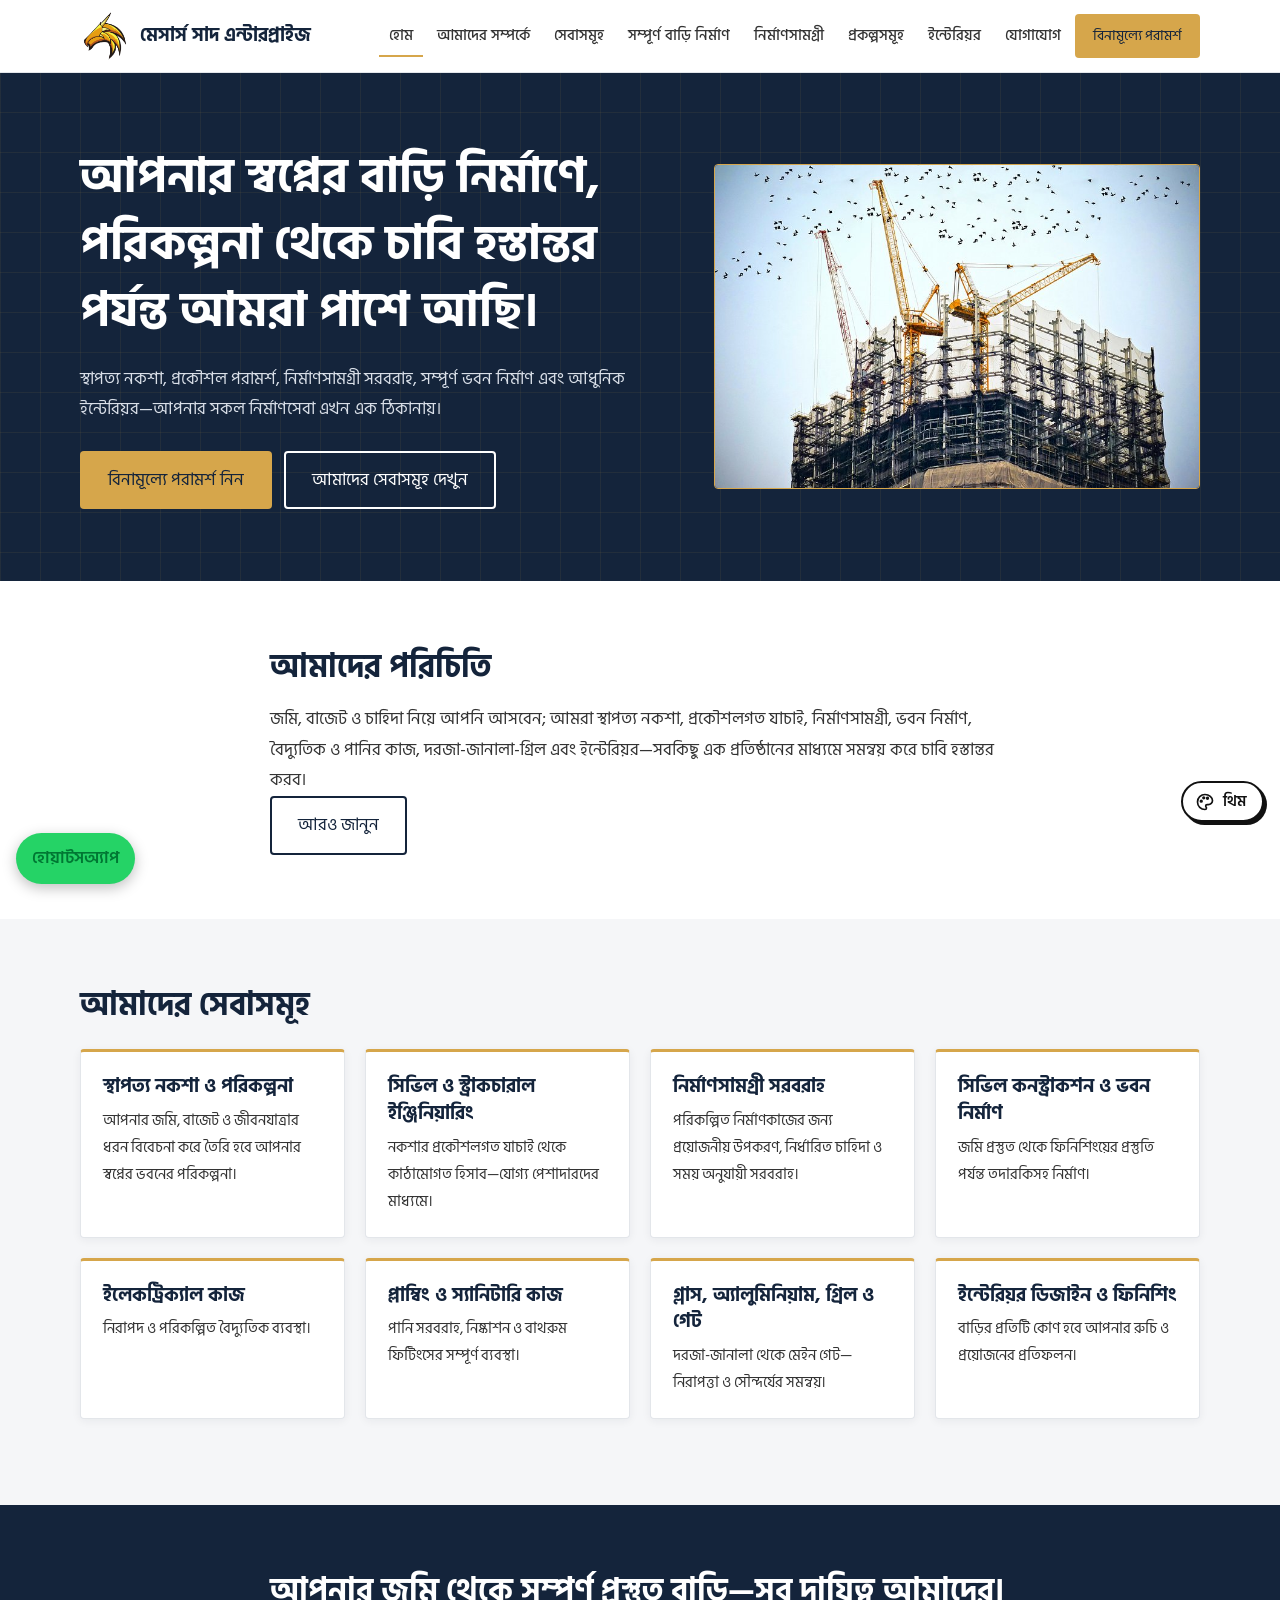
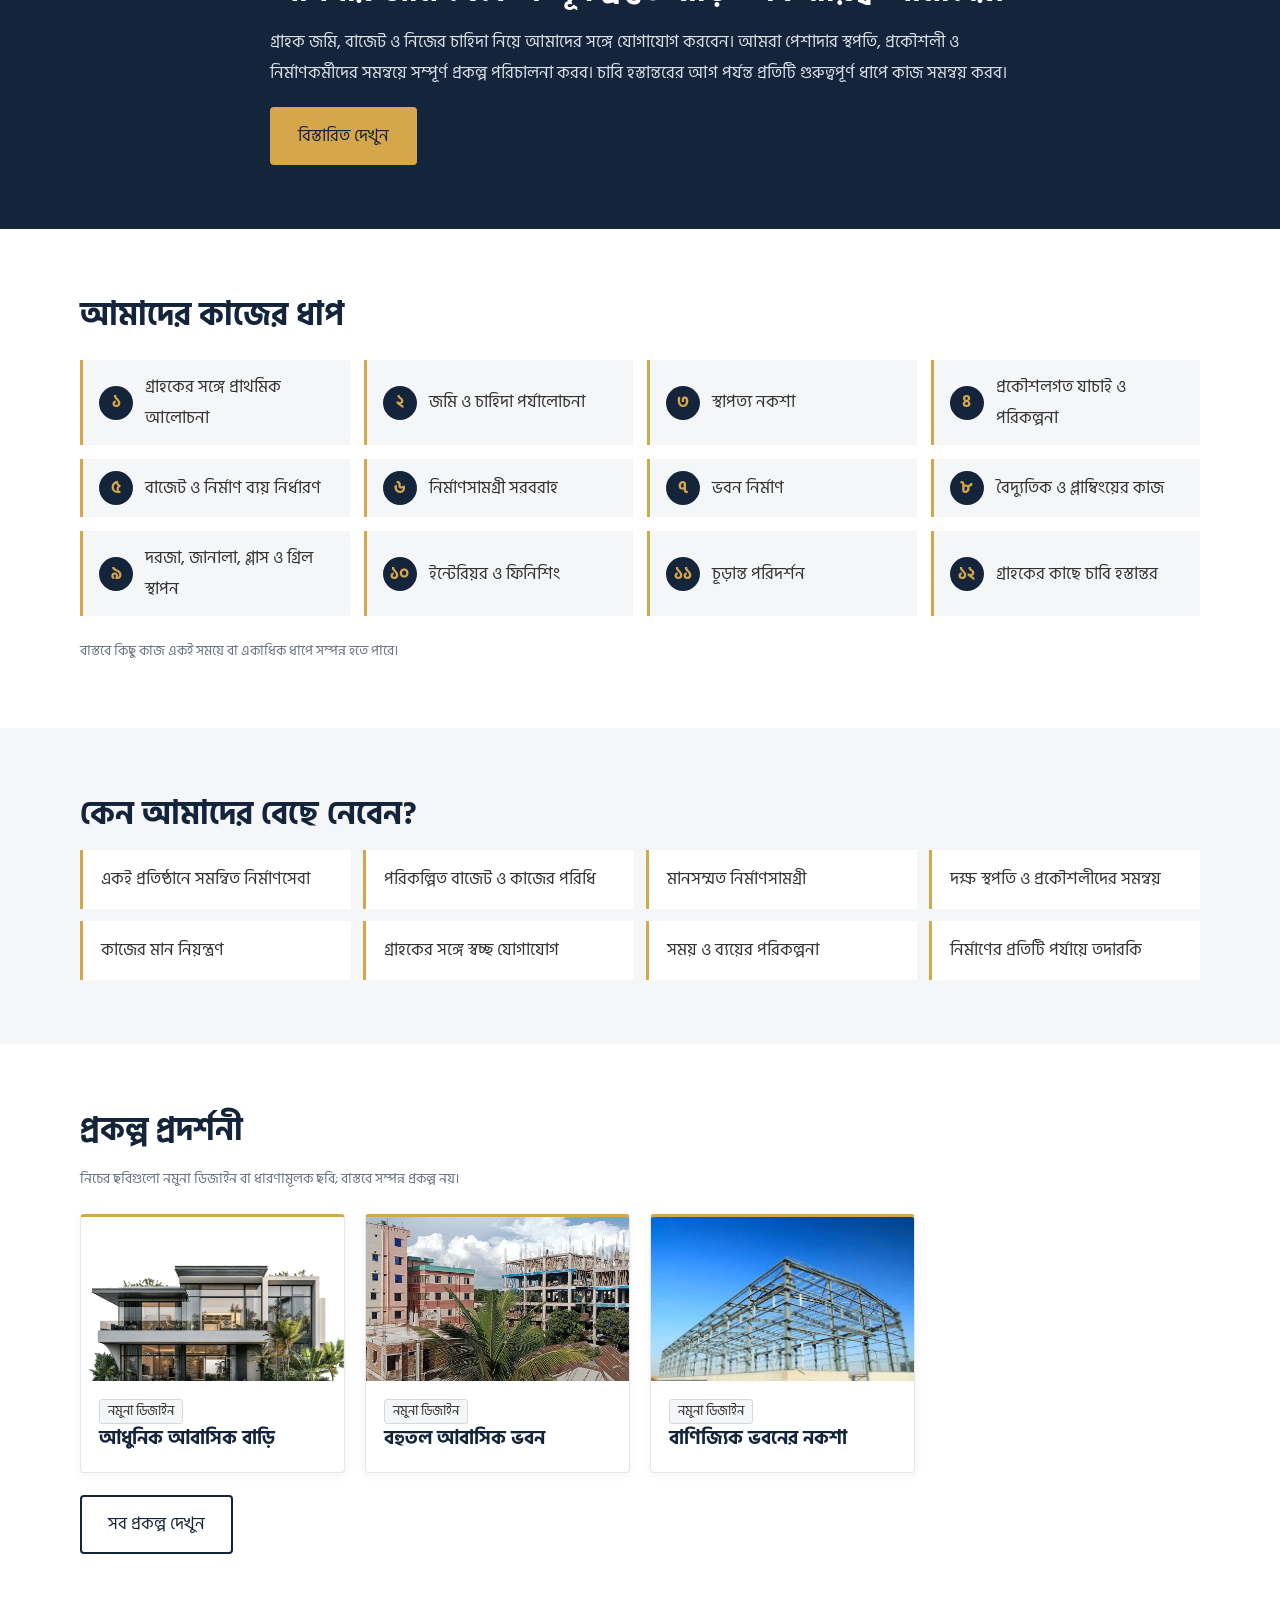
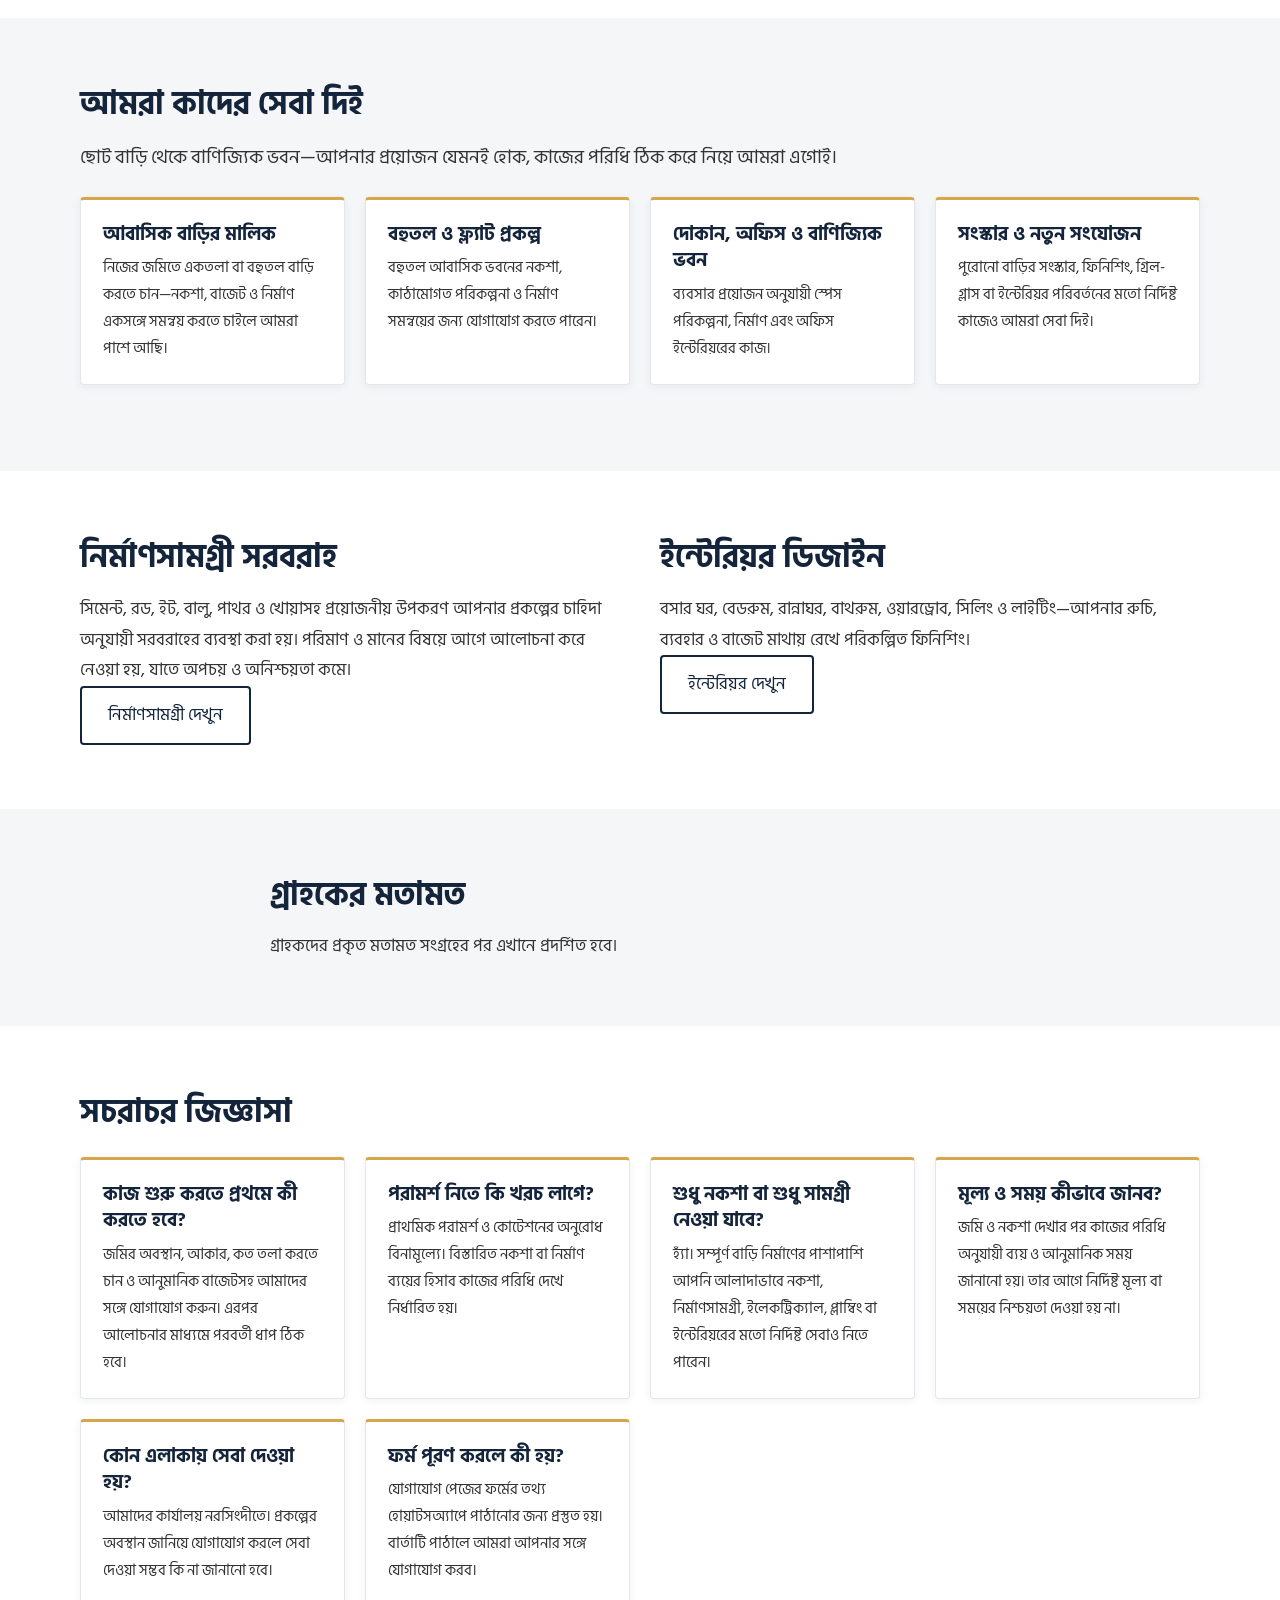
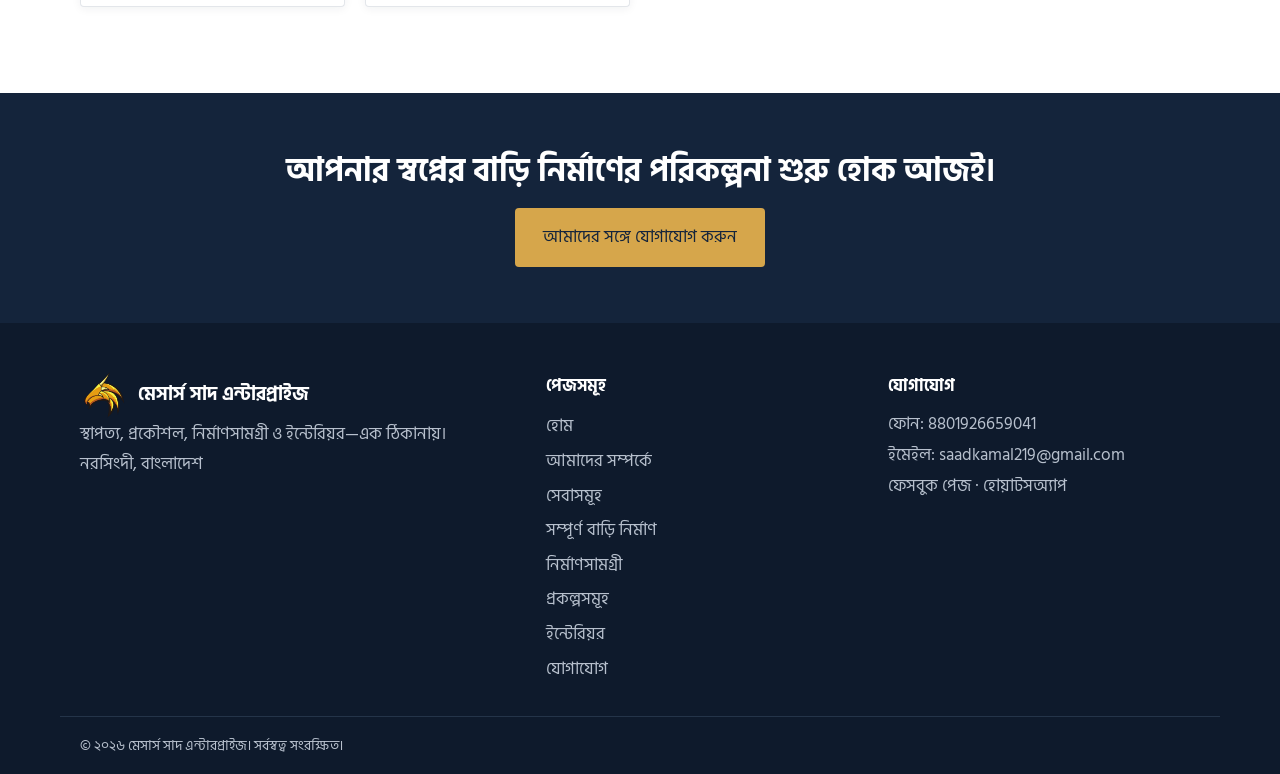
<file: index.html>
<!DOCTYPE html>
<html lang="bn">

<head>
    <meta charset="UTF-8">
    <meta name="viewport" content="width=device-width,initial-scale=1">
    <title>হোম | মেসার্স সাদ এন্টারপ্রাইজ</title>
    <meta name="description"
        content="স্থাপত্য নকশা, প্রকৌশল, নির্মাণসামগ্রী, সম্পূর্ণ বাড়ি নির্মাণ ও ইন্টেরিয়র—নরসিংদীতে আপনার সকল নির্মাণসেবা এক ঠিকানায়।">
    <meta property="og:title" content="হোম | মেসার্স সাদ এন্টারপ্রাইজ">
    <meta property="og:description"
        content="স্থাপত্য নকশা, প্রকৌশল, নির্মাণসামগ্রী, সম্পূর্ণ বাড়ি নির্মাণ ও ইন্টেরিয়র—নরসিংদীতে আপনার সকল নির্মাণসেবা এক ঠিকানায়।">
    <meta property="og:type" content="website">
    <meta property="og:locale" content="bn_BD">
    <!-- ডোমেইন পেলে নিচের লাইন চালু করুন: <link rel="canonical" href="https://আপনার-ডোমেইন/index.html"> -->
    <link rel="icon" href="images/smalllogo.png">
    <link rel="preconnect" href="https://fonts.googleapis.com">
    <link rel="preconnect" href="https://fonts.gstatic.com" crossorigin>
    <link href="https://fonts.googleapis.com/css2?family=Hind+Siliguri:wght@400;500;600;700&display=swap"
        rel="stylesheet">
    <link rel="stylesheet" href="css/style.css">
    <link rel="stylesheet" href="css/responsive.css">
    <script src="js/theme.js"></script>
    <script
        type="application/ld+json">{"@context":"https://schema.org","@type":"GeneralContractor","name":"মেসার্স সাদ এন্টারপ্রাইজ","address":{"@type":"PostalAddress","addressLocality":"নরসিংদী","addressCountry":"BD"}}</script>
</head>

<body>
    <header class="hd">
        <div class="wrap hd-in"><a class="brand" href="index.html" aria-label="হোম">
            <img src="images/mainlogo.png" alt="" width="50" height="50"><span>মেসার্স সাদ এন্টারপ্রাইজ</span></a>
            <button class="burger" aria-label="মেনু খুলুন" aria-expanded="false"><i></i><i></i><i></i></button>
            <nav class="nav" id="nav"><a href="index.html" class=on>হোম</a><a href="about.html">আমাদের সম্পর্কে</a><a
                    href="services.html">সেবাসমূহ</a><a href="complete-construction.html">সম্পূর্ণ বাড়ি নির্মাণ</a><a
                    href="materials.html">নির্মাণসামগ্রী</a><a href="projects.html">প্রকল্পসমূহ</a><a
                    href="interior.html">ইন্টেরিয়র</a><a href="contact.html">যোগাযোগ</a><a class="btn btn-gold sm"
                    href="contact.html#form">বিনামূল্যে পরামর্শ</a></nav>
        </div>
    </header>
    <main>
        <section class="hero">
            <div class="wrap">
                <div class="hero-t">
                    <h1>আপনার স্বপ্নের বাড়ি নির্মাণে, পরিকল্পনা থেকে চাবি হস্তান্তর পর্যন্ত আমরা পাশে আছি।</h1>
                    <p>স্থাপত্য নকশা, প্রকৌশল পরামর্শ, নির্মাণসামগ্রী সরবরাহ, সম্পূর্ণ ভবন নির্মাণ এবং আধুনিক
                        ইন্টেরিয়র—আপনার সকল নির্মাণসেবা এখন এক ঠিকানায়।</p>
                    <div class="bt"><a class="btn btn-gold" href="contact.html#form">বিনামূল্যে পরামর্শ নিন</a><a
                            class="btn btn-ghost" href="services.html">আমাদের সেবাসমূহ দেখুন</a></div>
                </div>
                <figure class="hero-i"><img src="images/hero.jpg" alt="আধুনিক বাড়ির নমুনা ধারণামূলক ছবি">
                    <!-- <figcaption>নমুনা ধারণামূলক ছবি</figcaption> -->
                </figure>
            </div>
        </section>
        <section class="sec">
            <div class="wrap narrow">
                <h2>আমাদের পরিচিতি</h2>
                <p>জমি, বাজেট ও চাহিদা নিয়ে আপনি আসবেন; আমরা স্থাপত্য নকশা, প্রকৌশলগত যাচাই, নির্মাণসামগ্রী, ভবন
                    নির্মাণ, বৈদ্যুতিক ও পানির কাজ, দরজা-জানালা-গ্রিল এবং ইন্টেরিয়র—সবকিছু এক প্রতিষ্ঠানের মাধ্যমে
                    সমন্বয় করে চাবি হস্তান্তর করব।</p><a class="btn btn-line" href="about.html">আরও জানুন</a>
            </div>
        </section>
        <section class="sec alt">
            <div class="wrap">
                <h2>আমাদের সেবাসমূহ</h2>
                <div class="grid"><a class="card rv" href="services.html#s1">
                        <h3>স্থাপত্য নকশা ও পরিকল্পনা</h3>
                        <p>আপনার জমি, বাজেট ও জীবনযাত্রার ধরন বিবেচনা করে তৈরি হবে আপনার স্বপ্নের ভবনের পরিকল্পনা।</p>
                    </a><a class="card rv" href="services.html#s2">
                        <h3>সিভিল ও স্ট্রাকচারাল ইঞ্জিনিয়ারিং</h3>
                        <p>নকশার প্রকৌশলগত যাচাই থেকে কাঠামোগত হিসাব—যোগ্য পেশাদারদের মাধ্যমে।</p>
                    </a><a class="card rv" href="services.html#s3">
                        <h3>নির্মাণসামগ্রী সরবরাহ</h3>
                        <p>পরিকল্পিত নির্মাণকাজের জন্য প্রয়োজনীয় উপকরণ, নির্ধারিত চাহিদা ও সময় অনুযায়ী সরবরাহ।</p>
                    </a><a class="card rv" href="services.html#s4">
                        <h3>সিভিল কনস্ট্রাকশন ও ভবন নির্মাণ</h3>
                        <p>জমি প্রস্তুত থেকে ফিনিশিংয়ের প্রস্তুতি পর্যন্ত তদারকিসহ নির্মাণ।</p>
                    </a><a class="card rv" href="services.html#s5">
                        <h3>ইলেকট্রিক্যাল কাজ</h3>
                        <p>নিরাপদ ও পরিকল্পিত বৈদ্যুতিক ব্যবস্থা।</p>
                    </a><a class="card rv" href="services.html#s6">
                        <h3>প্লাম্বিং ও স্যানিটারি কাজ</h3>
                        <p>পানি সরবরাহ, নিষ্কাশন ও বাথরুম ফিটিংসের সম্পূর্ণ ব্যবস্থা।</p>
                    </a><a class="card rv" href="services.html#s7">
                        <h3>গ্লাস, অ্যালুমিনিয়াম, গ্রিল ও গেট</h3>
                        <p>দরজা-জানালা থেকে মেইন গেট—নিরাপত্তা ও সৌন্দর্যের সমন্বয়।</p>
                    </a><a class="card rv" href="services.html#s8">
                        <h3>ইন্টেরিয়র ডিজাইন ও ফিনিশিং</h3>
                        <p>বাড়ির প্রতিটি কোণ হবে আপনার রুচি ও প্রয়োজনের প্রতিফলন।</p>
                    </a></div>
            </div>
        </section>
        <section class="sec big">
            <div class="wrap narrow">
                <h2>আপনার জমি থেকে সম্পূর্ণ প্রস্তুত বাড়ি—সব দায়িত্ব আমাদের।</h2>
                <p>গ্রাহক জমি, বাজেট ও নিজের চাহিদা নিয়ে আমাদের সঙ্গে যোগাযোগ করবেন। আমরা পেশাদার স্থপতি, প্রকৌশলী ও
                    নির্মাণকর্মীদের সমন্বয়ে সম্পূর্ণ প্রকল্প পরিচালনা করব। চাবি হস্তান্তরের আগ পর্যন্ত প্রতিটি
                    গুরুত্বপূর্ণ ধাপে কাজ সমন্বয় করব।</p><a class="btn btn-gold"
                    href="complete-construction.html">বিস্তারিত দেখুন</a>
            </div>
        </section>
        <section class="sec">
            <div class="wrap">
                <h2>আমাদের কাজের ধাপ</h2>
                <ol class="steps">
                    <li class="rv"><b>১</b><span>গ্রাহকের সঙ্গে প্রাথমিক আলোচনা</span></li>
                    <li class="rv"><b>২</b><span>জমি ও চাহিদা পর্যালোচনা</span></li>
                    <li class="rv"><b>৩</b><span>স্থাপত্য নকশা</span></li>
                    <li class="rv"><b>৪</b><span>প্রকৌশলগত যাচাই ও পরিকল্পনা</span></li>
                    <li class="rv"><b>৫</b><span>বাজেট ও নির্মাণ ব্যয় নির্ধারণ</span></li>
                    <li class="rv"><b>৬</b><span>নির্মাণসামগ্রী সরবরাহ</span></li>
                    <li class="rv"><b>৭</b><span>ভবন নির্মাণ</span></li>
                    <li class="rv"><b>৮</b><span>বৈদ্যুতিক ও প্লাম্বিংয়ের কাজ</span></li>
                    <li class="rv"><b>৯</b><span>দরজা, জানালা, গ্লাস ও গ্রিল স্থাপন</span></li>
                    <li class="rv"><b>১০</b><span>ইন্টেরিয়র ও ফিনিশিং</span></li>
                    <li class="rv"><b>১১</b><span>চূড়ান্ত পরিদর্শন</span></li>
                    <li class="rv"><b>১২</b><span>গ্রাহকের কাছে চাবি হস্তান্তর</span></li>
                </ol>
                <p class="note">বাস্তবে কিছু কাজ একই সময়ে বা একাধিক ধাপে সম্পন্ন হতে পারে।</p>
            </div>
        </section>
        <section class="sec alt">
            <div class="wrap">
                <h2>কেন আমাদের বেছে নেবেন?</h2>
                <ul class="why">
                    <li class="rv">একই প্রতিষ্ঠানে সমন্বিত নির্মাণসেবা</li>
                    <li class="rv">পরিকল্পিত বাজেট ও কাজের পরিধি</li>
                    <li class="rv">মানসম্মত নির্মাণসামগ্রী</li>
                    <li class="rv">দক্ষ স্থপতি ও প্রকৌশলীদের সমন্বয়</li>
                    <li class="rv">কাজের মান নিয়ন্ত্রণ</li>
                    <li class="rv">গ্রাহকের সঙ্গে স্বচ্ছ যোগাযোগ</li>
                    <li class="rv">সময় ও ব্যয়ের পরিকল্পনা</li>
                    <li class="rv">নির্মাণের প্রতিটি পর্যায়ে তদারকি</li>
                </ul>
            </div>
        </section>
        <section class="sec">
            <div class="wrap">
                <h2>প্রকল্প প্রদর্শনী</h2>
                <p class="note">নিচের ছবিগুলো নমুনা ডিজাইন বা ধারণামূলক ছবি; বাস্তবে সম্পন্ন প্রকল্প নয়।</p>
                <div class="grid gal">
                    <figure class="card rv"><img loading="lazy" src="images/modern.png"
                            alt="আধুনিক আবাসিক বাড়ি—নমুনা ডিজাইন">
                        <figcaption><span class="tag">নমুনা ডিজাইন</span>
                            <h3>আধুনিক আবাসিক বাড়ি</h3>
                        </figcaption>
                    </figure>
                    <figure class="card rv"><img loading="lazy" src="images/multis.webp"
                            alt="বহুতল আবাসিক ভবন—নমুনা ডিজাইন">
                        <figcaption><span class="tag">নমুনা ডিজাইন</span>
                            <h3>বহুতল আবাসিক ভবন</h3>
                        </figcaption>
                    </figure>
                    <figure class="card rv"><img loading="lazy" src="images/business.jpeg"
                            alt="বাণিজ্যিক ভবনের নকশা—নমুনা ডিজাইন">
                        <figcaption><span class="tag">নমুনা ডিজাইন</span>
                            <h3>বাণিজ্যিক ভবনের নকশা</h3>
                        </figcaption>
                    </figure>
                </div><a class="btn btn-line" href="projects.html">সব প্রকল্প দেখুন</a>
            </div>
        </section>
        <section class="sec alt"><div class="wrap"><h2>আমরা কাদের সেবা দিই</h2><p class='lead'>ছোট বাড়ি থেকে বাণিজ্যিক ভবন—আপনার প্রয়োজন যেমনই হোক, কাজের পরিধি ঠিক করে নিয়ে আমরা এগোই।</p><div class="grid"><div class="card rv"><h3>আবাসিক বাড়ির মালিক</h3><p>নিজের জমিতে একতলা বা বহুতল বাড়ি করতে চান—নকশা, বাজেট ও নির্মাণ একসঙ্গে সমন্বয় করতে চাইলে আমরা পাশে আছি।</p></div><div class="card rv"><h3>বহুতল ও ফ্ল্যাট প্রকল্প</h3><p>বহুতল আবাসিক ভবনের নকশা, কাঠামোগত পরিকল্পনা ও নির্মাণ সমন্বয়ের জন্য যোগাযোগ করতে পারেন।</p></div><div class="card rv"><h3>দোকান, অফিস ও বাণিজ্যিক ভবন</h3><p>ব্যবসার প্রয়োজন অনুযায়ী স্পেস পরিকল্পনা, নির্মাণ এবং অফিস ইন্টেরিয়রের কাজ।</p></div><div class="card rv"><h3>সংস্কার ও নতুন সংযোজন</h3><p>পুরোনো বাড়ির সংস্কার, ফিনিশিং, গ্রিল-গ্লাস বা ইন্টেরিয়র পরিবর্তনের মতো নির্দিষ্ট কাজেও আমরা সেবা দিই।</p></div></div></div></section>
<section class="sec"><div class="wrap"><div class="two"><div><h2>নির্মাণসামগ্রী সরবরাহ</h2><p>সিমেন্ট, রড, ইট, বালু, পাথর ও খোয়াসহ প্রয়োজনীয় উপকরণ আপনার প্রকল্পের চাহিদা অনুযায়ী সরবরাহের ব্যবস্থা করা হয়। পরিমাণ ও মানের বিষয়ে আগে আলোচনা করে নেওয়া হয়, যাতে অপচয় ও অনিশ্চয়তা কমে।</p><a class="btn btn-line" href="materials.html">নির্মাণসামগ্রী দেখুন</a></div><div><h2>ইন্টেরিয়র ডিজাইন</h2><p>বসার ঘর, বেডরুম, রান্নাঘর, বাথরুম, ওয়ারড্রোব, সিলিং ও লাইটিং—আপনার রুচি, ব্যবহার ও বাজেট মাথায় রেখে পরিকল্পিত ফিনিশিং।</p><a class="btn btn-line" href="interior.html">ইন্টেরিয়র দেখুন</a></div></div></div></section>
<section class="sec alt">
            <div class="wrap narrow">
                <h2>গ্রাহকের মতামত</h2>
                <p>গ্রাহকদের প্রকৃত মতামত সংগ্রহের পর এখানে প্রদর্শিত হবে।</p>
            </div>
        </section>
        <section class="sec"><div class="wrap"><h2>সচরাচর জিজ্ঞাসা</h2><div class="grid"><div class="card rv"><h3>কাজ শুরু করতে প্রথমে কী করতে হবে?</h3><p>জমির অবস্থান, আকার, কত তলা করতে চান ও আনুমানিক বাজেটসহ আমাদের সঙ্গে যোগাযোগ করুন। এরপর আলোচনার মাধ্যমে পরবর্তী ধাপ ঠিক হবে।</p></div><div class="card rv"><h3>পরামর্শ নিতে কি খরচ লাগে?</h3><p>প্রাথমিক পরামর্শ ও কোটেশনের অনুরোধ বিনামূল্যে। বিস্তারিত নকশা বা নির্মাণ ব্যয়ের হিসাব কাজের পরিধি দেখে নির্ধারিত হয়।</p></div><div class="card rv"><h3>শুধু নকশা বা শুধু সামগ্রী নেওয়া যাবে?</h3><p>হ্যাঁ। সম্পূর্ণ বাড়ি নির্মাণের পাশাপাশি আপনি আলাদাভাবে নকশা, নির্মাণসামগ্রী, ইলেকট্রিক্যাল, প্লাম্বিং বা ইন্টেরিয়রের মতো নির্দিষ্ট সেবাও নিতে পারেন।</p></div><div class="card rv"><h3>মূল্য ও সময় কীভাবে জানব?</h3><p>জমি ও নকশা দেখার পর কাজের পরিধি অনুযায়ী ব্যয় ও আনুমানিক সময় জানানো হয়। তার আগে নির্দিষ্ট মূল্য বা সময়ের নিশ্চয়তা দেওয়া হয় না।</p></div><div class="card rv"><h3>কোন এলাকায় সেবা দেওয়া হয়?</h3><p>আমাদের কার্যালয় নরসিংদীতে। প্রকল্পের অবস্থান জানিয়ে যোগাযোগ করলে সেবা দেওয়া সম্ভব কি না জানানো হবে।</p></div><div class="card rv"><h3>ফর্ম পূরণ করলে কী হয়?</h3><p>যোগাযোগ পেজের ফর্মের তথ্য হোয়াটসঅ্যাপে পাঠানোর জন্য প্রস্তুত হয়। বার্তাটি পাঠালে আমরা আপনার সঙ্গে যোগাযোগ করব।</p></div></div></div></section>
<section class="cta">
            <div class="wrap">
                <h2>আপনার স্বপ্নের বাড়ি নির্মাণের পরিকল্পনা শুরু হোক আজই।</h2><a class="btn btn-gold"
                    href="contact.html#form">আমাদের সঙ্গে যোগাযোগ করুন</a>
            </div>
        </section>
    </main>
    <footer class="ft">
        <div class="wrap fg">
            <div>
                <div class="brand w">
                    <img src="images/mainlogo.png" alt="" width="48" height="48">
                    <span>মেসার্স সাদ এন্টারপ্রাইজ</span></div>
                <p>স্থাপত্য, প্রকৌশল, নির্মাণসামগ্রী ও ইন্টেরিয়র—এক ঠিকানায়।<br>নরসিংদী, বাংলাদেশ</p>
            </div>
            <div>
                <h4>পেজসমূহ</h4><a href="index.html">হোম</a><a href="about.html">আমাদের সম্পর্কে</a><a
                    href="services.html">সেবাসমূহ</a><a href="complete-construction.html">সম্পূর্ণ বাড়ি নির্মাণ</a><a
                    href="materials.html">নির্মাণসামগ্রী</a><a href="projects.html">প্রকল্পসমূহ</a><a
                    href="interior.html">ইন্টেরিয়র</a><a href="contact.html">যোগাযোগ</a>
            </div>
            <div>
                <h4>যোগাযোগ</h4>
                <p>ফোন: <span data-c="phone">[ফোন নম্বর যুক্ত করুন]</span></p>
                <p>ইমেইল: <span data-c="email">[ইমেইল যুক্ত করুন]</span></p>
                <p><a data-c="facebook" href="contact.html">ফেসবুক পেজ</a> · <a data-c="wa"
                        href="contact.html">হোয়াটসঅ্যাপ</a></p>
            </div>
        </div>
        <div class="wrap cp">© ২০২৬ মেসার্স সাদ এন্টারপ্রাইজ। সর্বস্বত্ব সংরক্ষিত।</div>
    </footer>
    <a class="wa-fab" data-c="wa" href="contact.html" aria-label="হোয়াটসঅ্যাপে যোগাযোগ">হোয়াটসঅ্যাপ</a><button
        class="top" aria-label="উপরে যান">↑</button>
    <div class="lb" hidden><img alt=""><button aria-label="বন্ধ করুন">✕</button></div>
    <script src="js/script.js"></script>
</body>

</html>
</file>
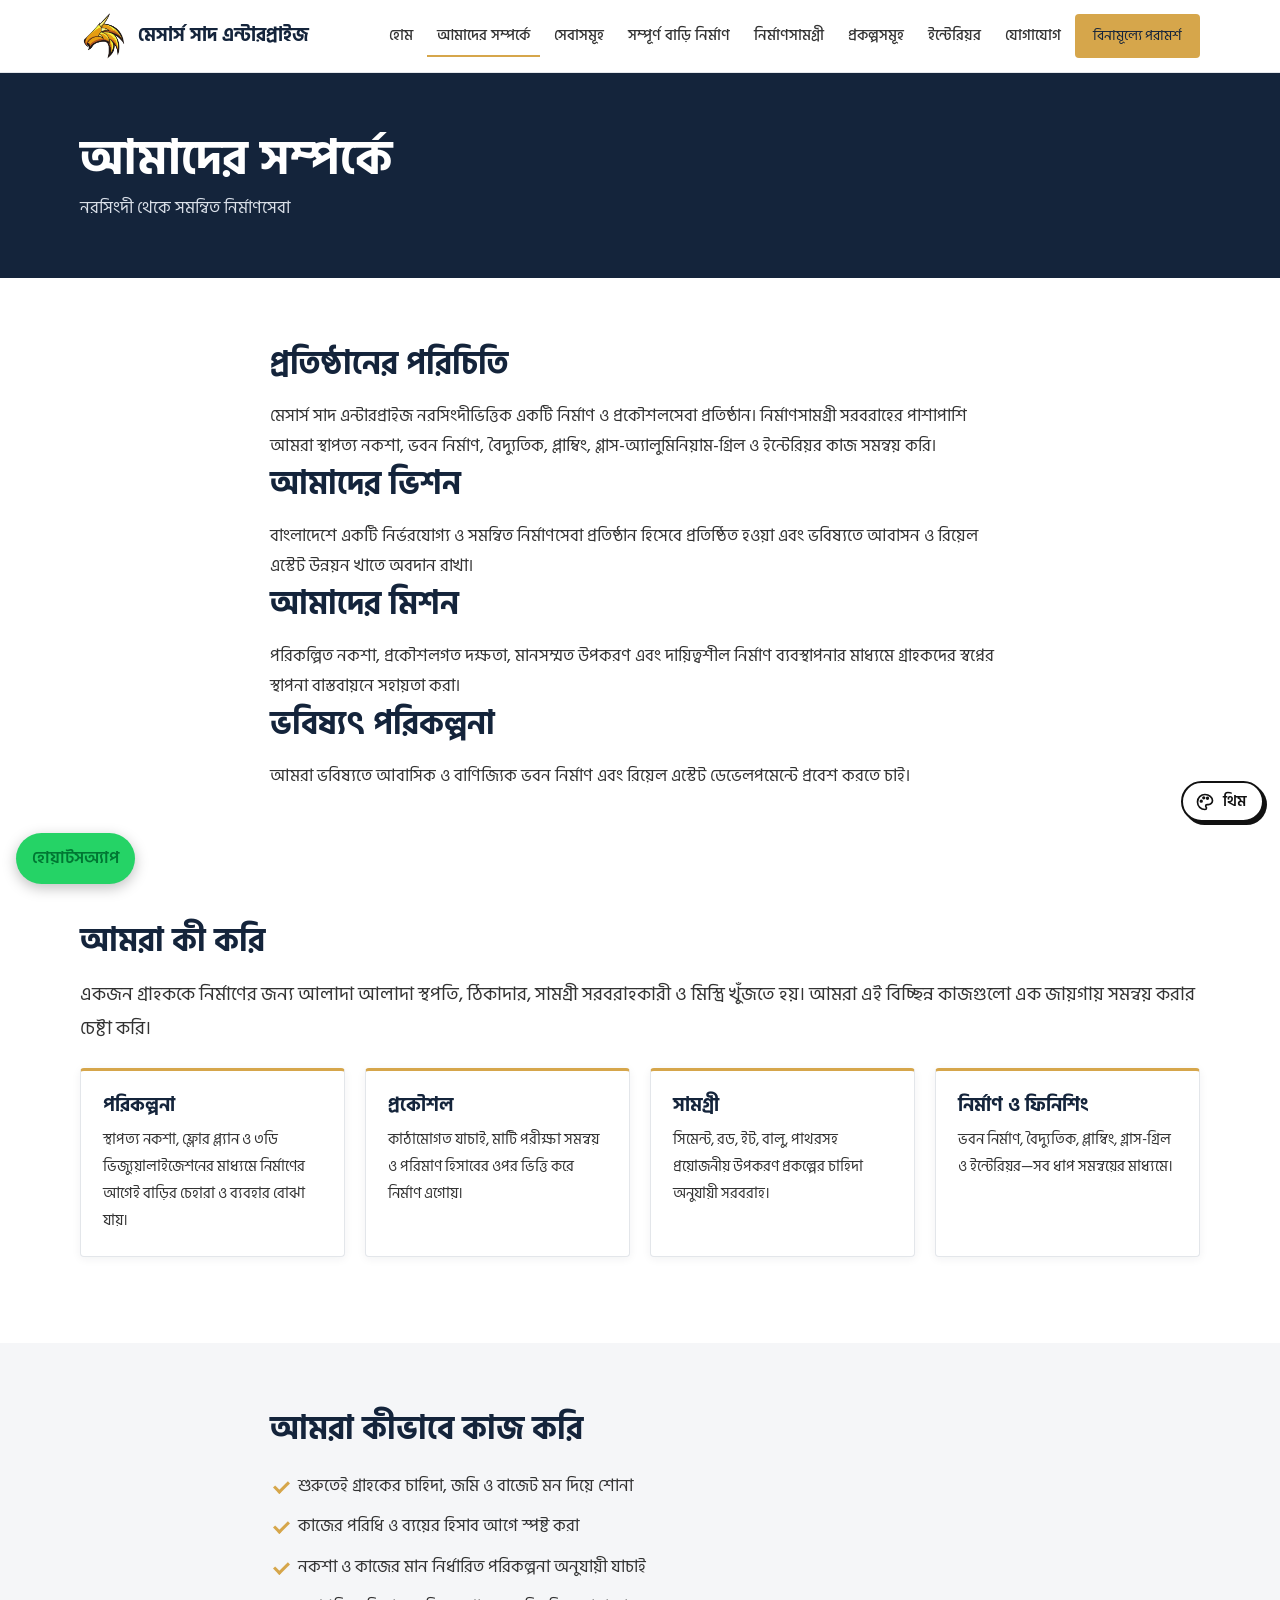
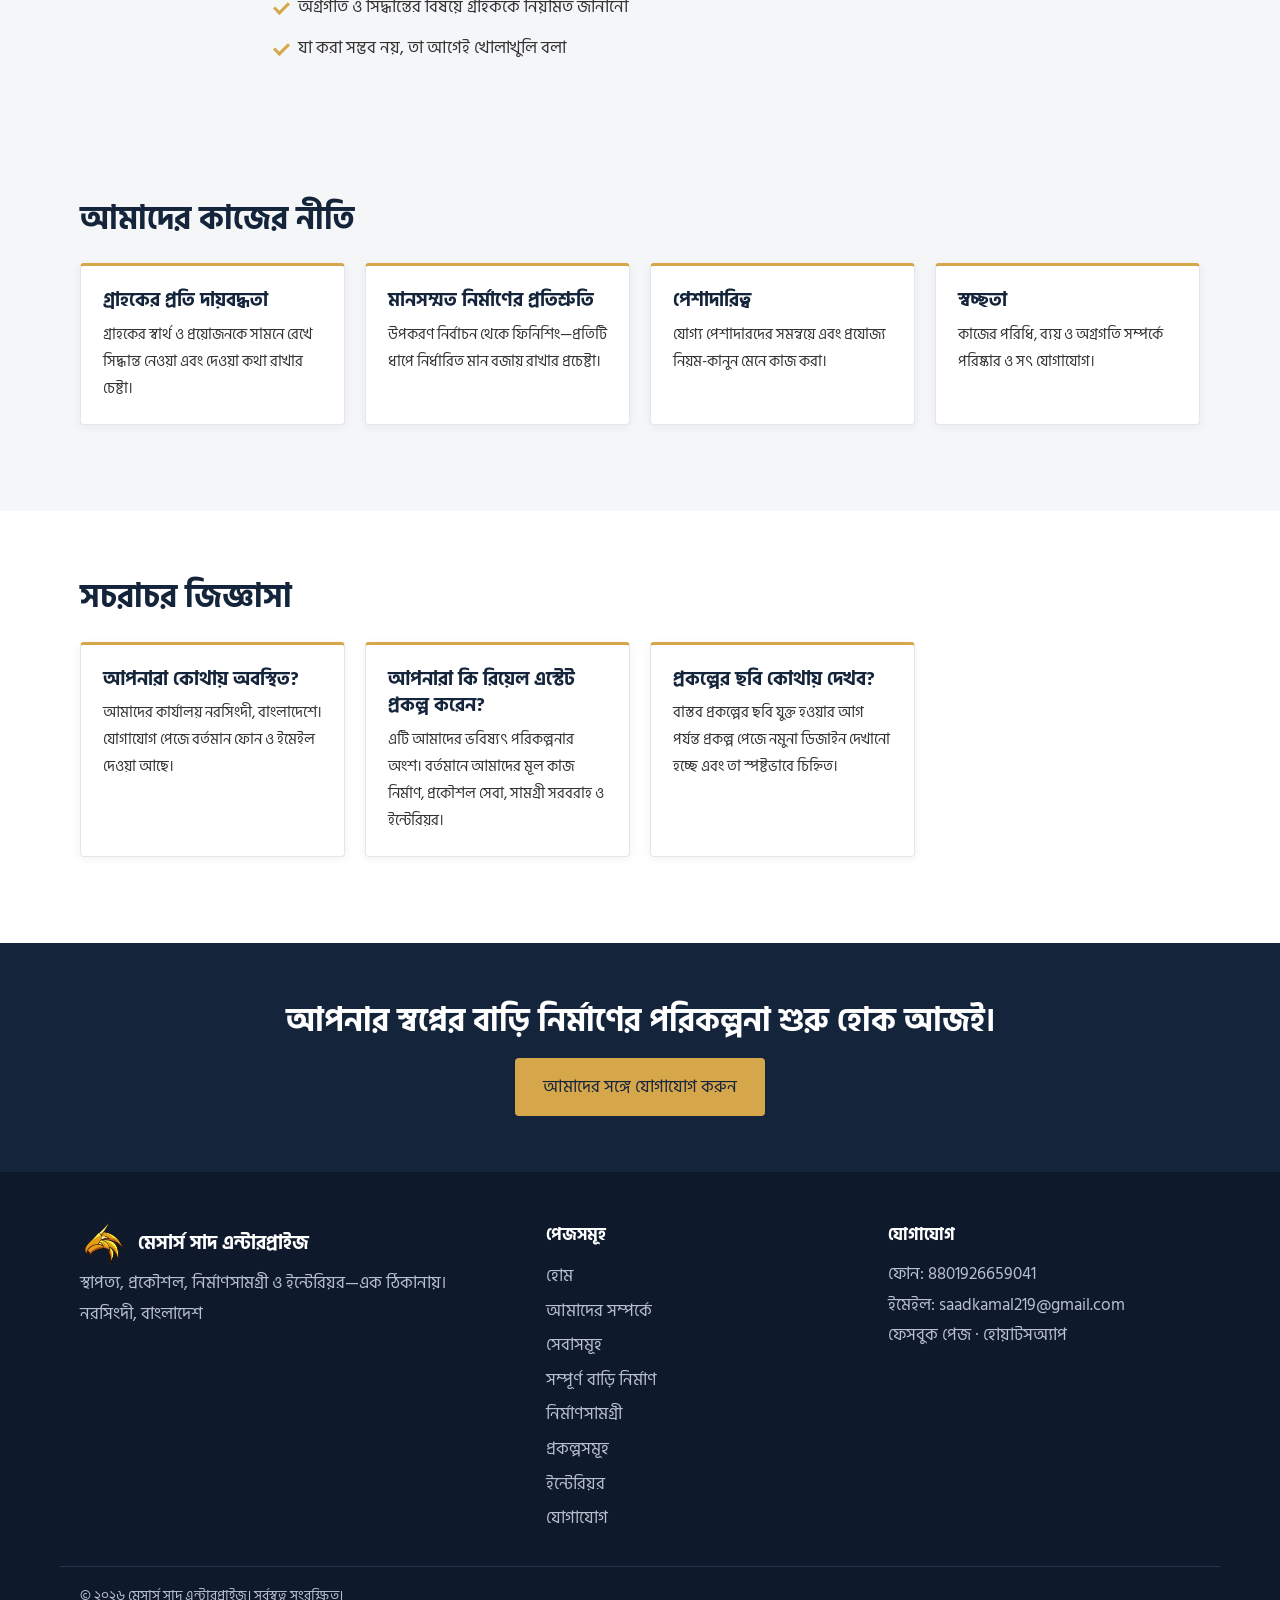
<file: about.html>
<!DOCTYPE html>
<html lang="bn">

<head>
    <meta charset="UTF-8">
    <meta name="viewport" content="width=device-width,initial-scale=1">
    <title>আমাদের সম্পর্কে | মেসার্স সাদ এন্টারপ্রাইজ</title>
    <meta name="description" content="মেসার্স সাদ এন্টারপ্রাইজের পরিচিতি, লক্ষ্য, ভিশন ও কাজের নীতি।">
    <meta property="og:title" content="আমাদের সম্পর্কে | মেসার্স সাদ এন্টারপ্রাইজ">
    <meta property="og:description" content="মেসার্স সাদ এন্টারপ্রাইজের পরিচিতি, লক্ষ্য, ভিশন ও কাজের নীতি।">
    <meta property="og:type" content="website">
    <meta property="og:locale" content="bn_BD">
    <!-- ডোমেইন পেলে নিচের লাইন চালু করুন: <link rel="canonical" href="https://আপনার-ডোমেইন/about.html"> -->
     <link rel="icon" href="images/smalllogo.png">
    <link rel="icon" href="images/favicon.svg" type="image/svg+xml">
    <link rel="preconnect" href="https://fonts.googleapis.com">
    <link rel="preconnect" href="https://fonts.gstatic.com" crossorigin>
    <link href="https://fonts.googleapis.com/css2?family=Hind+Siliguri:wght@400;500;600;700&display=swap"
        rel="stylesheet">
    <link rel="stylesheet" href="css/style.css">
    <link rel="stylesheet" href="css/responsive.css">
    <script src="js/theme.js"></script>
    <script
        type="application/ld+json">{"@context":"https://schema.org","@type":"GeneralContractor","name":"মেসার্স সাদ এন্টারপ্রাইজ","address":{"@type":"PostalAddress","addressLocality":"নরসিংদী","addressCountry":"BD"}}</script>
</head>

<body>
    <header class="hd">
        <div class="wrap hd-in"><a class="brand" href="index.html" aria-label="হোম">
            <img src="images/mainlogo.png" alt="" width="48" height="48">
            <span>মেসার্স সাদ এন্টারপ্রাইজ</span></a>
            <button class="burger" aria-label="মেনু খুলুন" aria-expanded="false"><i></i><i></i><i></i></button>
            <nav class="nav" id="nav"><a href="index.html">হোম</a><a href="about.html" class=on>আমাদের সম্পর্কে</a><a
                    href="services.html">সেবাসমূহ</a><a href="complete-construction.html">সম্পূর্ণ বাড়ি নির্মাণ</a><a
                    href="materials.html">নির্মাণসামগ্রী</a><a href="projects.html">প্রকল্পসমূহ</a><a
                    href="interior.html">ইন্টেরিয়র</a><a href="contact.html">যোগাযোগ</a><a class="btn btn-gold sm"
                    href="contact.html#form">বিনামূল্যে পরামর্শ</a></nav>
        </div>
    </header>
    <main>
        <section class="ph">
            <div class="wrap">
                <h1>আমাদের সম্পর্কে</h1>
                <p>নরসিংদী থেকে সমন্বিত নির্মাণসেবা</p>
            </div>
        </section>
        <section class="sec">
            <div class="wrap narrow">
                <h2>প্রতিষ্ঠানের পরিচিতি</h2>
                <p>মেসার্স সাদ এন্টারপ্রাইজ নরসিংদীভিত্তিক একটি নির্মাণ ও প্রকৌশলসেবা প্রতিষ্ঠান। নির্মাণসামগ্রী
                    সরবরাহের পাশাপাশি আমরা স্থাপত্য নকশা, ভবন নির্মাণ, বৈদ্যুতিক, প্লাম্বিং, গ্লাস-অ্যালুমিনিয়াম-গ্রিল
                    ও ইন্টেরিয়র কাজ সমন্বয় করি।</p>
                <h2>আমাদের ভিশন</h2>
                <p>বাংলাদেশে একটি নির্ভরযোগ্য ও সমন্বিত নির্মাণসেবা প্রতিষ্ঠান হিসেবে প্রতিষ্ঠিত হওয়া এবং ভবিষ্যতে
                    আবাসন ও রিয়েল এস্টেট উন্নয়ন খাতে অবদান রাখা।</p>
                <h2>আমাদের মিশন</h2>
                <p>পরিকল্পিত নকশা, প্রকৌশলগত দক্ষতা, মানসম্মত উপকরণ এবং দায়িত্বশীল নির্মাণ ব্যবস্থাপনার মাধ্যমে
                    গ্রাহকদের স্বপ্নের স্থাপনা বাস্তবায়নে সহায়তা করা।</p>
                <h2>ভবিষ্যৎ পরিকল্পনা</h2>
                <p>আমরা ভবিষ্যতে আবাসিক ও বাণিজ্যিক ভবন নির্মাণ এবং রিয়েল এস্টেট ডেভেলপমেন্টে প্রবেশ করতে চাই।</p>
            </div>
        </section>
        <section class="sec"><div class="wrap"><h2>আমরা কী করি</h2><p class='lead'>একজন গ্রাহককে নির্মাণের জন্য আলাদা আলাদা স্থপতি, ঠিকাদার, সামগ্রী সরবরাহকারী ও মিস্ত্রি খুঁজতে হয়। আমরা এই বিচ্ছিন্ন কাজগুলো এক জায়গায় সমন্বয় করার চেষ্টা করি।</p><div class="grid"><div class="card rv"><h3>পরিকল্পনা</h3><p>স্থাপত্য নকশা, ফ্লোর প্ল্যান ও ৩ডি ভিজ্যুয়ালাইজেশনের মাধ্যমে নির্মাণের আগেই বাড়ির চেহারা ও ব্যবহার বোঝা যায়।</p></div><div class="card rv"><h3>প্রকৌশল</h3><p>কাঠামোগত যাচাই, মাটি পরীক্ষা সমন্বয় ও পরিমাণ হিসাবের ওপর ভিত্তি করে নির্মাণ এগোয়।</p></div><div class="card rv"><h3>সামগ্রী</h3><p>সিমেন্ট, রড, ইট, বালু, পাথরসহ প্রয়োজনীয় উপকরণ প্রকল্পের চাহিদা অনুযায়ী সরবরাহ।</p></div><div class="card rv"><h3>নির্মাণ ও ফিনিশিং</h3><p>ভবন নির্মাণ, বৈদ্যুতিক, প্লাম্বিং, গ্লাস-গ্রিল ও ইন্টেরিয়র—সব ধাপ সমন্বয়ের মাধ্যমে।</p></div></div></div></section>
<section class="sec alt"><div class="wrap narrow"><h2>আমরা কীভাবে কাজ করি</h2><ul class="chk"><li>শুরুতেই গ্রাহকের চাহিদা, জমি ও বাজেট মন দিয়ে শোনা</li><li>কাজের পরিধি ও ব্যয়ের হিসাব আগে স্পষ্ট করা</li><li>নকশা ও কাজের মান নির্ধারিত পরিকল্পনা অনুযায়ী যাচাই</li><li>অগ্রগতি ও সিদ্ধান্তের বিষয়ে গ্রাহককে নিয়মিত জানানো</li><li>যা করা সম্ভব নয়, তা আগেই খোলাখুলি বলা</li></ul></div></section>
<section class="sec alt">
            <div class="wrap">
                <h2>আমাদের কাজের নীতি</h2>
                <div class="grid"><div class="card rv"><h3>গ্রাহকের প্রতি দায়বদ্ধতা</h3><p>গ্রাহকের স্বার্থ ও প্রয়োজনকে সামনে রেখে সিদ্ধান্ত নেওয়া এবং দেওয়া কথা রাখার চেষ্টা।</p></div><div class="card rv"><h3>মানসম্মত নির্মাণের প্রতিশ্রুতি</h3><p>উপকরণ নির্বাচন থেকে ফিনিশিং—প্রতিটি ধাপে নির্ধারিত মান বজায় রাখার প্রচেষ্টা।</p></div><div class="card rv"><h3>পেশাদারিত্ব</h3><p>যোগ্য পেশাদারদের সমন্বয়ে এবং প্রযোজ্য নিয়ম-কানুন মেনে কাজ করা।</p></div><div class="card rv"><h3>স্বচ্ছতা</h3><p>কাজের পরিধি, ব্যয় ও অগ্রগতি সম্পর্কে পরিষ্কার ও সৎ যোগাযোগ।</p></div></div>
            </div>
        </section>
        <section class="sec"><div class="wrap"><h2>সচরাচর জিজ্ঞাসা</h2><div class="grid"><div class="card rv"><h3>আপনারা কোথায় অবস্থিত?</h3><p>আমাদের কার্যালয় নরসিংদী, বাংলাদেশে। যোগাযোগ পেজে বর্তমান ফোন ও ইমেইল দেওয়া আছে।</p></div><div class="card rv"><h3>আপনারা কি রিয়েল এস্টেট প্রকল্প করেন?</h3><p>এটি আমাদের ভবিষ্যৎ পরিকল্পনার অংশ। বর্তমানে আমাদের মূল কাজ নির্মাণ, প্রকৌশল সেবা, সামগ্রী সরবরাহ ও ইন্টেরিয়র।</p></div><div class="card rv"><h3>প্রকল্পের ছবি কোথায় দেখব?</h3><p>বাস্তব প্রকল্পের ছবি যুক্ত হওয়ার আগ পর্যন্ত প্রকল্প পেজে নমুনা ডিজাইন দেখানো হচ্ছে এবং তা স্পষ্টভাবে চিহ্নিত।</p></div></div></div></section>
<section class="cta">
            <div class="wrap">
                <h2>আপনার স্বপ্নের বাড়ি নির্মাণের পরিকল্পনা শুরু হোক আজই।</h2><a class="btn btn-gold"
                    href="contact.html#form">আমাদের সঙ্গে যোগাযোগ করুন</a>
            </div>
        </section>
    </main>
    <footer class="ft">
        <div class="wrap fg">
            <div>
                <div class="brand w">
                    <img src="images/mainlogo.png" alt="" width="48" height="48"><span>মেসার্স সাদ এন্টারপ্রাইজ</span></div>
                <p>স্থাপত্য, প্রকৌশল, নির্মাণসামগ্রী ও ইন্টেরিয়র—এক ঠিকানায়।<br>নরসিংদী, বাংলাদেশ</p>
            </div>
            <div>
                <h4>পেজসমূহ</h4><a href="index.html">হোম</a><a href="about.html">আমাদের সম্পর্কে</a><a
                    href="services.html">সেবাসমূহ</a><a href="complete-construction.html">সম্পূর্ণ বাড়ি নির্মাণ</a><a
                    href="materials.html">নির্মাণসামগ্রী</a><a href="projects.html">প্রকল্পসমূহ</a><a
                    href="interior.html">ইন্টেরিয়র</a><a href="contact.html">যোগাযোগ</a>
            </div>
            <div>
                <h4>যোগাযোগ</h4>
                <p>ফোন: <span data-c="phone">[ফোন নম্বর যুক্ত করুন]</span></p>
                <p>ইমেইল: <span data-c="email">[ইমেইল যুক্ত করুন]</span></p>
                <p><a data-c="facebook" href="contact.html">ফেসবুক পেজ</a> · <a data-c="wa"
                        href="contact.html">হোয়াটসঅ্যাপ</a></p>
            </div>
        </div>
        <div class="wrap cp">© ২০২৬ মেসার্স সাদ এন্টারপ্রাইজ। সর্বস্বত্ব সংরক্ষিত।</div>
    </footer>
    <a class="wa-fab" data-c="wa" href="contact.html" aria-label="হোয়াটসঅ্যাপে যোগাযোগ">হোয়াটসঅ্যাপ</a><button
        class="top" aria-label="উপরে যান">↑</button>
    <div class="lb" hidden><img alt=""><button aria-label="বন্ধ করুন">✕</button></div>
    <script src="js/script.js"></script>
</body>

</html>
</file>
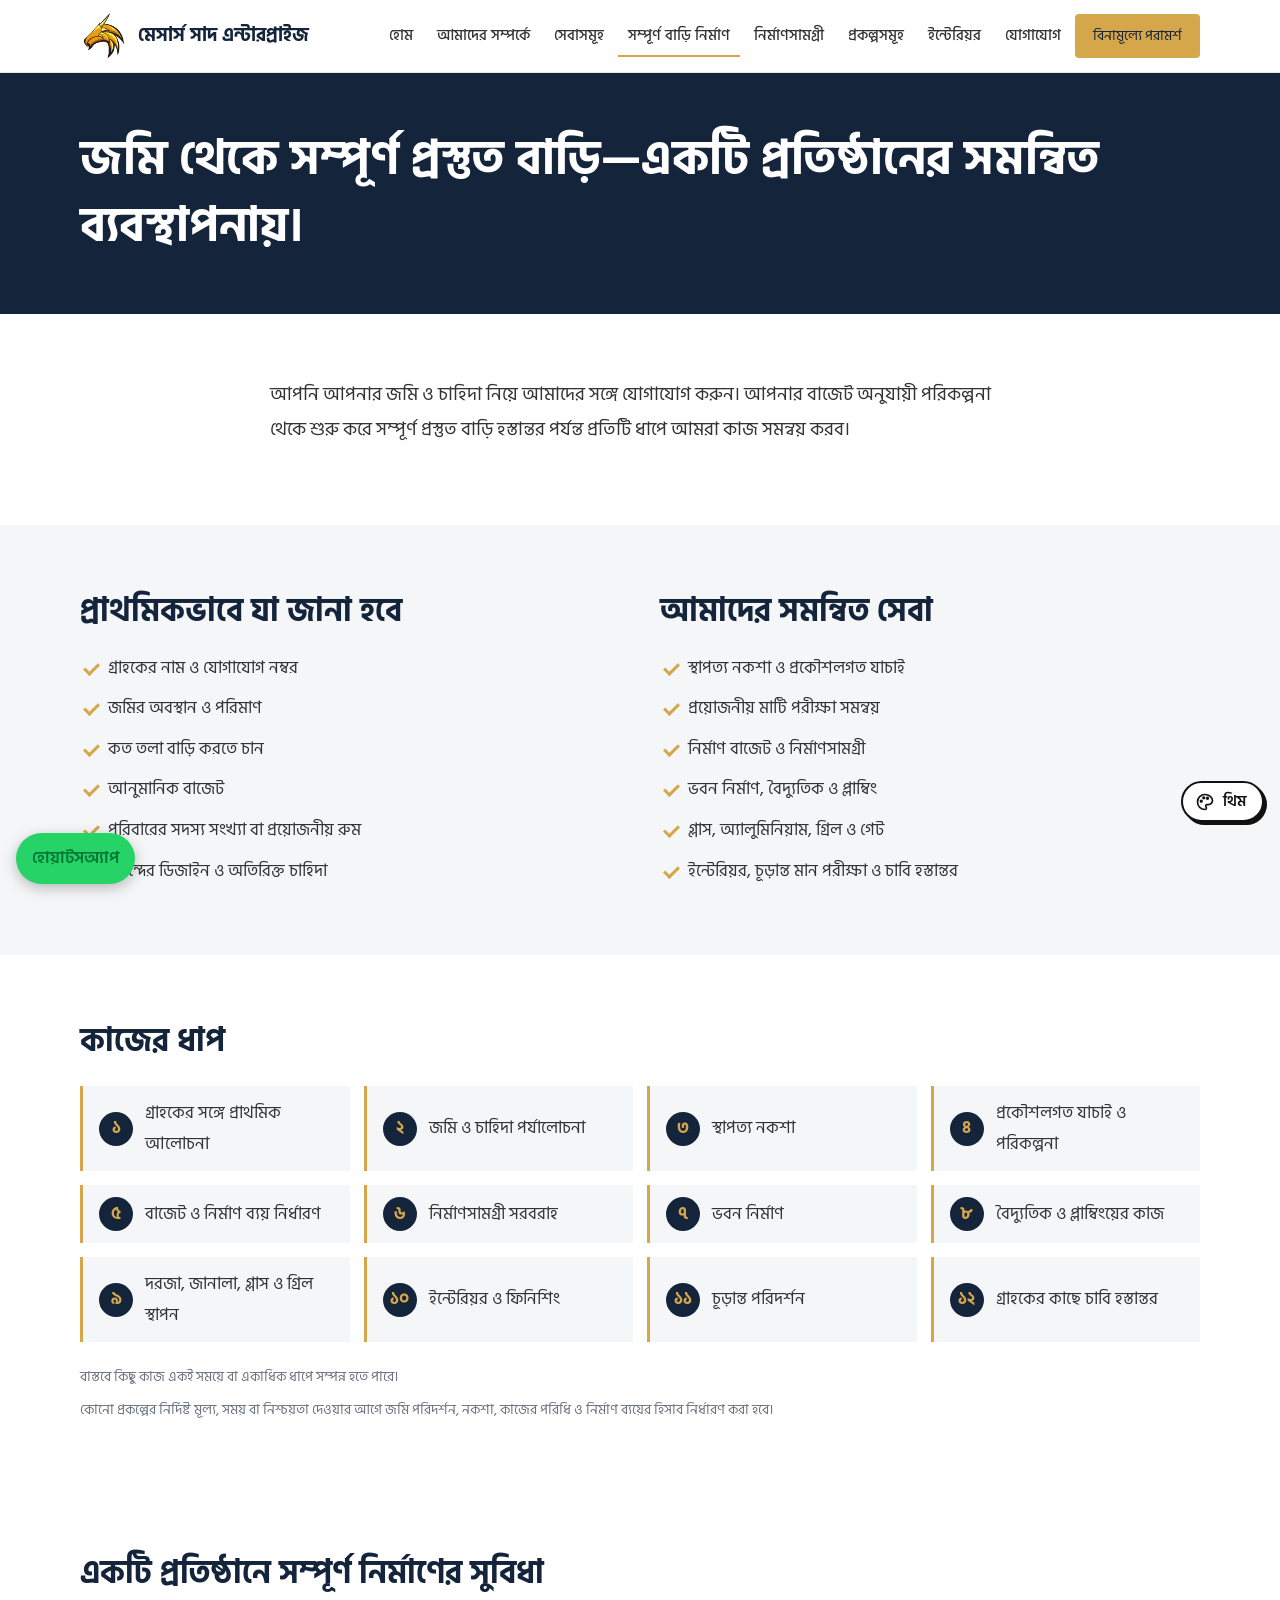
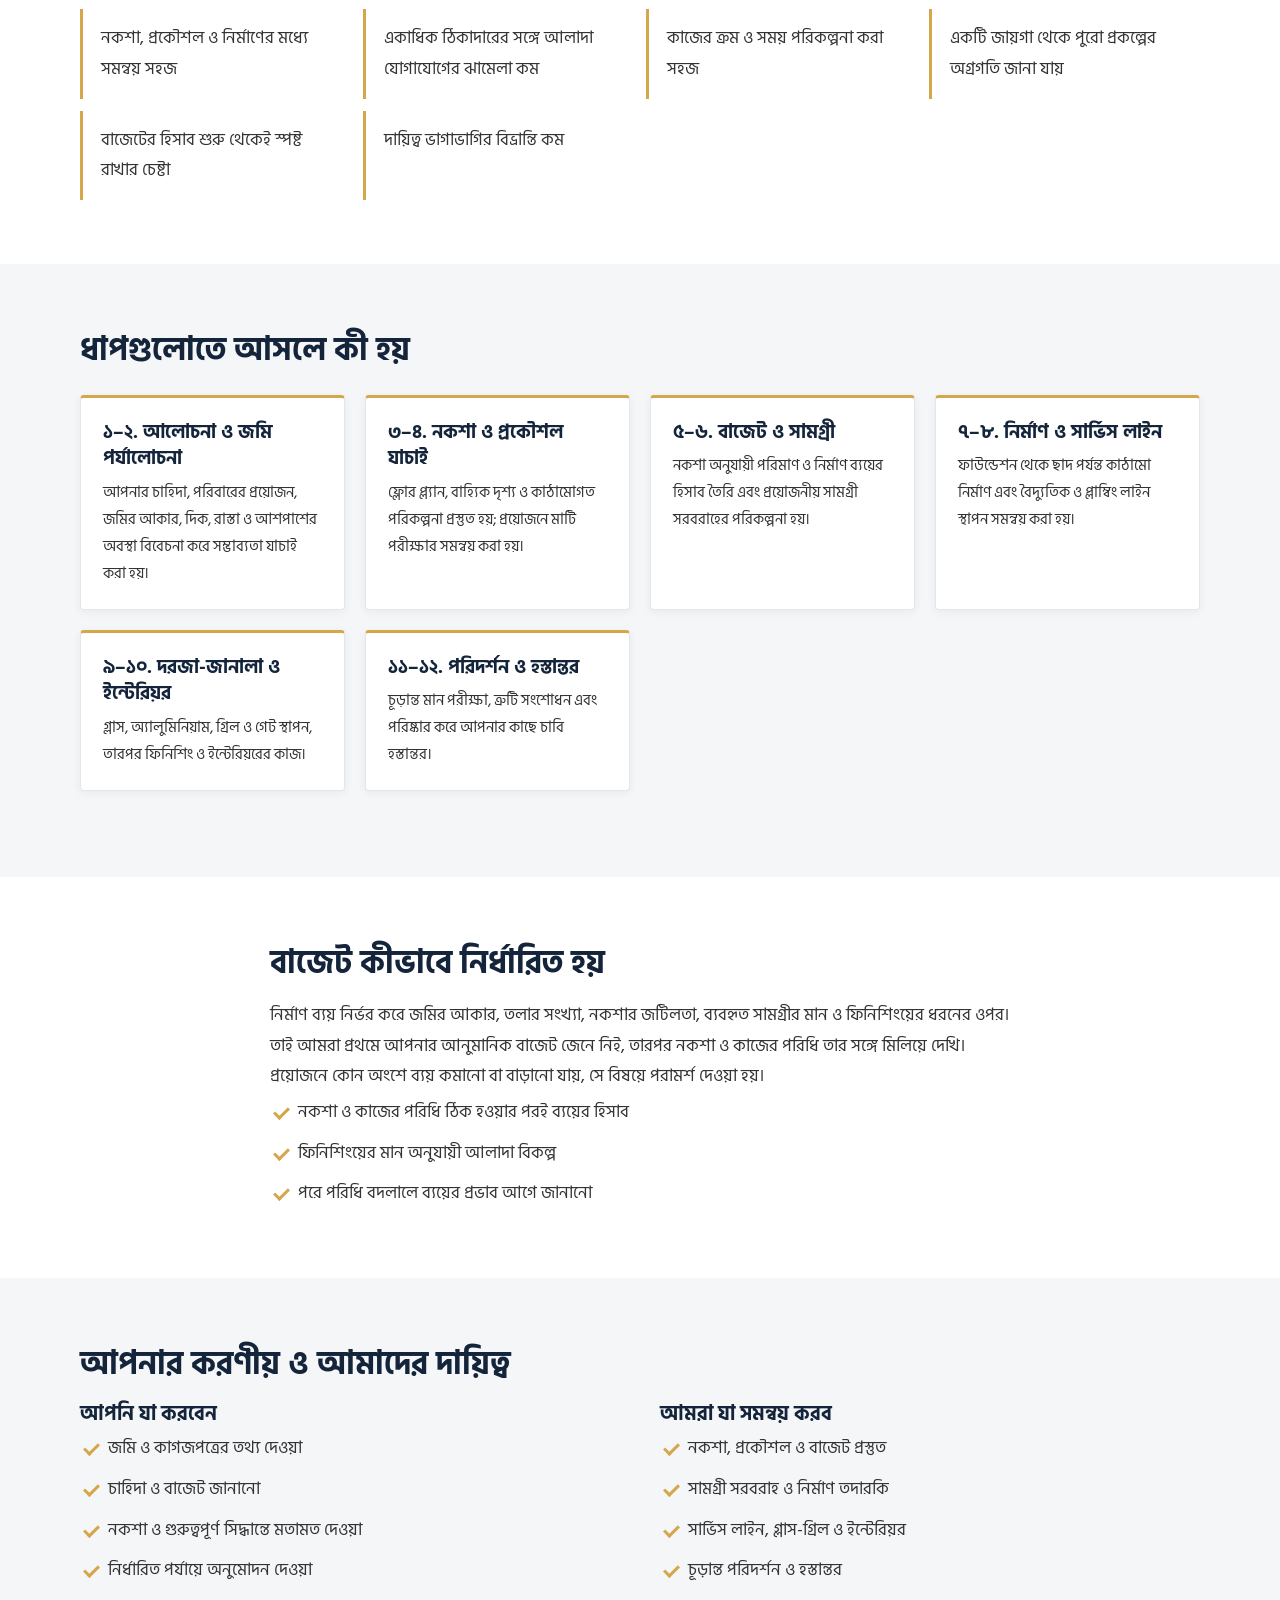
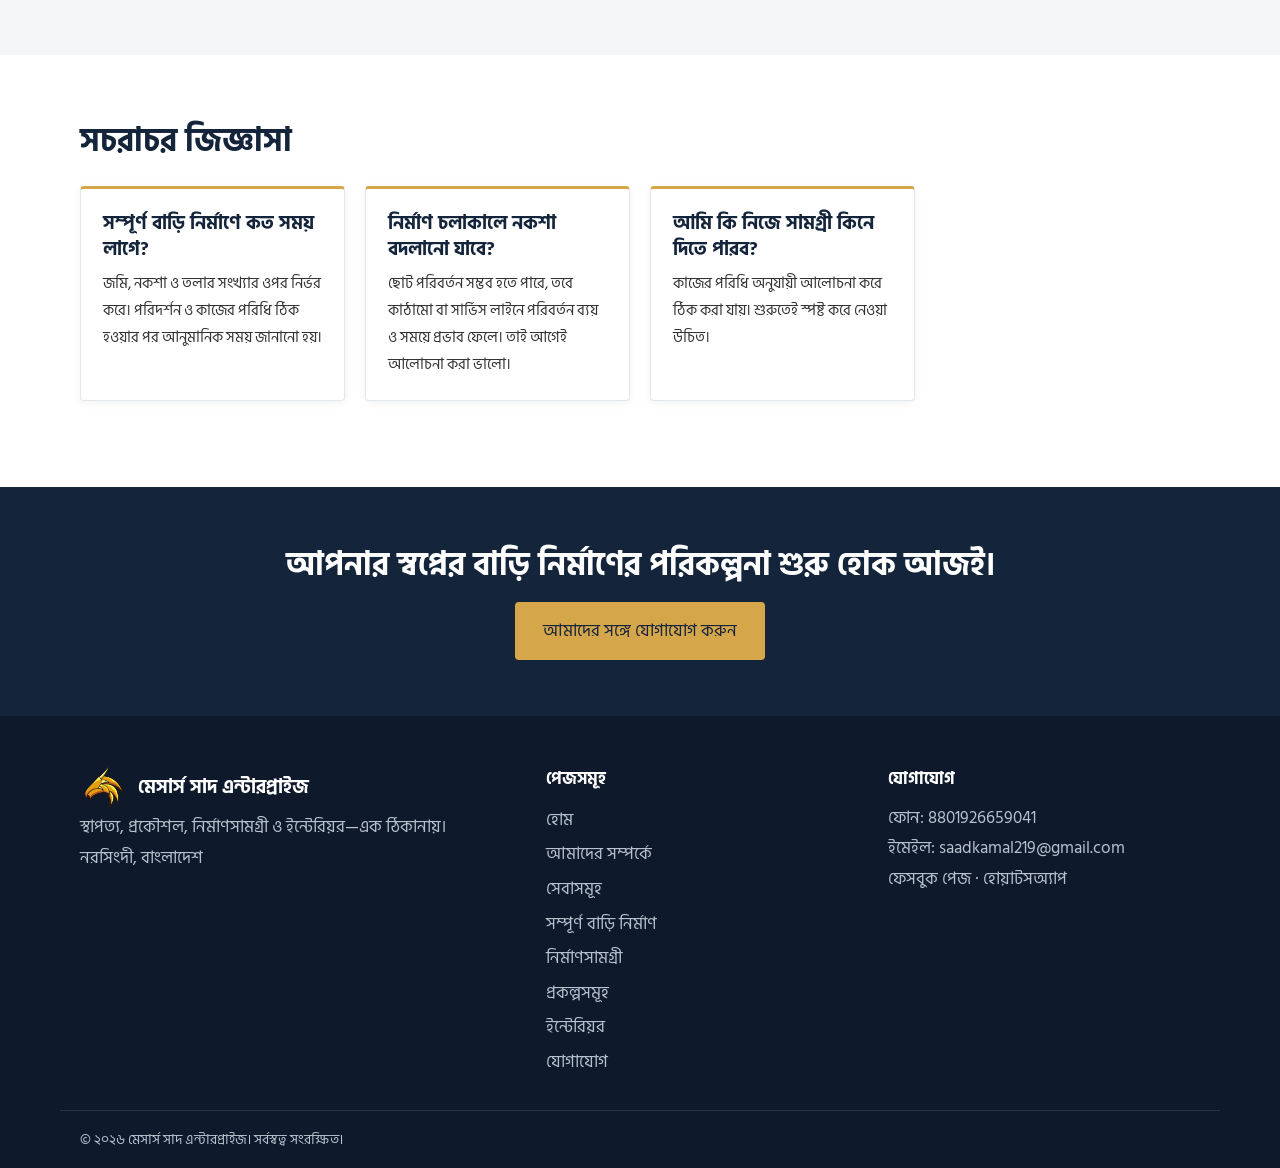
<file: complete-construction.html>
<!DOCTYPE html>
<html lang="bn">

<head>
    <meta charset="UTF-8">
    <meta name="viewport" content="width=device-width,initial-scale=1">
    <title>সম্পূর্ণ বাড়ি নির্মাণ | মেসার্স সাদ এন্টারপ্রাইজ</title>
    <meta name="description"
        content="জমি থেকে সম্পূর্ণ প্রস্তুত বাড়ি—স্থাপত্য, প্রকৌশল, নির্মাণ, ইন্টেরিয়র ও চাবি হস্তান্তর একটি প্রতিষ্ঠানের সমন্বয়ে।">
    <meta property="og:title" content="সম্পূর্ণ বাড়ি নির্মাণ | মেসার্স সাদ এন্টারপ্রাইজ">
    <meta property="og:description"
        content="জমি থেকে সম্পূর্ণ প্রস্তুত বাড়ি—স্থাপত্য, প্রকৌশল, নির্মাণ, ইন্টেরিয়র ও চাবি হস্তান্তর একটি প্রতিষ্ঠানের সমন্বয়ে।">
    <meta property="og:type" content="website">
    <meta property="og:locale" content="bn_BD">
    <!-- ডোমেইন পেলে নিচের লাইন চালু করুন: <link rel="canonical" href="https://আপনার-ডোমেইন/complete-construction.html"> -->
    <link rel="icon" href="images/favicon.svg" type="image/svg+xml">
    <link rel="preconnect" href="https://fonts.googleapis.com">
    <link rel="preconnect" href="https://fonts.gstatic.com" crossorigin>
    <link rel="icon" href="images/smalllogo.png">
    <link href="https://fonts.googleapis.com/css2?family=Hind+Siliguri:wght@400;500;600;700&display=swap"
        rel="stylesheet">
    <link rel="stylesheet" href="css/style.css">
    <link rel="stylesheet" href="css/responsive.css">
    <script src="js/theme.js"></script>
    <script
        type="application/ld+json">{"@context":"https://schema.org","@type":"GeneralContractor","name":"মেসার্স সাদ এন্টারপ্রাইজ","address":{"@type":"PostalAddress","addressLocality":"নরসিংদী","addressCountry":"BD"}}</script>
</head>

<body>
    <header class="hd">
        <div class="wrap hd-in"><a class="brand" href="index.html" aria-label="হোম">
            <img src="images/mainlogo.png" alt="" width="48" height="48">
            <span>মেসার্স সাদ এন্টারপ্রাইজ</span></a>
            <button class="burger" aria-label="মেনু খুলুন" aria-expanded="false"><i></i><i></i><i></i></button>
            <nav class="nav" id="nav"><a href="index.html">হোম</a><a href="about.html">আমাদের সম্পর্কে</a><a
                    href="services.html">সেবাসমূহ</a><a href="complete-construction.html" class=on>সম্পূর্ণ বাড়ি
                    নির্মাণ</a><a href="materials.html">নির্মাণসামগ্রী</a><a href="projects.html">প্রকল্পসমূহ</a><a
                    href="interior.html">ইন্টেরিয়র</a><a href="contact.html">যোগাযোগ</a><a class="btn btn-gold sm"
                    href="contact.html#form">বিনামূল্যে পরামর্শ</a></nav>
        </div>
    </header>
    <main>
        <section class="ph">
            <div class="wrap">
                <h1>জমি থেকে সম্পূর্ণ প্রস্তুত বাড়ি—একটি প্রতিষ্ঠানের সমন্বিত ব্যবস্থাপনায়।</h1>
                <p></p>
            </div>
        </section>
        <section class="sec">
            <div class="wrap narrow">
                <p class="lead">আপনি আপনার জমি ও চাহিদা নিয়ে আমাদের সঙ্গে যোগাযোগ করুন। আপনার বাজেট অনুযায়ী পরিকল্পনা
                    থেকে শুরু করে সম্পূর্ণ প্রস্তুত বাড়ি হস্তান্তর পর্যন্ত প্রতিটি ধাপে আমরা কাজ সমন্বয় করব।</p>
            </div>
        </section>
        <section class="sec alt">
            <div class="wrap two">
                <div>
                    <h2>প্রাথমিকভাবে যা জানা হবে</h2>
                    <ul class="chk">
                        <li>গ্রাহকের নাম ও যোগাযোগ নম্বর</li>
                        <li>জমির অবস্থান ও পরিমাণ</li>
                        <li>কত তলা বাড়ি করতে চান</li>
                        <li>আনুমানিক বাজেট</li>
                        <li>পরিবারের সদস্য সংখ্যা বা প্রয়োজনীয় রুম</li>
                        <li>পছন্দের ডিজাইন ও অতিরিক্ত চাহিদা</li>
                    </ul>
                </div>
                <div>
                    <h2>আমাদের সমন্বিত সেবা</h2>
                    <ul class="chk">
                        <li>স্থাপত্য নকশা ও প্রকৌশলগত যাচাই</li>
                        <li>প্রয়োজনীয় মাটি পরীক্ষা সমন্বয়</li>
                        <li>নির্মাণ বাজেট ও নির্মাণসামগ্রী</li>
                        <li>ভবন নির্মাণ, বৈদ্যুতিক ও প্লাম্বিং</li>
                        <li>গ্লাস, অ্যালুমিনিয়াম, গ্রিল ও গেট</li>
                        <li>ইন্টেরিয়র, চূড়ান্ত মান পরীক্ষা ও চাবি হস্তান্তর</li>
                    </ul>
                </div>
            </div>
        </section>
        <section class="sec">
            <div class="wrap">
                <h2>কাজের ধাপ</h2>
                <ol class="steps">
                    <li class="rv"><b>১</b><span>গ্রাহকের সঙ্গে প্রাথমিক আলোচনা</span></li>
                    <li class="rv"><b>২</b><span>জমি ও চাহিদা পর্যালোচনা</span></li>
                    <li class="rv"><b>৩</b><span>স্থাপত্য নকশা</span></li>
                    <li class="rv"><b>৪</b><span>প্রকৌশলগত যাচাই ও পরিকল্পনা</span></li>
                    <li class="rv"><b>৫</b><span>বাজেট ও নির্মাণ ব্যয় নির্ধারণ</span></li>
                    <li class="rv"><b>৬</b><span>নির্মাণসামগ্রী সরবরাহ</span></li>
                    <li class="rv"><b>৭</b><span>ভবন নির্মাণ</span></li>
                    <li class="rv"><b>৮</b><span>বৈদ্যুতিক ও প্লাম্বিংয়ের কাজ</span></li>
                    <li class="rv"><b>৯</b><span>দরজা, জানালা, গ্লাস ও গ্রিল স্থাপন</span></li>
                    <li class="rv"><b>১০</b><span>ইন্টেরিয়র ও ফিনিশিং</span></li>
                    <li class="rv"><b>১১</b><span>চূড়ান্ত পরিদর্শন</span></li>
                    <li class="rv"><b>১২</b><span>গ্রাহকের কাছে চাবি হস্তান্তর</span></li>
                </ol>
                <p class="note">বাস্তবে কিছু কাজ একই সময়ে বা একাধিক ধাপে সম্পন্ন হতে পারে।</p>
                <p class="note">কোনো প্রকল্পের নির্দিষ্ট মূল্য, সময় বা নিশ্চয়তা দেওয়ার আগে জমি পরিদর্শন, নকশা, কাজের
                    পরিধি ও নির্মাণ ব্যয়ের হিসাব নির্ধারণ করা হবে।</p>
            </div>
        </section>
        <section class="sec"><div class="wrap"><h2>একটি প্রতিষ্ঠানে সম্পূর্ণ নির্মাণের সুবিধা</h2><ul class="why"><li class="rv">নকশা, প্রকৌশল ও নির্মাণের মধ্যে সমন্বয় সহজ</li><li class="rv">একাধিক ঠিকাদারের সঙ্গে আলাদা যোগাযোগের ঝামেলা কম</li><li class="rv">কাজের ক্রম ও সময় পরিকল্পনা করা সহজ</li><li class="rv">একটি জায়গা থেকে পুরো প্রকল্পের অগ্রগতি জানা যায়</li><li class="rv">বাজেটের হিসাব শুরু থেকেই স্পষ্ট রাখার চেষ্টা</li><li class="rv">দায়িত্ব ভাগাভাগির বিভ্রান্তি কম</li></ul></div></section>
<section class="sec alt"><div class="wrap"><h2>ধাপগুলোতে আসলে কী হয়</h2><div class="grid"><div class="card rv"><h3>১–২. আলোচনা ও জমি পর্যালোচনা</h3><p>আপনার চাহিদা, পরিবারের প্রয়োজন, জমির আকার, দিক, রাস্তা ও আশপাশের অবস্থা বিবেচনা করে সম্ভাব্যতা যাচাই করা হয়।</p></div><div class="card rv"><h3>৩–৪. নকশা ও প্রকৌশল যাচাই</h3><p>ফ্লোর প্ল্যান, বাহ্যিক দৃশ্য ও কাঠামোগত পরিকল্পনা প্রস্তুত হয়; প্রয়োজনে মাটি পরীক্ষার সমন্বয় করা হয়।</p></div><div class="card rv"><h3>৫–৬. বাজেট ও সামগ্রী</h3><p>নকশা অনুযায়ী পরিমাণ ও নির্মাণ ব্যয়ের হিসাব তৈরি এবং প্রয়োজনীয় সামগ্রী সরবরাহের পরিকল্পনা হয়।</p></div><div class="card rv"><h3>৭–৮. নির্মাণ ও সার্ভিস লাইন</h3><p>ফাউন্ডেশন থেকে ছাদ পর্যন্ত কাঠামো নির্মাণ এবং বৈদ্যুতিক ও প্লাম্বিং লাইন স্থাপন সমন্বয় করা হয়।</p></div><div class="card rv"><h3>৯–১০. দরজা-জানালা ও ইন্টেরিয়র</h3><p>গ্লাস, অ্যালুমিনিয়াম, গ্রিল ও গেট স্থাপন, তারপর ফিনিশিং ও ইন্টেরিয়রের কাজ।</p></div><div class="card rv"><h3>১১–১২. পরিদর্শন ও হস্তান্তর</h3><p>চূড়ান্ত মান পরীক্ষা, ত্রুটি সংশোধন এবং পরিষ্কার করে আপনার কাছে চাবি হস্তান্তর।</p></div></div></div></section>
<section class="sec"><div class="wrap narrow"><h2>বাজেট কীভাবে নির্ধারিত হয়</h2><p>নির্মাণ ব্যয় নির্ভর করে জমির আকার, তলার সংখ্যা, নকশার জটিলতা, ব্যবহৃত সামগ্রীর মান ও ফিনিশিংয়ের ধরনের ওপর। তাই আমরা প্রথমে আপনার আনুমানিক বাজেট জেনে নিই, তারপর নকশা ও কাজের পরিধি তার সঙ্গে মিলিয়ে দেখি। প্রয়োজনে কোন অংশে ব্যয় কমানো বা বাড়ানো যায়, সে বিষয়ে পরামর্শ দেওয়া হয়।</p><ul class="chk"><li>নকশা ও কাজের পরিধি ঠিক হওয়ার পরই ব্যয়ের হিসাব</li><li>ফিনিশিংয়ের মান অনুযায়ী আলাদা বিকল্প</li><li>পরে পরিধি বদলালে ব্যয়ের প্রভাব আগে জানানো</li></ul></div></section>
<section class="sec alt"><div class="wrap"><h2>আপনার করণীয় ও আমাদের দায়িত্ব</h2><div class='two'><div><h3>আপনি যা করবেন</h3><ul class="chk"><li>জমি ও কাগজপত্রের তথ্য দেওয়া</li><li>চাহিদা ও বাজেট জানানো</li><li>নকশা ও গুরুত্বপূর্ণ সিদ্ধান্তে মতামত দেওয়া</li><li>নির্ধারিত পর্যায়ে অনুমোদন দেওয়া</li></ul></div><div><h3>আমরা যা সমন্বয় করব</h3><ul class="chk"><li>নকশা, প্রকৌশল ও বাজেট প্রস্তুত</li><li>সামগ্রী সরবরাহ ও নির্মাণ তদারকি</li><li>সার্ভিস লাইন, গ্লাস-গ্রিল ও ইন্টেরিয়র</li><li>চূড়ান্ত পরিদর্শন ও হস্তান্তর</li></ul></div></div></div></section>
<section class="sec"><div class="wrap"><h2>সচরাচর জিজ্ঞাসা</h2><div class="grid"><div class="card rv"><h3>সম্পূর্ণ বাড়ি নির্মাণে কত সময় লাগে?</h3><p>জমি, নকশা ও তলার সংখ্যার ওপর নির্ভর করে। পরিদর্শন ও কাজের পরিধি ঠিক হওয়ার পর আনুমানিক সময় জানানো হয়।</p></div><div class="card rv"><h3>নির্মাণ চলাকালে নকশা বদলানো যাবে?</h3><p>ছোট পরিবর্তন সম্ভব হতে পারে, তবে কাঠামো বা সার্ভিস লাইনে পরিবর্তন ব্যয় ও সময়ে প্রভাব ফেলে। তাই আগেই আলোচনা করা ভালো।</p></div><div class="card rv"><h3>আমি কি নিজে সামগ্রী কিনে দিতে পারব?</h3><p>কাজের পরিধি অনুযায়ী আলোচনা করে ঠিক করা যায়। শুরুতেই স্পষ্ট করে নেওয়া উচিত।</p></div></div></div></section>
<section class="cta">
            <div class="wrap">
                <h2>আপনার স্বপ্নের বাড়ি নির্মাণের পরিকল্পনা শুরু হোক আজই।</h2><a class="btn btn-gold"
                    href="contact.html#form">আমাদের সঙ্গে যোগাযোগ করুন</a>
            </div>
        </section>
    </main>
    <footer class="ft">
        <div class="wrap fg">
            <div>
                <div class="brand w">
                    <img src="images/mainlogo.png" alt="" width="48" height="48"><span>মেসার্স সাদ এন্টারপ্রাইজ</span></div>
                <p>স্থাপত্য, প্রকৌশল, নির্মাণসামগ্রী ও ইন্টেরিয়র—এক ঠিকানায়।<br>নরসিংদী, বাংলাদেশ</p>
            </div>
            <div>
                <h4>পেজসমূহ</h4><a href="index.html">হোম</a><a href="about.html">আমাদের সম্পর্কে</a><a
                    href="services.html">সেবাসমূহ</a><a href="complete-construction.html">সম্পূর্ণ বাড়ি নির্মাণ</a><a
                    href="materials.html">নির্মাণসামগ্রী</a><a href="projects.html">প্রকল্পসমূহ</a><a
                    href="interior.html">ইন্টেরিয়র</a><a href="contact.html">যোগাযোগ</a>
            </div>
            <div>
                <h4>যোগাযোগ</h4>
                <p>ফোন: <span data-c="phone">[ফোন নম্বর যুক্ত করুন]</span></p>
                <p>ইমেইল: <span data-c="email">[ইমেইল যুক্ত করুন]</span></p>
                <p><a data-c="facebook" href="contact.html">ফেসবুক পেজ</a> · <a data-c="wa"
                        href="contact.html">হোয়াটসঅ্যাপ</a></p>
            </div>
        </div>
        <div class="wrap cp">© ২০২৬ মেসার্স সাদ এন্টারপ্রাইজ। সর্বস্বত্ব সংরক্ষিত।</div>
    </footer>
    <a class="wa-fab" data-c="wa" href="contact.html" aria-label="হোয়াটসঅ্যাপে যোগাযোগ">হোয়াটসঅ্যাপ</a><button
        class="top" aria-label="উপরে যান">↑</button>
    <div class="lb" hidden><img alt=""><button aria-label="বন্ধ করুন">✕</button></div>
    <script src="js/script.js"></script>
</body>

</html>
</file>
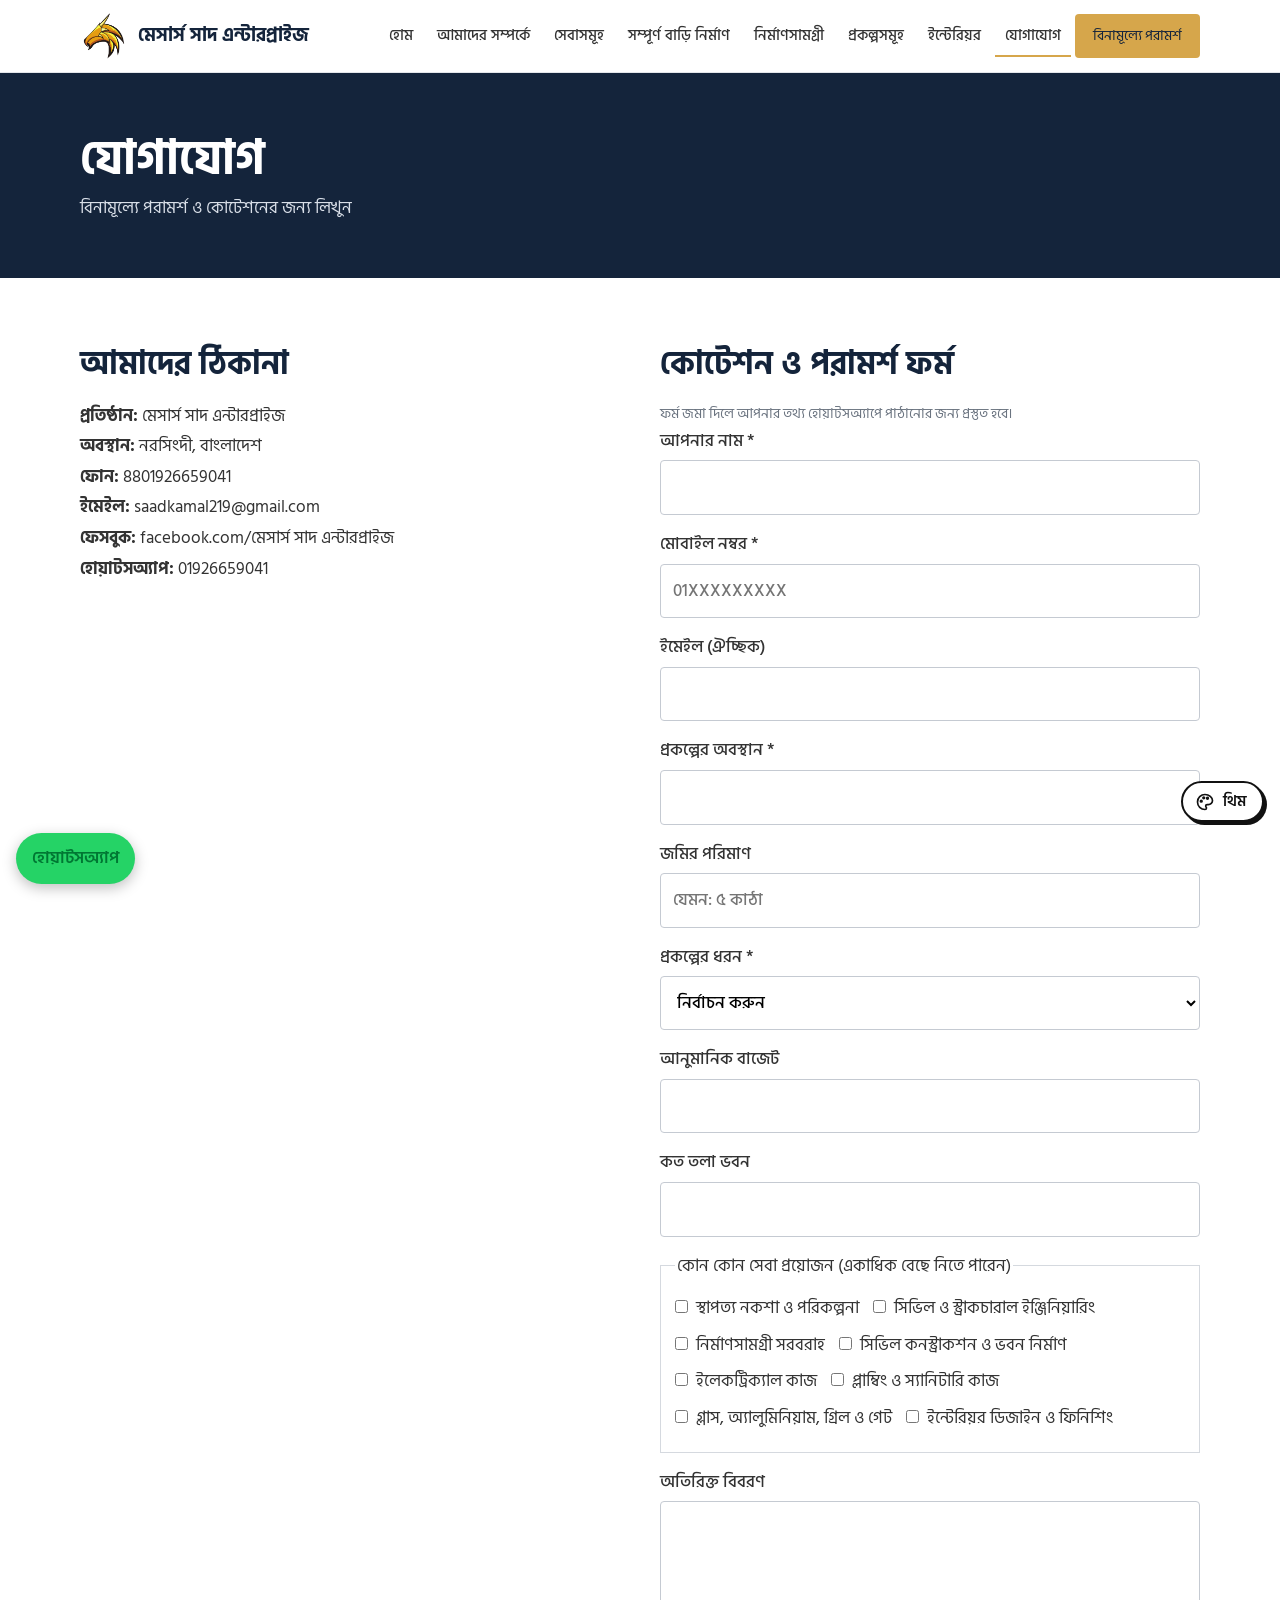
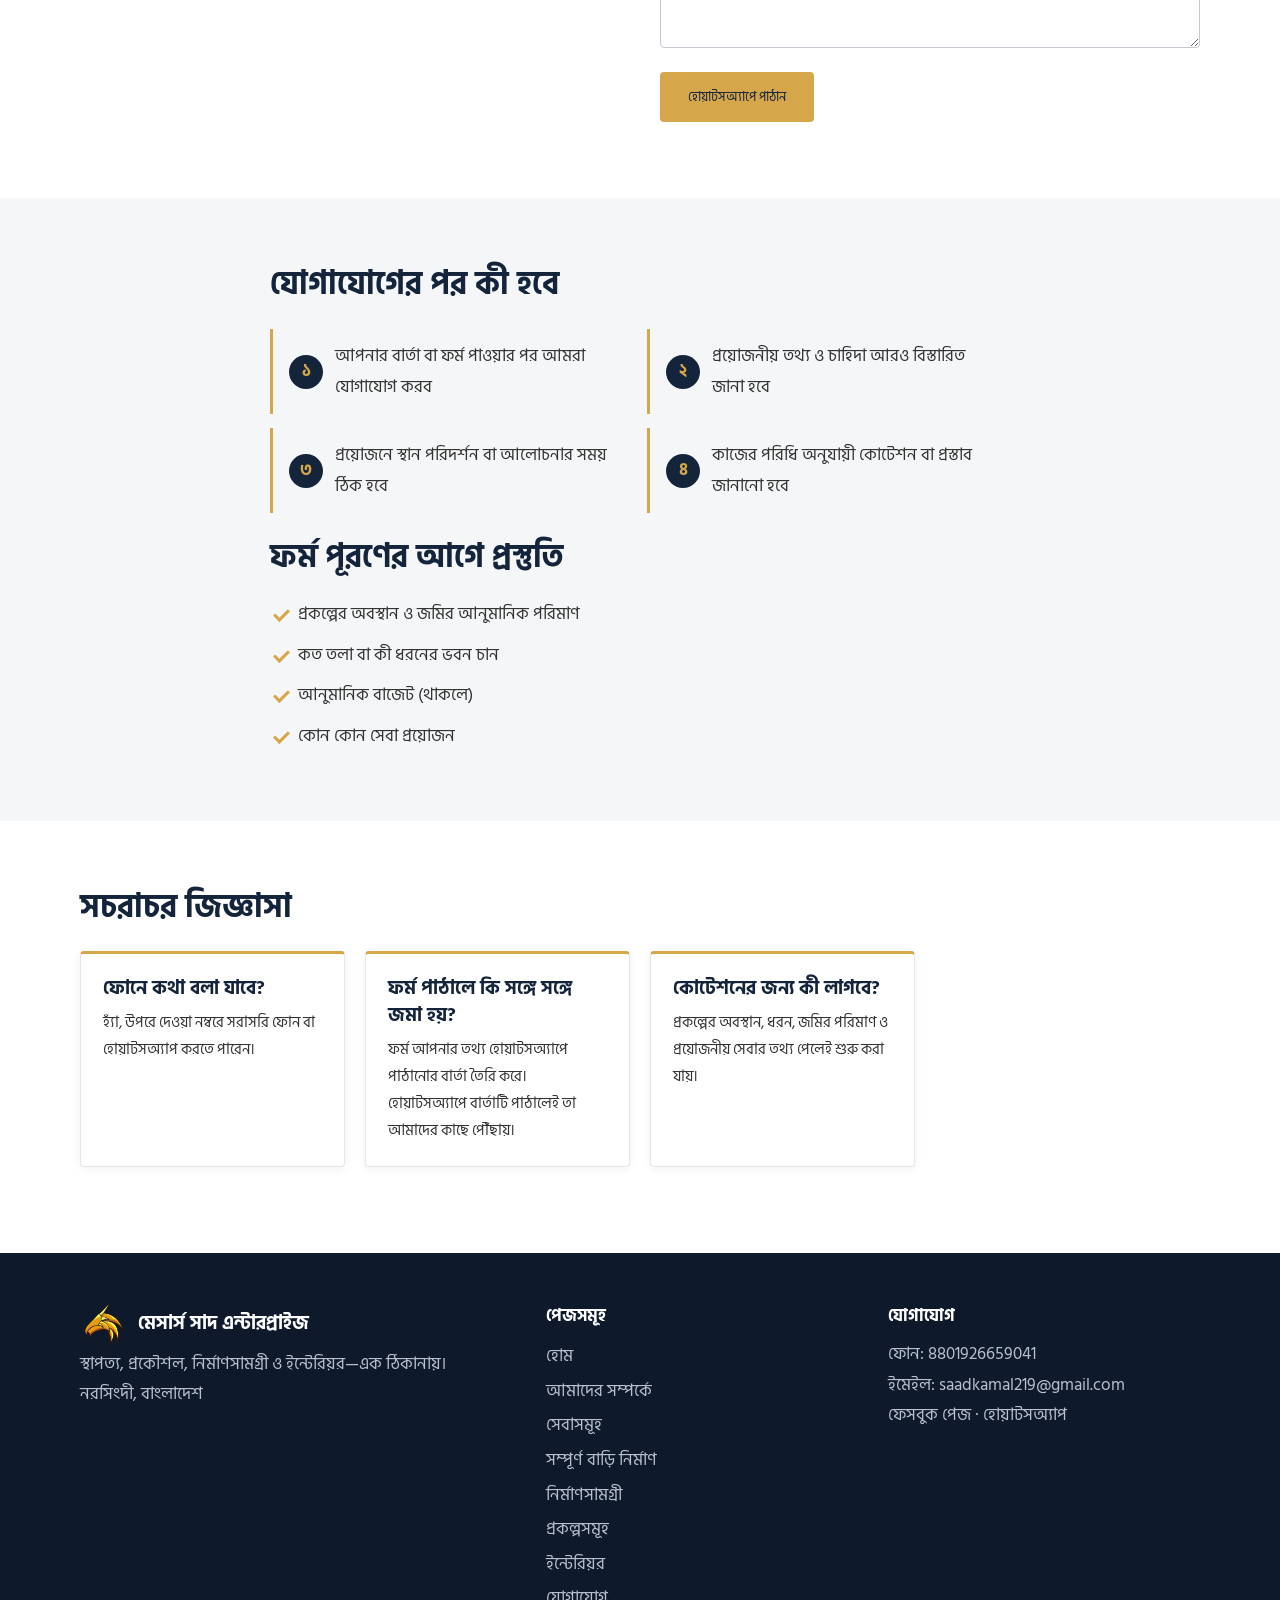
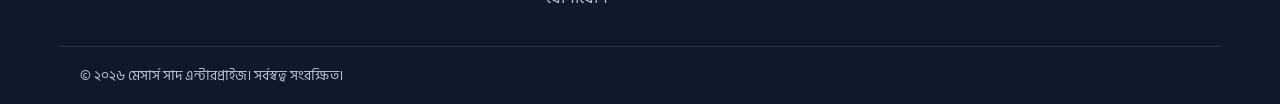
<file: contact.html>
<!DOCTYPE html>
<html lang="bn">

<head>
    <meta charset="UTF-8">
    <meta name="viewport" content="width=device-width,initial-scale=1">
    <title>যোগাযোগ | মেসার্স সাদ এন্টারপ্রাইজ</title>
    <meta name="description"
        content="মেসার্স সাদ এন্টারপ্রাইজ, নরসিংদী—বিনামূল্যে পরামর্শ ও কোটেশনের জন্য যোগাযোগ করুন।">
    <meta property="og:title" content="যোগাযোগ | মেসার্স সাদ এন্টারপ্রাইজ">
    <meta property="og:description"
        content="মেসার্স সাদ এন্টারপ্রাইজ, নরসিংদী—বিনামূল্যে পরামর্শ ও কোটেশনের জন্য যোগাযোগ করুন।">
    <meta property="og:type" content="website">
    <meta property="og:locale" content="bn_BD">
    <!-- ডোমেইন পেলে নিচের লাইন চালু করুন: <link rel="canonical" href="https://আপনার-ডোমেইন/contact.html"> -->
    <link rel="icon" href="images/favicon.svg" type="image/svg+xml">
    <link rel="preconnect" href="https://fonts.googleapis.com">
    <link rel="preconnect" href="https://fonts.gstatic.com" crossorigin>
    <link rel="icon" href="images/smalllogo.png">
    <link href="https://fonts.googleapis.com/css2?family=Hind+Siliguri:wght@400;500;600;700&display=swap"
        rel="stylesheet">
    <link rel="stylesheet" href="css/style.css">
    <link rel="stylesheet" href="css/responsive.css">
    <script src="js/theme.js"></script>
    <script
        type="application/ld+json">{"@context":"https://schema.org","@type":"GeneralContractor","name":"মেসার্স সাদ এন্টারপ্রাইজ","address":{"@type":"PostalAddress","addressLocality":"নরসিংদী","addressCountry":"BD"}}</script>
</head>

<body>
    <header class="hd">
        <div class="wrap hd-in"><a class="brand" href="index.html" aria-label="হোম">
            
            <img src="images/mainlogo.png" alt="" width="48" height="48">
            <span>মেসার্স সাদ এন্টারপ্রাইজ</span></a>
            <button class="burger" aria-label="মেনু খুলুন" aria-expanded="false"><i></i><i></i><i></i></button>
            <nav class="nav" id="nav"><a href="index.html">হোম</a><a href="about.html">আমাদের সম্পর্কে</a><a
                    href="services.html">সেবাসমূহ</a><a href="complete-construction.html">সম্পূর্ণ বাড়ি নির্মাণ</a><a
                    href="materials.html">নির্মাণসামগ্রী</a><a href="projects.html">প্রকল্পসমূহ</a><a
                    href="interior.html">ইন্টেরিয়র</a><a href="contact.html" class=on>যোগাযোগ</a><a
                    class="btn btn-gold sm" href="contact.html#form">বিনামূল্যে পরামর্শ</a></nav>
        </div>
    </header>
    <main>
        <section class="ph">
            <div class="wrap">
                <h1>যোগাযোগ</h1>
                <p>বিনামূল্যে পরামর্শ ও কোটেশনের জন্য লিখুন</p>
            </div>
        </section>
        <section class="sec">
            <div class="wrap two">
                <div>
                    <h2>আমাদের ঠিকানা</h2>
                    <p><b>প্রতিষ্ঠান:</b> মেসার্স সাদ এন্টারপ্রাইজ</p>
                    <p><b>অবস্থান:</b> নরসিংদী, বাংলাদেশ</p>
                    <p><b>ফোন:</b> <span data-c="phone">01926659041 | 01745330205 (Bkash, Nagad)</span></p>
                    <p><b>ইমেইল:</b> <span data-c="email">saadkamal219@gmail.com</span></p>
                    <p><b>ফেসবুক:</b> <a data-c="facebook" href="https://www.facebook.com/profile.php?id=61596424322560" style="text-decoration: none;">facebook.com/মেসার্স সাদ এন্টারপ্রাইজ</a></p>
                    <p><b>হোয়াটসঅ্যাপ:</b> <a data-c="wa" href="#" style="text-decoration: none;">01926659041</a></p>
                    <!-- <div class="map" id="map">
                        <p>গুগল ম্যাপ এখানে যুক্ত হবে। README-তে নিয়ম দেওয়া আছে।</p>
                    </div> -->
                </div>
                <form id="form" novalidate>
                    <h2>কোটেশন ও পরামর্শ ফর্ম</h2>
                    <p class="note">ফর্ম জমা দিলে আপনার তথ্য হোয়াটসঅ্যাপে পাঠানোর জন্য প্রস্তুত হবে।</p>
                    <label>আপনার নাম *<input name="name" required></label><label>মোবাইল নম্বর *<input name="phone"
                            inputmode="tel" required placeholder="01XXXXXXXXX"></label><label>ইমেইল (ঐচ্ছিক)<input
                            name="email" type="email"></label>
                    <label>প্রকল্পের অবস্থান *<input name="loc" required></label><label>জমির পরিমাণ<input name="land"
                            placeholder="যেমন: ৫ কাঠা"></label>
                    <label>প্রকল্পের ধরন *<select name="type" required>
                            <option value="">নির্বাচন করুন</option>
                            <option>বাড়ি নির্মাণ</option>
                            <option>বহুতল ভবন</option>
                            <option>বাণিজ্যিক ভবন</option>
                            <option>স্থাপত্য নকশা</option>
                            <option>স্ট্রাকচারাল ডিজাইন</option>
                            <option>নির্মাণসামগ্রী</option>
                            <option>ইন্টেরিয়র</option>
                            <option>অন্যান্য</option>
                        </select></label><label>আনুমানিক বাজেট<input name="budget"></label><label>কত তলা ভবন<input
                            name="floors"></label>
                    <fieldset>
                        <legend>কোন কোন সেবা প্রয়োজন (একাধিক বেছে নিতে পারেন)</legend><label class="ck"><input
                                type="checkbox" name="service" value="স্থাপত্য নকশা ও পরিকল্পনা"> স্থাপত্য নকশা ও
                            পরিকল্পনা</label><label class="ck"><input type="checkbox" name="service"
                                value="সিভিল ও স্ট্রাকচারাল ইঞ্জিনিয়ারিং"> সিভিল ও স্ট্রাকচারাল
                            ইঞ্জিনিয়ারিং</label><label class="ck"><input type="checkbox" name="service"
                                value="নির্মাণসামগ্রী সরবরাহ"> নির্মাণসামগ্রী সরবরাহ</label><label class="ck"><input
                                type="checkbox" name="service" value="সিভিল কনস্ট্রাকশন ও ভবন নির্মাণ"> সিভিল
                            কনস্ট্রাকশন ও ভবন নির্মাণ</label><label class="ck"><input type="checkbox" name="service"
                                value="ইলেকট্রিক্যাল কাজ"> ইলেকট্রিক্যাল কাজ</label><label class="ck"><input
                                type="checkbox" name="service" value="প্লাম্বিং ও স্যানিটারি কাজ"> প্লাম্বিং ও
                            স্যানিটারি কাজ</label><label class="ck"><input type="checkbox" name="service"
                                value="গ্লাস, অ্যালুমিনিয়াম, গ্রিল ও গেট"> গ্লাস, অ্যালুমিনিয়াম, গ্রিল ও
                            গেট</label><label class="ck"><input type="checkbox" name="service"
                                value="ইন্টেরিয়র ডিজাইন ও ফিনিশিং"> ইন্টেরিয়র ডিজাইন ও ফিনিশিং</label>
                    </fieldset><label>অতিরিক্ত বিবরণ<textarea name="msg" rows="4"></textarea></label>
                    <button class="btn btn-gold" type="submit">হোয়াটসঅ্যাপে পাঠান</button>
                    <p id="fm" role="alert"></p>
                </form>
            </div>
        </section>
    <section class="sec alt"><div class="wrap narrow"><h2>যোগাযোগের পর কী হবে</h2><ol class="steps"><li class="rv"><b>১</b><span>আপনার বার্তা বা ফর্ম পাওয়ার পর আমরা যোগাযোগ করব</span></li><li class="rv"><b>২</b><span>প্রয়োজনীয় তথ্য ও চাহিদা আরও বিস্তারিত জানা হবে</span></li><li class="rv"><b>৩</b><span>প্রয়োজনে স্থান পরিদর্শন বা আলোচনার সময় ঠিক হবে</span></li><li class="rv"><b>৪</b><span>কাজের পরিধি অনুযায়ী কোটেশন বা প্রস্তাব জানানো হবে</span></li></ol><h2>ফর্ম পূরণের আগে প্রস্তুতি</h2><ul class="chk"><li>প্রকল্পের অবস্থান ও জমির আনুমানিক পরিমাণ</li><li>কত তলা বা কী ধরনের ভবন চান</li><li>আনুমানিক বাজেট (থাকলে)</li><li>কোন কোন সেবা প্রয়োজন</li></ul></div></section>
<section class="sec"><div class="wrap"><h2>সচরাচর জিজ্ঞাসা</h2><div class="grid"><div class="card rv"><h3>ফোনে কথা বলা যাবে?</h3><p>হ্যাঁ, উপরে দেওয়া নম্বরে সরাসরি ফোন বা হোয়াটসঅ্যাপ করতে পারেন।</p></div><div class="card rv"><h3>ফর্ম পাঠালে কি সঙ্গে সঙ্গে জমা হয়?</h3><p>ফর্ম আপনার তথ্য হোয়াটসঅ্যাপে পাঠানোর বার্তা তৈরি করে। হোয়াটসঅ্যাপে বার্তাটি পাঠালেই তা আমাদের কাছে পৌঁছায়।</p></div><div class="card rv"><h3>কোটেশনের জন্য কী লাগবে?</h3><p>প্রকল্পের অবস্থান, ধরন, জমির পরিমাণ ও প্রয়োজনীয় সেবার তথ্য পেলেই শুরু করা যায়।</p></div></div></div></section>
</main>
    <footer class="ft">
        <div class="wrap fg">
            <div>
                <div class="brand w">
                    <img src="images/mainlogo.png" alt="" width="48" height="48"><span>মেসার্স সাদ এন্টারপ্রাইজ</span></div>
                <p>স্থাপত্য, প্রকৌশল, নির্মাণসামগ্রী ও ইন্টেরিয়র—এক ঠিকানায়।<br>নরসিংদী, বাংলাদেশ</p>
            </div>
            <div>
                <h4>পেজসমূহ</h4><a href="index.html">হোম</a><a href="about.html">আমাদের সম্পর্কে</a><a
                    href="services.html">সেবাসমূহ</a><a href="complete-construction.html">সম্পূর্ণ বাড়ি নির্মাণ</a><a
                    href="materials.html">নির্মাণসামগ্রী</a><a href="projects.html">প্রকল্পসমূহ</a><a
                    href="interior.html">ইন্টেরিয়র</a><a href="contact.html">যোগাযোগ</a>
            </div>
            <div>
                <h4>যোগাযোগ</h4>
                <p>ফোন: <span data-c="phone">[ফোন নম্বর যুক্ত করুন]</span></p>
                <p>ইমেইল: <span data-c="email">[ইমেইল যুক্ত করুন]</span></p>
                <p><a data-c="facebook" href="contact.html">ফেসবুক পেজ</a> · <a data-c="wa"
                        href="contact.html">হোয়াটসঅ্যাপ</a></p>
            </div>
        </div>
        <div class="wrap cp">© ২০২৬ মেসার্স সাদ এন্টারপ্রাইজ। সর্বস্বত্ব সংরক্ষিত।</div>
    </footer>
    <a class="wa-fab" data-c="wa" href="contact.html" aria-label="হোয়াটসঅ্যাপে যোগাযোগ">হোয়াটসঅ্যাপ</a><button
        class="top" aria-label="উপরে যান">↑</button>
    <div class="lb" hidden><img alt=""><button aria-label="বন্ধ করুন">✕</button></div>
    <script src="js/script.js"></script>
    <script src="js/form.js"></script>
</body>

</html>
</file>
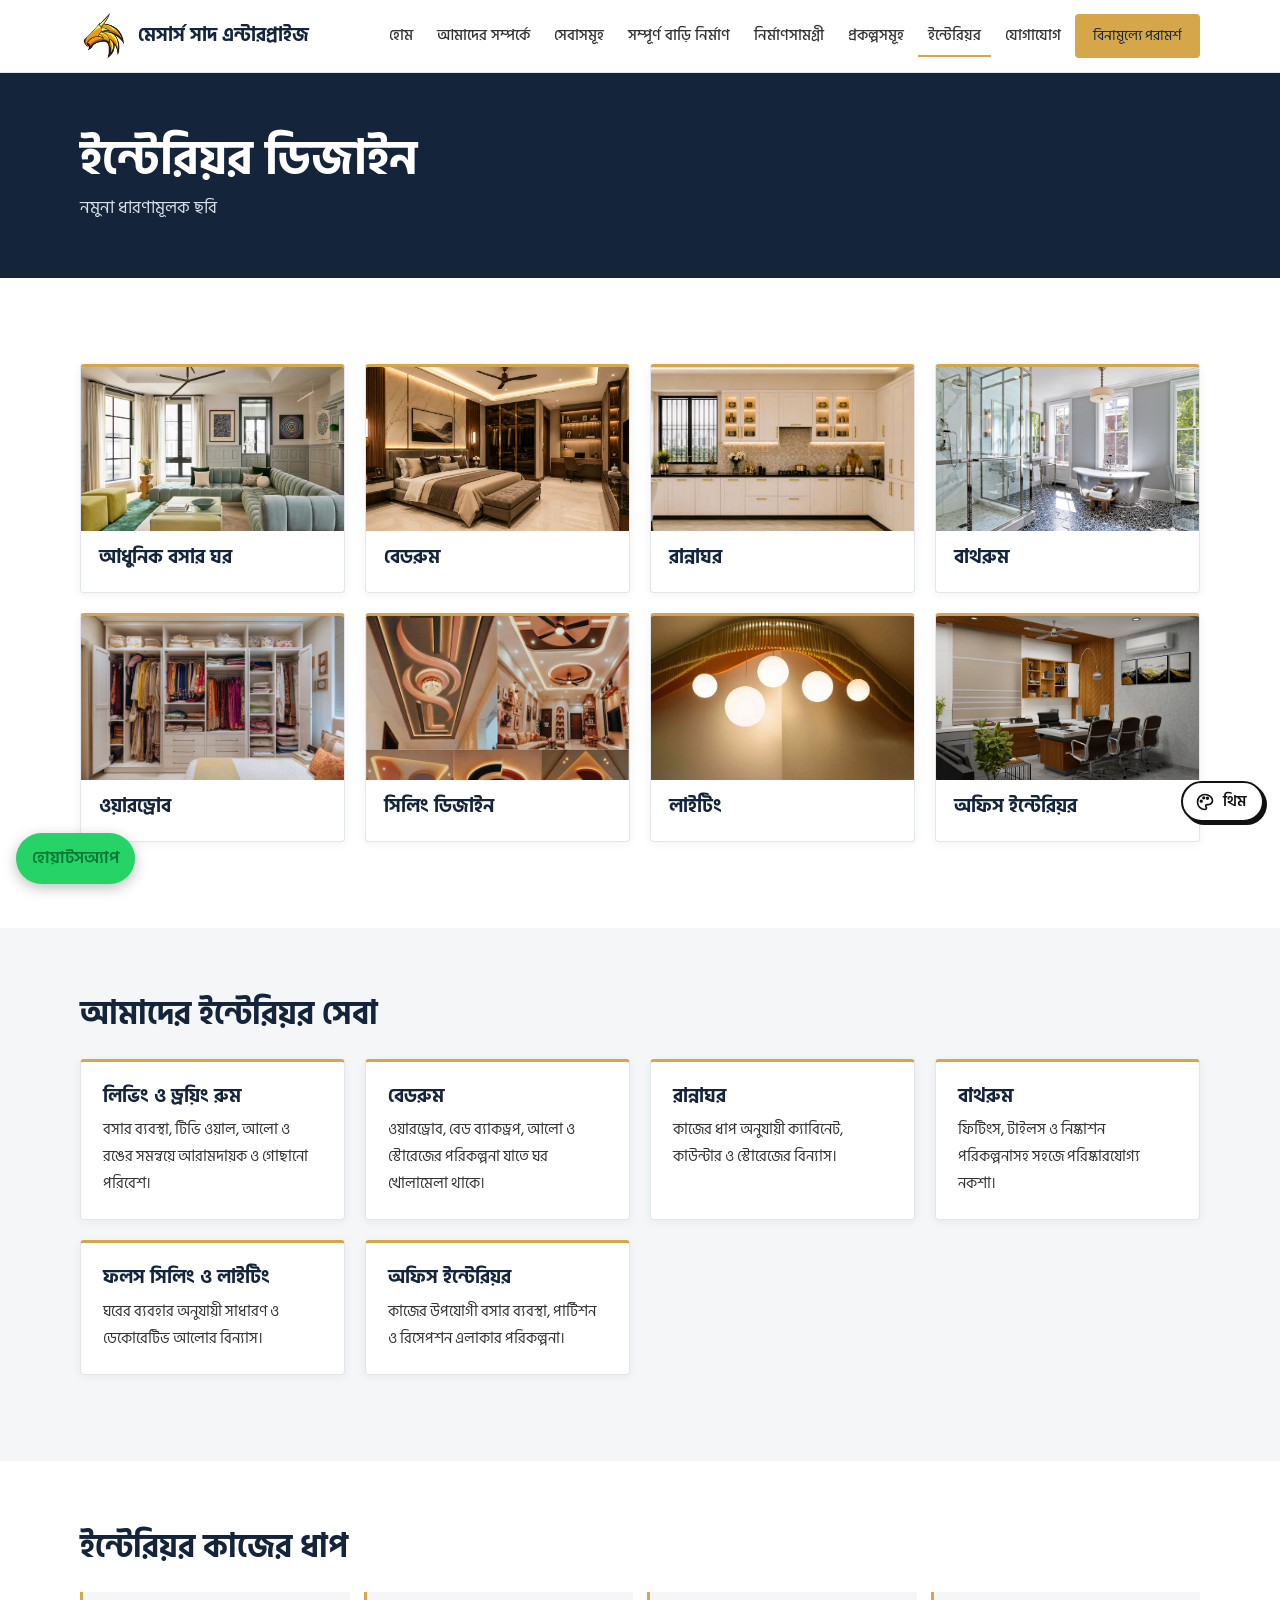
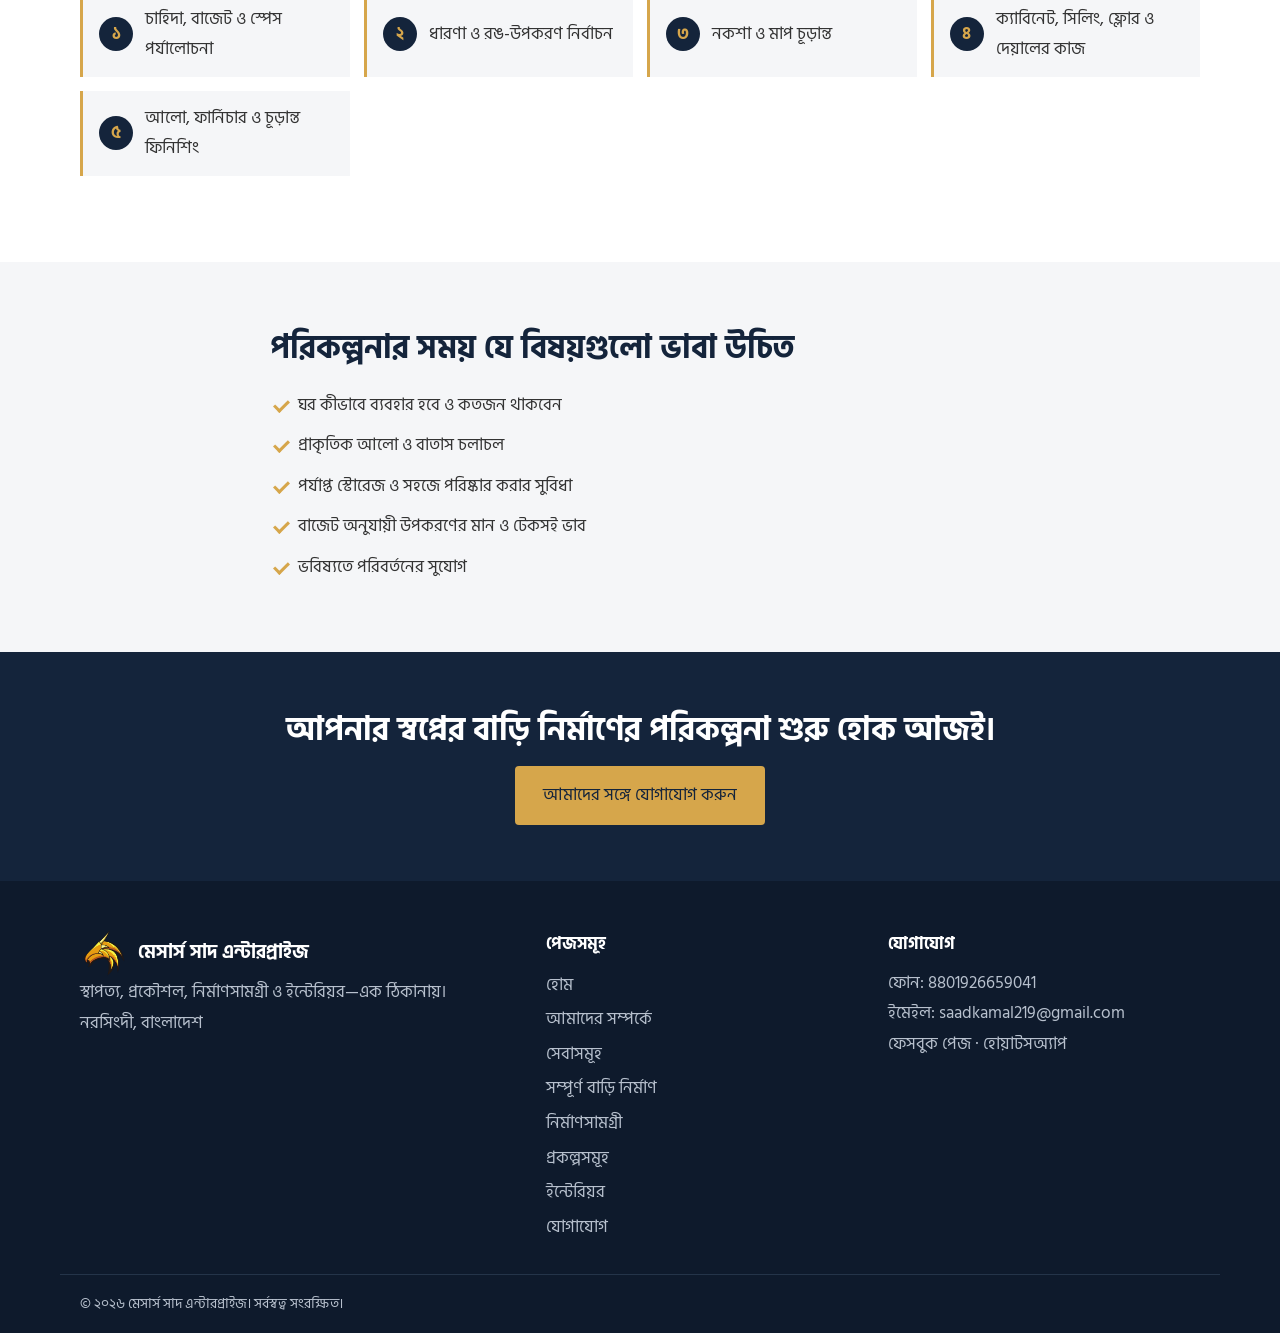
<file: interior.html>
<!DOCTYPE html>
<html lang="bn">

<head>
    <meta charset="UTF-8">
    <meta name="viewport" content="width=device-width,initial-scale=1">
    <title>ইন্টেরিয়র ডিজাইন | মেসার্স সাদ এন্টারপ্রাইজ</title>
    <meta name="description"
        content="আধুনিক বসার ঘর, বেডরুম, রান্নাঘর, বাথরুম, ওয়ারড্রোব, সিলিং ও অফিস ইন্টেরিয়র ডিজাইন।">
    <meta property="og:title" content="ইন্টেরিয়র ডিজাইন | মেসার্স সাদ এন্টারপ্রাইজ">
    <meta property="og:description"
        content="আধুনিক বসার ঘর, বেডরুম, রান্নাঘর, বাথরুম, ওয়ারড্রোব, সিলিং ও অফিস ইন্টেরিয়র ডিজাইন।">
    <meta property="og:type" content="website">
    <meta property="og:locale" content="bn_BD">
    <!-- ডোমেইন পেলে নিচের লাইন চালু করুন: <link rel="canonical" href="https://আপনার-ডোমেইন/interior.html"> -->
    <link rel="icon" href="images/favicon.svg" type="image/svg+xml">
    <link rel="preconnect" href="https://fonts.googleapis.com">
    <link rel="preconnect" href="https://fonts.gstatic.com" crossorigin>
    <link rel="icon" href="images/smalllogo.png">
    <link href="https://fonts.googleapis.com/css2?family=Hind+Siliguri:wght@400;500;600;700&display=swap"
        rel="stylesheet">
    <link rel="stylesheet" href="css/style.css">
    <link rel="stylesheet" href="css/responsive.css">
    <script src="js/theme.js"></script>
    <script
        type="application/ld+json">{"@context":"https://schema.org","@type":"GeneralContractor","name":"মেসার্স সাদ এন্টারপ্রাইজ","address":{"@type":"PostalAddress","addressLocality":"নরসিংদী","addressCountry":"BD"}}</script>
</head>

<body>
    <header class="hd">
        <div class="wrap hd-in"><a class="brand" href="index.html" aria-label="হোম">
            <img src="images/mainlogo.png" alt="" width="48" height="48">
            <span>মেসার্স সাদ এন্টারপ্রাইজ</span></a>
            <button class="burger" aria-label="মেনু খুলুন" aria-expanded="false"><i></i><i></i><i></i></button>
            <nav class="nav" id="nav"><a href="index.html">হোম</a><a href="about.html">আমাদের সম্পর্কে</a><a
                    href="services.html">সেবাসমূহ</a><a href="complete-construction.html">সম্পূর্ণ বাড়ি নির্মাণ</a><a
                    href="materials.html">নির্মাণসামগ্রী</a><a href="projects.html">প্রকল্পসমূহ</a><a
                    href="interior.html" class=on>ইন্টেরিয়র</a><a href="contact.html">যোগাযোগ</a><a
                    class="btn btn-gold sm" href="contact.html#form">বিনামূল্যে পরামর্শ</a></nav>
        </div>
    </header>
    <main>
        <section class="ph">
            <div class="wrap">
                <h1>ইন্টেরিয়র ডিজাইন</h1>
                <p>নমুনা ধারণামূলক ছবি</p>
            </div>
        </section>
        <section class="sec">
            <div class="wrap">
                <div class="grid gal">
                    <figure class="card"><img loading="lazy" src="images/projects/drawing.webp"
                            alt="আধুনিক বসার ঘর—নমুনা ধারণামূলক ছবি">
                        <figcaption>
                            <h3>আধুনিক বসার ঘর</h3>
                        </figcaption>
                    </figure>
                    <figure class="card"><img loading="lazy" src="images/projects/bed.jpg"
                            alt="বেডরুম—নমুনা ধারণামূলক ছবি">
                        <figcaption>
                            <h3>বেডরুম</h3>
                        </figcaption>
                    </figure>
                    <figure class="card"><img loading="lazy" src="images/projects/kitchen.jpeg"
                            alt="রান্নাঘর—নমুনা ধারণামূলক ছবি">
                        <figcaption>
                            <h3>রান্নাঘর</h3>
                        </figcaption>
                    </figure>
                    <figure class="card"><img loading="lazy" src="images/interiors/bath.jpg"
                            alt="বাথরুম—নমুনা ধারণামূলক ছবি">
                        <figcaption>
                            <h3>বাথরুম</h3>
                        </figcaption>
                    </figure>
                    <figure class="card"><img loading="lazy" src="images/interiors/waredrobe.png"
                            alt="ওয়ারড্রোব—নমুনা ধারণামূলক ছবি">
                        <figcaption>
                            <h3>ওয়ারড্রোব</h3>
                        </figcaption>
                    </figure>
                    <figure class="card"><img loading="lazy" src="images/interiors/ciling.jpeg"
                            alt="সিলিং ডিজাইন—নমুনা ধারণামূলক ছবি">
                        <figcaption>
                            <h3>সিলিং ডিজাইন</h3>
                        </figcaption>
                    </figure>
                    <figure class="card"><img loading="lazy" src="images/interiors/lighting.jpeg"
                            alt="লাইটিং—নমুনা ধারণামূলক ছবি">
                        <figcaption>
                            <h3>লাইটিং</h3>
                        </figcaption>
                    </figure>
                    <figure class="card"><img loading="lazy" src="images/interiors/office.jpeg"
                            alt="অফিস ইন্টেরিয়র—নমুনা ধারণামূলক ছবি">
                        <figcaption>
                            <h3>অফিস ইন্টেরিয়র</h3>
                        </figcaption>
                    </figure>
                </div>
            </div>
        </section>
        <section class="sec alt"><div class="wrap"><h2>আমাদের ইন্টেরিয়র সেবা</h2><div class="grid"><div class="card rv"><h3>লিভিং ও ড্রয়িং রুম</h3><p>বসার ব্যবস্থা, টিভি ওয়াল, আলো ও রঙের সমন্বয়ে আরামদায়ক ও গোছানো পরিবেশ।</p></div><div class="card rv"><h3>বেডরুম</h3><p>ওয়ারড্রোব, বেড ব্যাকড্রপ, আলো ও স্টোরেজের পরিকল্পনা যাতে ঘর খোলামেলা থাকে।</p></div><div class="card rv"><h3>রান্নাঘর</h3><p>কাজের ধাপ অনুযায়ী ক্যাবিনেট, কাউন্টার ও স্টোরেজের বিন্যাস।</p></div><div class="card rv"><h3>বাথরুম</h3><p>ফিটিংস, টাইলস ও নিষ্কাশন পরিকল্পনাসহ সহজে পরিষ্কারযোগ্য নকশা।</p></div><div class="card rv"><h3>ফলস সিলিং ও লাইটিং</h3><p>ঘরের ব্যবহার অনুযায়ী সাধারণ ও ডেকোরেটিভ আলোর বিন্যাস।</p></div><div class="card rv"><h3>অফিস ইন্টেরিয়র</h3><p>কাজের উপযোগী বসার ব্যবস্থা, পার্টিশন ও রিসেপশন এলাকার পরিকল্পনা।</p></div></div></div></section>
<section class="sec"><div class="wrap"><h2>ইন্টেরিয়র কাজের ধাপ</h2><ol class="steps"><li class="rv"><b>১</b><span>চাহিদা, বাজেট ও স্পেস পর্যালোচনা</span></li><li class="rv"><b>২</b><span>ধারণা ও রঙ-উপকরণ নির্বাচন</span></li><li class="rv"><b>৩</b><span>নকশা ও মাপ চূড়ান্ত</span></li><li class="rv"><b>৪</b><span>ক্যাবিনেট, সিলিং, ফ্লোর ও দেয়ালের কাজ</span></li><li class="rv"><b>৫</b><span>আলো, ফার্নিচার ও চূড়ান্ত ফিনিশিং</span></li></ol></div></section>
<section class="sec alt"><div class="wrap narrow"><h2>পরিকল্পনার সময় যে বিষয়গুলো ভাবা উচিত</h2><ul class="chk"><li>ঘর কীভাবে ব্যবহার হবে ও কতজন থাকবেন</li><li>প্রাকৃতিক আলো ও বাতাস চলাচল</li><li>পর্যাপ্ত স্টোরেজ ও সহজে পরিষ্কার করার সুবিধা</li><li>বাজেট অনুযায়ী উপকরণের মান ও টেকসই ভাব</li><li>ভবিষ্যতে পরিবর্তনের সুযোগ</li></ul></div></section>
<section class="cta">
            <div class="wrap">
                <h2>আপনার স্বপ্নের বাড়ি নির্মাণের পরিকল্পনা শুরু হোক আজই।</h2><a class="btn btn-gold"
                    href="contact.html#form">আমাদের সঙ্গে যোগাযোগ করুন</a>
            </div>
        </section>
    </main>
    <footer class="ft">
        <div class="wrap fg">
            <div>
                <div class="brand w">
                    <img src="images/mainlogo.png" alt="" width="48" height="48"><span>মেসার্স সাদ এন্টারপ্রাইজ</span></div>
                <p>স্থাপত্য, প্রকৌশল, নির্মাণসামগ্রী ও ইন্টেরিয়র—এক ঠিকানায়।<br>নরসিংদী, বাংলাদেশ</p>
            </div>
            <div>
                <h4>পেজসমূহ</h4><a href="index.html">হোম</a><a href="about.html">আমাদের সম্পর্কে</a><a
                    href="services.html">সেবাসমূহ</a><a href="complete-construction.html">সম্পূর্ণ বাড়ি নির্মাণ</a><a
                    href="materials.html">নির্মাণসামগ্রী</a><a href="projects.html">প্রকল্পসমূহ</a><a
                    href="interior.html">ইন্টেরিয়র</a><a href="contact.html">যোগাযোগ</a>
            </div>
            <div>
                <h4>যোগাযোগ</h4>
                <p>ফোন: <span data-c="phone">[ফোন নম্বর যুক্ত করুন]</span></p>
                <p>ইমেইল: <span data-c="email">[ইমেইল যুক্ত করুন]</span></p>
                <p><a data-c="facebook" href="contact.html">ফেসবুক পেজ</a> · <a data-c="wa"
                        href="contact.html">হোয়াটসঅ্যাপ</a></p>
            </div>
        </div>
        <div class="wrap cp">© ২০২৬ মেসার্স সাদ এন্টারপ্রাইজ। সর্বস্বত্ব সংরক্ষিত।</div>
    </footer>
    <a class="wa-fab" data-c="wa" href="contact.html" aria-label="হোয়াটসঅ্যাপে যোগাযোগ">হোয়াটসঅ্যাপ</a><button
        class="top" aria-label="উপরে যান">↑</button>
    <div class="lb" hidden><img alt=""><button aria-label="বন্ধ করুন">✕</button></div>
    <script src="js/script.js"></script>
</body>

</html>
</file>
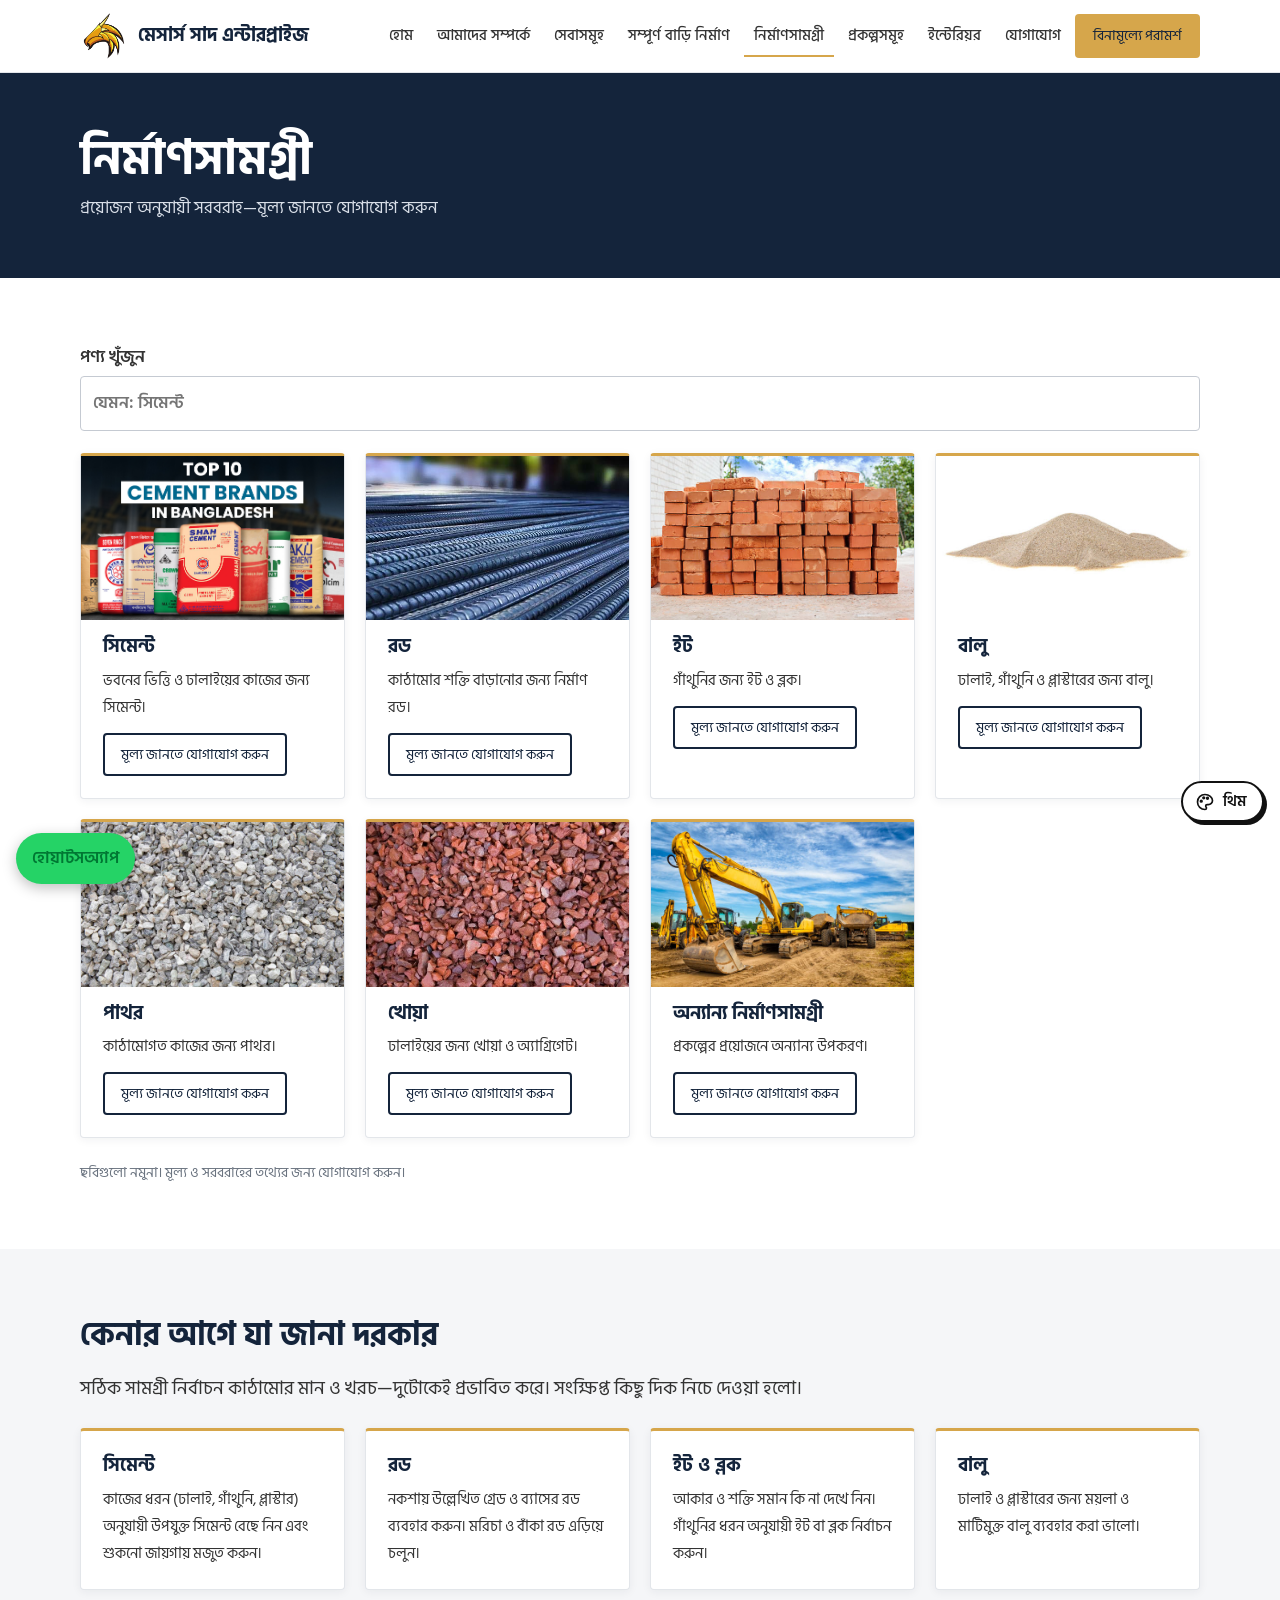
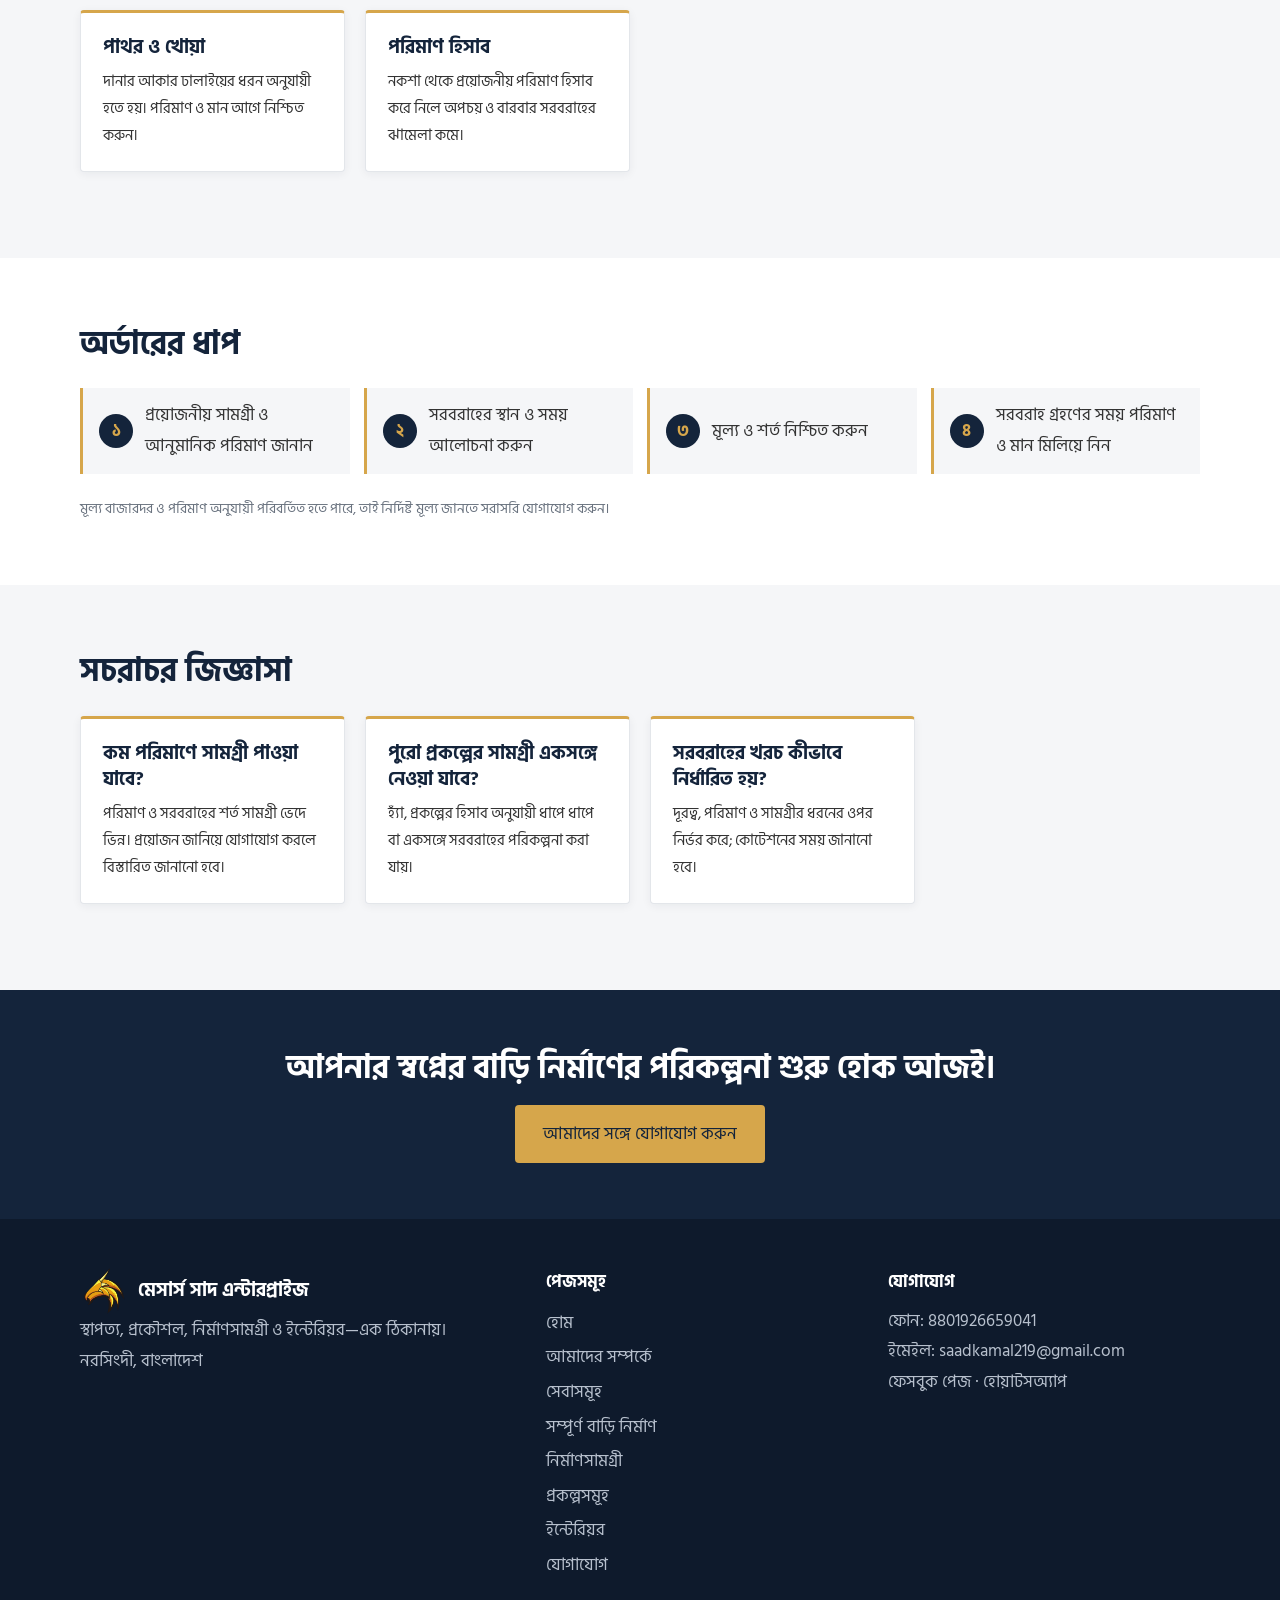
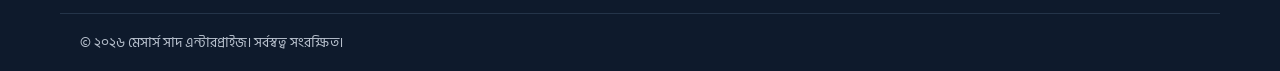
<file: materials.html>
<!DOCTYPE html>
<html lang="bn">

<head>
    <meta charset="UTF-8">
    <meta name="viewport" content="width=device-width,initial-scale=1">
    <title>নির্মাণসামগ্রী | মেসার্স সাদ এন্টারপ্রাইজ</title>
    <meta name="description"
        content="সিমেন্ট, রড, ইট, বালু, পাথর, খোয়াসহ নির্মাণসামগ্রী সরবরাহ—নরসিংদী। মূল্য জানতে যোগাযোগ করুন।">
    <meta property="og:title" content="নির্মাণসামগ্রী | মেসার্স সাদ এন্টারপ্রাইজ">
    <meta property="og:description"
        content="সিমেন্ট, রড, ইট, বালু, পাথর, খোয়াসহ নির্মাণসামগ্রী সরবরাহ—নরসিংদী। মূল্য জানতে যোগাযোগ করুন।">
    <meta property="og:type" content="website">
    <meta property="og:locale" content="bn_BD">
    <!-- ডোমেইন পেলে নিচের লাইন চালু করুন: <link rel="canonical" href="https://আপনার-ডোমেইন/materials.html"> -->
    <link rel="icon" href="images/favicon.svg" type="image/svg+xml">
    <link rel="preconnect" href="https://fonts.googleapis.com">
    <link rel="preconnect" href="https://fonts.gstatic.com" crossorigin>
    <link rel="icon" href="images/smalllogo.png">
    <link href="https://fonts.googleapis.com/css2?family=Hind+Siliguri:wght@400;500;600;700&display=swap"
        rel="stylesheet">
    <link rel="stylesheet" href="css/style.css">
    <link rel="stylesheet" href="css/responsive.css">
    <script src="js/theme.js"></script>
    <script
        type="application/ld+json">{"@context":"https://schema.org","@type":"GeneralContractor","name":"মেসার্স সাদ এন্টারপ্রাইজ","address":{"@type":"PostalAddress","addressLocality":"নরসিংদী","addressCountry":"BD"}}</script>
</head>

<body>
    <header class="hd">
        <div class="wrap hd-in"><a class="brand" href="index.html" aria-label="হোম">
            <img src="images/mainlogo.png" alt="" width="48" height="48">
            <span>মেসার্স সাদ এন্টারপ্রাইজ</span></a>
            <button class="burger" aria-label="মেনু খুলুন" aria-expanded="false"><i></i><i></i><i></i></button>
            <nav class="nav" id="nav"><a href="index.html">হোম</a><a href="about.html">আমাদের সম্পর্কে</a><a
                    href="services.html">সেবাসমূহ</a><a href="complete-construction.html">সম্পূর্ণ বাড়ি নির্মাণ</a><a
                    href="materials.html" class=on>নির্মাণসামগ্রী</a><a href="projects.html">প্রকল্পসমূহ</a><a
                    href="interior.html">ইন্টেরিয়র</a><a href="contact.html">যোগাযোগ</a><a class="btn btn-gold sm"
                    href="contact.html#form">বিনামূল্যে পরামর্শ</a></nav>
        </div>
    </header>
    <main>
        <section class="ph">
            <div class="wrap">
                <h1>নির্মাণসামগ্রী</h1>
                <p>প্রয়োজন অনুযায়ী সরবরাহ—মূল্য জানতে যোগাযোগ করুন</p>
            </div>
        </section>
        <section class="sec">
            <div class="wrap"><label class="srch">পণ্য খুঁজুন<input type="search" id="q"
                        placeholder="যেমন: সিমেন্ট"></label>
                <div class="grid" id="mg">
                    <article class="card mt"><img loading="lazy" src="images/materials/cement.jpg"
                            alt="সিমেন্ট-এর নমুনা ছবি">
                        <h3>সিমেন্ট</h3>
                        <p>ভবনের ভিত্তি ও ঢালাইয়ের কাজের জন্য সিমেন্ট।</p><a class="btn btn-line sm"
                            href="contact.html#form">মূল্য জানতে যোগাযোগ করুন</a>
                    </article>
                    <article class="card mt"><img loading="lazy" src="images/materials/rod.jpeg" alt="রড-এর নমুনা ছবি">
                        <h3>রড</h3>
                        <p>কাঠামোর শক্তি বাড়ানোর জন্য নির্মাণ রড।</p><a class="btn btn-line sm"
                            href="contact.html#form">মূল্য জানতে যোগাযোগ করুন</a>
                    </article>
                    <article class="card mt"><img loading="lazy" src="images/materials/bricks.jpg" alt="ইট-এর নমুনা ছবি">
                        <h3>ইট</h3>
                        <p>গাঁথুনির জন্য ইট ও ব্লক।</p><a class="btn btn-line sm" href="contact.html#form">মূল্য জানতে
                            যোগাযোগ করুন</a>
                    </article>
                    <article class="card mt"><img loading="lazy" src="images/materials/sand.jpg" alt="বালু-এর নমুনা ছবি">
                        <h3>বালু</h3>
                        <p>ঢালাই, গাঁথুনি ও প্লাস্টারের জন্য বালু।</p><a class="btn btn-line sm"
                            href="contact.html#form">মূল্য জানতে যোগাযোগ করুন</a>
                    </article>
                    <article class="card mt"><img loading="lazy" src="images/materials/rock.jpg" alt="পাথর-এর নমুনা ছবি">
                        <h3>পাথর</h3>
                        <p>কাঠামোগত কাজের জন্য পাথর।</p><a class="btn btn-line sm" href="contact.html#form">মূল্য জানতে
                            যোগাযোগ করুন</a>
                    </article>
                    <article class="card mt"><img loading="lazy" src="images/materials/khoa.jpeg" alt="খোয়া-এর নমুনা ছবি">
                        <h3>খোয়া</h3>
                        <p>ঢালাইয়ের জন্য খোয়া ও অ্যাগ্রিগেট।</p><a class="btn btn-line sm"
                            href="contact.html#form">মূল্য জানতে যোগাযোগ করুন</a>
                    </article>
                    <article class="card mt"><img loading="lazy" src="images/materials/others.jpg"
                            alt="অন্যান্য নির্মাণসামগ্রী-এর নমুনা ছবি">
                        <h3>অন্যান্য নির্মাণসামগ্রী</h3>
                        <p>প্রকল্পের প্রয়োজনে অন্যান্য উপকরণ।</p><a class="btn btn-line sm"
                            href="contact.html#form">মূল্য জানতে যোগাযোগ করুন</a>
                    </article>
                </div>
                <p id="none" class="note" hidden>এই নামে কোনো পণ্য পাওয়া যায়নি। অন্য নামে খুঁজুন বা আমাদের সঙ্গে
                    যোগাযোগ করুন।</p>
                <p class="note">ছবিগুলো নমুনা। মূল্য ও সরবরাহের তথ্যের জন্য যোগাযোগ করুন।</p>
            </div>
        </section>
        <section class="sec alt"><div class="wrap"><h2>কেনার আগে যা জানা দরকার</h2><p class='lead'>সঠিক সামগ্রী নির্বাচন কাঠামোর মান ও খরচ—দুটোকেই প্রভাবিত করে। সংক্ষিপ্ত কিছু দিক নিচে দেওয়া হলো।</p><div class="grid"><div class="card rv"><h3>সিমেন্ট</h3><p>কাজের ধরন (ঢালাই, গাঁথুনি, প্লাস্টার) অনুযায়ী উপযুক্ত সিমেন্ট বেছে নিন এবং শুকনো জায়গায় মজুত করুন।</p></div><div class="card rv"><h3>রড</h3><p>নকশায় উল্লেখিত গ্রেড ও ব্যাসের রড ব্যবহার করুন। মরিচা ও বাঁকা রড এড়িয়ে চলুন।</p></div><div class="card rv"><h3>ইট ও ব্লক</h3><p>আকার ও শক্তি সমান কি না দেখে নিন। গাঁথুনির ধরন অনুযায়ী ইট বা ব্লক নির্বাচন করুন।</p></div><div class="card rv"><h3>বালু</h3><p>ঢালাই ও প্লাস্টারের জন্য ময়লা ও মাটিমুক্ত বালু ব্যবহার করা ভালো।</p></div><div class="card rv"><h3>পাথর ও খোয়া</h3><p>দানার আকার ঢালাইয়ের ধরন অনুযায়ী হতে হয়। পরিমাণ ও মান আগে নিশ্চিত করুন।</p></div><div class="card rv"><h3>পরিমাণ হিসাব</h3><p>নকশা থেকে প্রয়োজনীয় পরিমাণ হিসাব করে নিলে অপচয় ও বারবার সরবরাহের ঝামেলা কমে।</p></div></div></div></section>
<section class="sec"><div class="wrap"><h2>অর্ডারের ধাপ</h2><ol class="steps"><li class="rv"><b>১</b><span>প্রয়োজনীয় সামগ্রী ও আনুমানিক পরিমাণ জানান</span></li><li class="rv"><b>২</b><span>সরবরাহের স্থান ও সময় আলোচনা করুন</span></li><li class="rv"><b>৩</b><span>মূল্য ও শর্ত নিশ্চিত করুন</span></li><li class="rv"><b>৪</b><span>সরবরাহ গ্রহণের সময় পরিমাণ ও মান মিলিয়ে নিন</span></li></ol><p class='note'>মূল্য বাজারদর ও পরিমাণ অনুযায়ী পরিবর্তিত হতে পারে, তাই নির্দিষ্ট মূল্য জানতে সরাসরি যোগাযোগ করুন।</p></div></section>
<section class="sec alt"><div class="wrap"><h2>সচরাচর জিজ্ঞাসা</h2><div class="grid"><div class="card rv"><h3>কম পরিমাণে সামগ্রী পাওয়া যাবে?</h3><p>পরিমাণ ও সরবরাহের শর্ত সামগ্রী ভেদে ভিন্ন। প্রয়োজন জানিয়ে যোগাযোগ করলে বিস্তারিত জানানো হবে।</p></div><div class="card rv"><h3>পুরো প্রকল্পের সামগ্রী একসঙ্গে নেওয়া যাবে?</h3><p>হ্যাঁ, প্রকল্পের হিসাব অনুযায়ী ধাপে ধাপে বা একসঙ্গে সরবরাহের পরিকল্পনা করা যায়।</p></div><div class="card rv"><h3>সরবরাহের খরচ কীভাবে নির্ধারিত হয়?</h3><p>দূরত্ব, পরিমাণ ও সামগ্রীর ধরনের ওপর নির্ভর করে; কোটেশনের সময় জানানো হবে।</p></div></div></div></section>
<section class="cta">
            <div class="wrap">
                <h2>আপনার স্বপ্নের বাড়ি নির্মাণের পরিকল্পনা শুরু হোক আজই।</h2><a class="btn btn-gold"
                    href="contact.html#form">আমাদের সঙ্গে যোগাযোগ করুন</a>
            </div>
        </section>
    </main>
    <footer class="ft">
        <div class="wrap fg">
            <div>
                <div class="brand w">
                    <img src="images/mainlogo.png" alt="" width="48" height="48"><span>মেসার্স সাদ এন্টারপ্রাইজ</span></div>
                <p>স্থাপত্য, প্রকৌশল, নির্মাণসামগ্রী ও ইন্টেরিয়র—এক ঠিকানায়।<br>নরসিংদী, বাংলাদেশ</p>
            </div>
            <div>
                <h4>পেজসমূহ</h4><a href="index.html">হোম</a><a href="about.html">আমাদের সম্পর্কে</a><a
                    href="services.html">সেবাসমূহ</a><a href="complete-construction.html">সম্পূর্ণ বাড়ি নির্মাণ</a><a
                    href="materials.html">নির্মাণসামগ্রী</a><a href="projects.html">প্রকল্পসমূহ</a><a
                    href="interior.html">ইন্টেরিয়র</a><a href="contact.html">যোগাযোগ</a>
            </div>
            <div>
                <h4>যোগাযোগ</h4>
                <p>ফোন: <span data-c="phone">[ফোন নম্বর যুক্ত করুন]</span></p>
                <p>ইমেইল: <span data-c="email">[ইমেইল যুক্ত করুন]</span></p>
                <p><a data-c="facebook" href="contact.html">ফেসবুক পেজ</a> · <a data-c="wa"
                        href="contact.html">হোয়াটসঅ্যাপ</a></p>
            </div>
        </div>
        <div class="wrap cp">© ২০২৬ মেসার্স সাদ এন্টারপ্রাইজ। সর্বস্বত্ব সংরক্ষিত।</div>
    </footer>
    <a class="wa-fab" data-c="wa" href="contact.html" aria-label="হোয়াটসঅ্যাপে যোগাযোগ">হোয়াটসঅ্যাপ</a><button
        class="top" aria-label="উপরে যান">↑</button>
    <div class="lb" hidden><img alt=""><button aria-label="বন্ধ করুন">✕</button></div>
    <script src="js/script.js"></script>
</body>

</html>
</file>
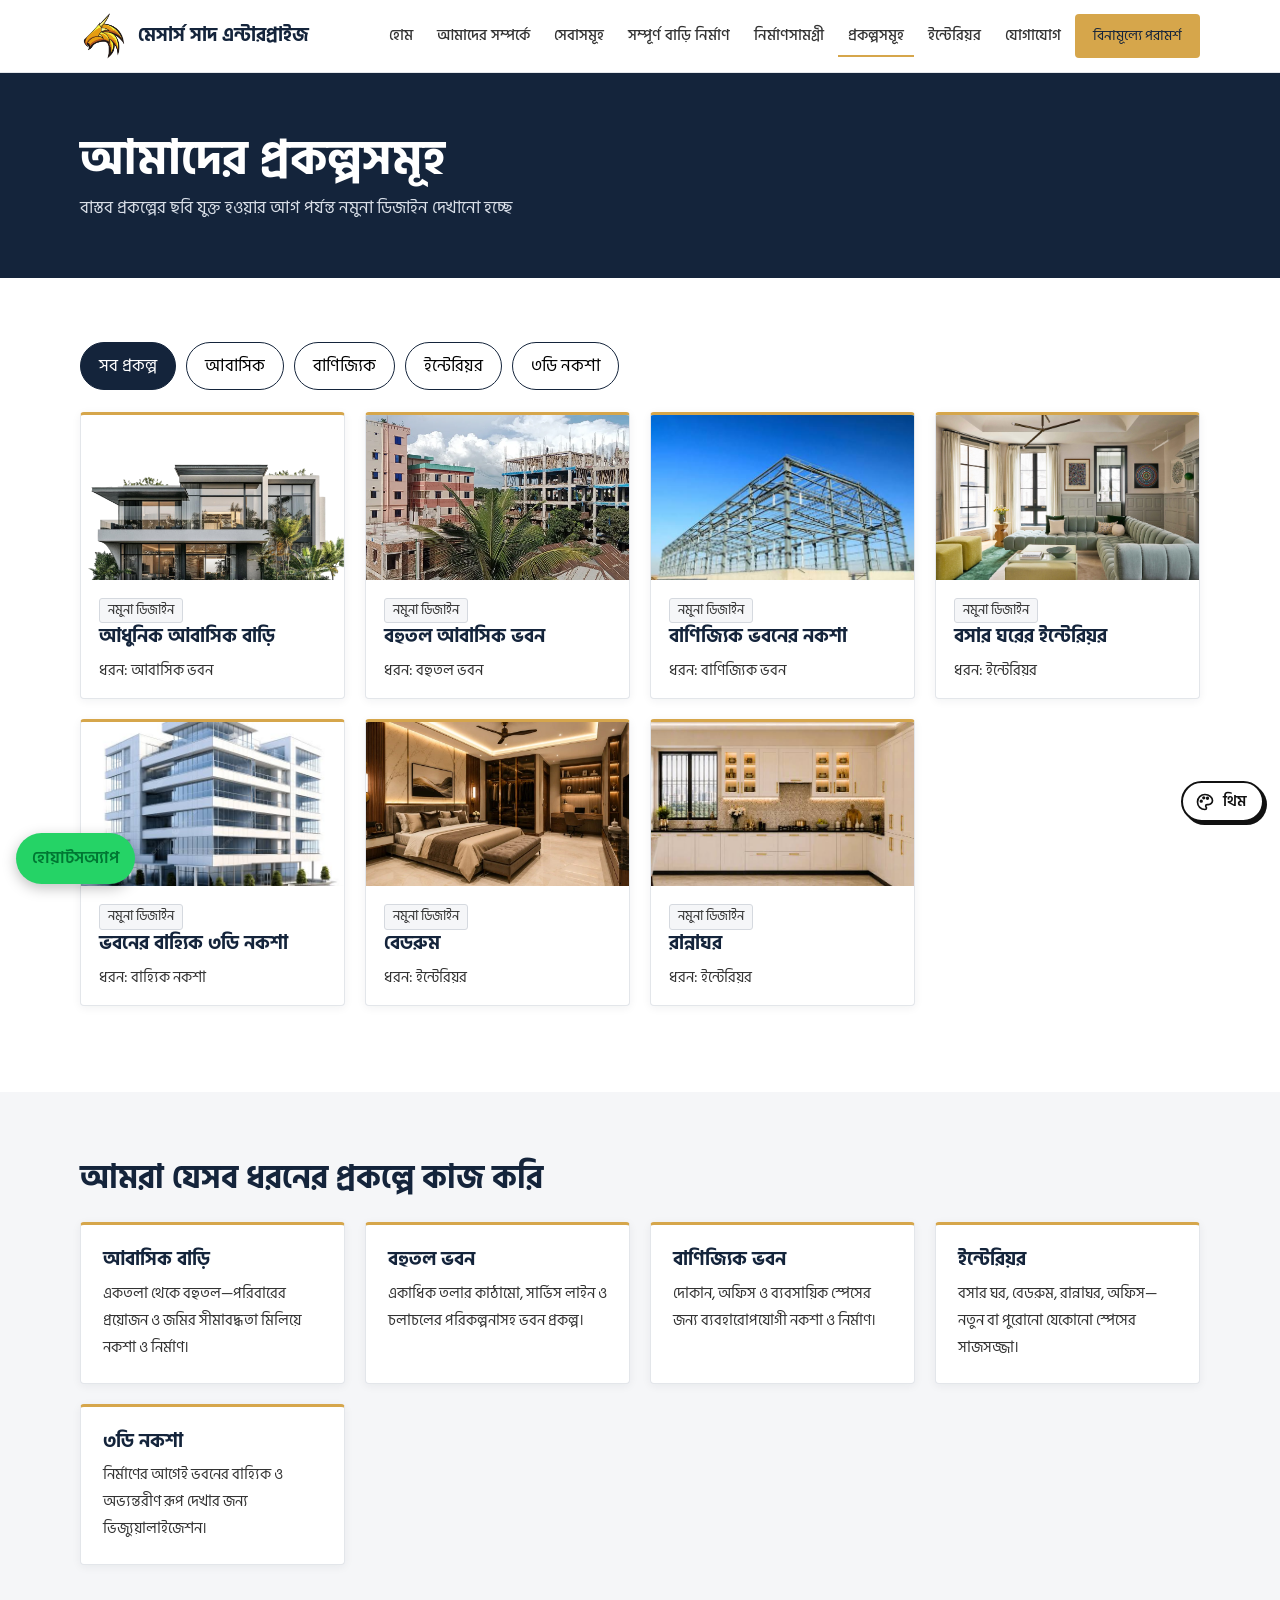
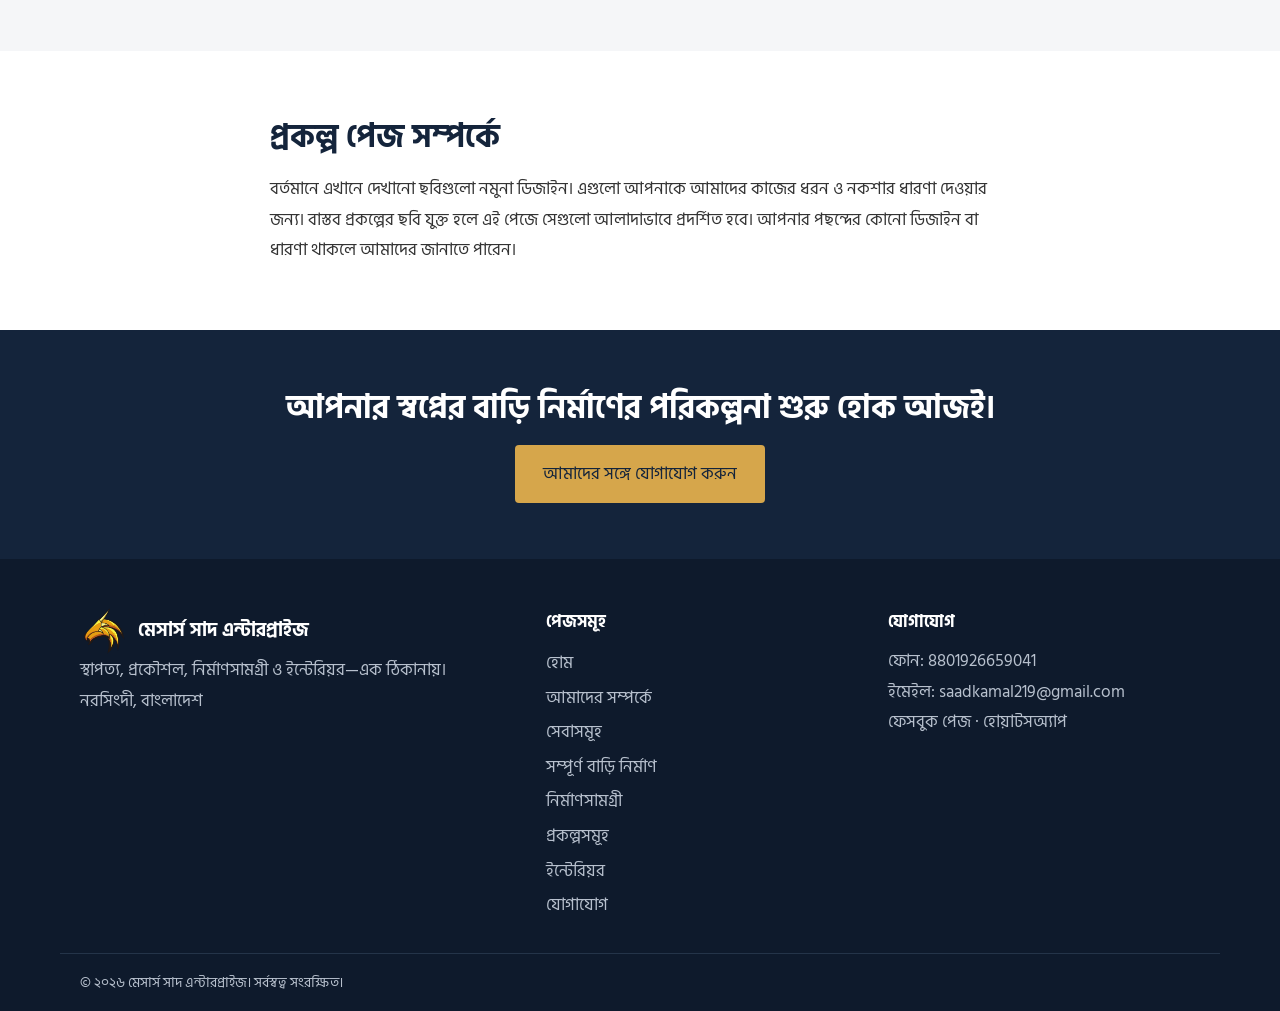
<file: projects.html>
<!DOCTYPE html>
<html lang="bn">

<head>
    <meta charset="UTF-8">
    <meta name="viewport" content="width=device-width,initial-scale=1">
    <title>আমাদের প্রকল্পসমূহ | মেসার্স সাদ এন্টারপ্রাইজ</title>
    <meta name="description" content="আবাসিক, বাণিজ্যিক, ইন্টেরিয়র ও ৩ডি নকশার প্রকল্প প্রদর্শনী।">
    <meta property="og:title" content="আমাদের প্রকল্পসমূহ | মেসার্স সাদ এন্টারপ্রাইজ">
    <meta property="og:description" content="আবাসিক, বাণিজ্যিক, ইন্টেরিয়র ও ৩ডি নকশার প্রকল্প প্রদর্শনী।">
    <meta property="og:type" content="website">
    <meta property="og:locale" content="bn_BD">
    <!-- ডোমেইন পেলে নিচের লাইন চালু করুন: <link rel="canonical" href="https://আপনার-ডোমেইন/projects.html"> -->
    <link rel="icon" href="images/favicon.svg" type="image/svg+xml">
    <link rel="preconnect" href="https://fonts.googleapis.com">
    <link rel="preconnect" href="https://fonts.gstatic.com" crossorigin>
    <link rel="icon" href="images/smalllogo.png">
    <link href="https://fonts.googleapis.com/css2?family=Hind+Siliguri:wght@400;500;600;700&display=swap"
        rel="stylesheet">
    <link rel="stylesheet" href="css/style.css">
    <link rel="stylesheet" href="css/responsive.css">
    <script src="js/theme.js"></script>
    <script
        type="application/ld+json">{"@context":"https://schema.org","@type":"GeneralContractor","name":"মেসার্স সাদ এন্টারপ্রাইজ","address":{"@type":"PostalAddress","addressLocality":"নরসিংদী","addressCountry":"BD"}}</script>
</head>

<body>
    <header class="hd">
        <div class="wrap hd-in"><a class="brand" href="index.html" aria-label="হোম">
            <img src="images/mainlogo.png" alt="" width="48" height="48">
            <span>মেসার্স সাদ এন্টারপ্রাইজ</span></a>
            <button class="burger" aria-label="মেনু খুলুন" aria-expanded="false"><i></i><i></i><i></i></button>
            <nav class="nav" id="nav"><a href="index.html">হোম</a><a href="about.html">আমাদের সম্পর্কে</a><a
                    href="services.html">সেবাসমূহ</a><a href="complete-construction.html">সম্পূর্ণ বাড়ি নির্মাণ</a><a
                    href="materials.html">নির্মাণসামগ্রী</a><a href="projects.html" class=on>প্রকল্পসমূহ</a><a
                    href="interior.html">ইন্টেরিয়র</a><a href="contact.html">যোগাযোগ</a><a class="btn btn-gold sm"
                    href="contact.html#form">বিনামূল্যে পরামর্শ</a></nav>
        </div>
    </header>
    <main>
        <section class="ph">
            <div class="wrap">
                <h1>আমাদের প্রকল্পসমূহ</h1>
                <p>বাস্তব প্রকল্পের ছবি যুক্ত হওয়ার আগ পর্যন্ত নমুনা ডিজাইন দেখানো হচ্ছে</p>
            </div>
        </section>
        <section class="sec">
            <div class="wrap">
                <div class="fl"><button class="fb on" data-f="সব প্রকল্প">সব প্রকল্প</button><button class="fb"
                        data-f="আবাসিক">আবাসিক</button><button class="fb" data-f="বাণিজ্যিক">বাণিজ্যিক</button><button
                        class="fb" data-f="ইন্টেরিয়র">ইন্টেরিয়র</button><button class="fb" data-f="৩ডি নকশা">৩ডি
                        নকশা</button></div>
                <div class="grid gal" id="pg">
                    <figure class="card" data-cat="আবাসিক"><img loading="lazy" src="images/modern.png"
                            alt="আধুনিক আবাসিক বাড়ি—নমুনা ডিজাইন">
                        <figcaption><span class="tag">নমুনা ডিজাইন</span>
                            <h3>আধুনিক আবাসিক বাড়ি</h3>
                            <p>ধরন: আবাসিক ভবন</p>
                        </figcaption>
                    </figure>
                    <figure class="card" data-cat="আবাসিক"><img loading="lazy" src="images/multis.webp"
                            alt="বহুতল আবাসিক ভবন—নমুনা ডিজাইন">
                        <figcaption><span class="tag">নমুনা ডিজাইন</span>
                            <h3>বহুতল আবাসিক ভবন</h3>
                            <p>ধরন: বহুতল ভবন</p>
                        </figcaption>
                    </figure>
                    <figure class="card" data-cat="বাণিজ্যিক"><img loading="lazy" src="images/business.jpeg"
                            alt="বাণিজ্যিক ভবনের নকশা—নমুনা ডিজাইন">
                        <figcaption><span class="tag">নমুনা ডিজাইন</span>
                            <h3>বাণিজ্যিক ভবনের নকশা</h3>
                            <p>ধরন: বাণিজ্যিক ভবন</p>
                        </figcaption>
                    </figure>
                    <figure class="card" data-cat="ইন্টেরিয়র"><img loading="lazy" src="images/projects/drawing.webp"
                            alt="বসার ঘরের ইন্টেরিয়র—নমুনা ডিজাইন">
                        <figcaption><span class="tag">নমুনা ডিজাইন</span>
                            <h3>বসার ঘরের ইন্টেরিয়র</h3>
                            <p>ধরন: ইন্টেরিয়র</p>
                        </figcaption>
                    </figure>
                    <figure class="card" data-cat="৩ডি নকশা"><img loading="lazy" src="images/projects/3d.jpeg"
                            alt="ভবনের বাহ্যিক ৩ডি নকশা—নমুনা ডিজাইন">
                        <figcaption><span class="tag">নমুনা ডিজাইন</span>
                            <h3>ভবনের বাহ্যিক ৩ডি নকশা</h3>
                            <p>ধরন: বাহ্যিক নকশা</p>
                        </figcaption>
                    </figure>
                    <figure class="card" data-cat="ইন্টেরিয়র"><img loading="lazy" src="images/projects/bed.jpg"
                            alt="রান্নাঘর ও বেডরুম—নমুনা ডিজাইন">
                        <figcaption><span class="tag">নমুনা ডিজাইন</span>
                            <h3>বেডরুম</h3>
                            <p>ধরন: ইন্টেরিয়র</p>
                        </figcaption>
                    </figure>
                    <figure class="card" data-cat="ইন্টেরিয়র"><img loading="lazy" src="images/projects/kitchen.jpeg"
                            alt="রান্নাঘর ও বেডরুম—নমুনা ডিজাইন">
                        <figcaption><span class="tag">নমুনা ডিজাইন</span>
                            <h3>রান্নাঘর</h3>
                            <p>ধরন: ইন্টেরিয়র</p>
                        </figcaption>
                    </figure>
                </div>
            </div>
        </section>
        <section class="sec alt"><div class="wrap"><h2>আমরা যেসব ধরনের প্রকল্পে কাজ করি</h2><div class="grid"><div class="card rv"><h3>আবাসিক বাড়ি</h3><p>একতলা থেকে বহুতল—পরিবারের প্রয়োজন ও জমির সীমাবদ্ধতা মিলিয়ে নকশা ও নির্মাণ।</p></div><div class="card rv"><h3>বহুতল ভবন</h3><p>একাধিক তলার কাঠামো, সার্ভিস লাইন ও চলাচলের পরিকল্পনাসহ ভবন প্রকল্প।</p></div><div class="card rv"><h3>বাণিজ্যিক ভবন</h3><p>দোকান, অফিস ও ব্যবসায়িক স্পেসের জন্য ব্যবহারোপযোগী নকশা ও নির্মাণ।</p></div><div class="card rv"><h3>ইন্টেরিয়র</h3><p>বসার ঘর, বেডরুম, রান্নাঘর, অফিস—নতুন বা পুরোনো যেকোনো স্পেসের সাজসজ্জা।</p></div><div class="card rv"><h3>৩ডি নকশা</h3><p>নির্মাণের আগেই ভবনের বাহ্যিক ও অভ্যন্তরীণ রূপ দেখার জন্য ভিজ্যুয়ালাইজেশন।</p></div></div></div></section>
<section class="sec"><div class="wrap narrow"><h2>প্রকল্প পেজ সম্পর্কে</h2><p>বর্তমানে এখানে দেখানো ছবিগুলো নমুনা ডিজাইন। এগুলো আপনাকে আমাদের কাজের ধরন ও নকশার ধারণা দেওয়ার জন্য। বাস্তব প্রকল্পের ছবি যুক্ত হলে এই পেজে সেগুলো আলাদাভাবে প্রদর্শিত হবে। আপনার পছন্দের কোনো ডিজাইন বা ধারণা থাকলে আমাদের জানাতে পারেন।</p></div></section>
<section class="cta">
            <div class="wrap">
                <h2>আপনার স্বপ্নের বাড়ি নির্মাণের পরিকল্পনা শুরু হোক আজই।</h2><a class="btn btn-gold"
                    href="contact.html#form">আমাদের সঙ্গে যোগাযোগ করুন</a>
            </div>
        </section>
    </main>
    <footer class="ft">
        <div class="wrap fg">
            <div>
                <div class="brand w">
                    <img src="images/mainlogo.png" alt="" width="48" height="48"><span>মেসার্স সাদ এন্টারপ্রাইজ</span></div>
                <p>স্থাপত্য, প্রকৌশল, নির্মাণসামগ্রী ও ইন্টেরিয়র—এক ঠিকানায়।<br>নরসিংদী, বাংলাদেশ</p>
            </div>
            <div>
                <h4>পেজসমূহ</h4><a href="index.html">হোম</a><a href="about.html">আমাদের সম্পর্কে</a><a
                    href="services.html">সেবাসমূহ</a><a href="complete-construction.html">সম্পূর্ণ বাড়ি নির্মাণ</a><a
                    href="materials.html">নির্মাণসামগ্রী</a><a href="projects.html">প্রকল্পসমূহ</a><a
                    href="interior.html">ইন্টেরিয়র</a><a href="contact.html">যোগাযোগ</a>
            </div>
            <div>
                <h4>যোগাযোগ</h4>
                <p>ফোন: <span data-c="phone">[ফোন নম্বর যুক্ত করুন]</span></p>
                <p>ইমেইল: <span data-c="email">[ইমেইল যুক্ত করুন]</span></p>
                <p><a data-c="facebook" href="contact.html">ফেসবুক পেজ</a> · <a data-c="wa"
                        href="contact.html">হোয়াটসঅ্যাপ</a></p>
            </div>
        </div>
        <div class="wrap cp">© ২০২৬ মেসার্স সাদ এন্টারপ্রাইজ। সর্বস্বত্ব সংরক্ষিত।</div>
    </footer>
    <a class="wa-fab" data-c="wa" href="contact.html" aria-label="হোয়াটসঅ্যাপে যোগাযোগ">হোয়াটসঅ্যাপ</a><button
        class="top" aria-label="উপরে যান">↑</button>
    <div class="lb" hidden><img alt=""><button aria-label="বন্ধ করুন">✕</button></div>
    <script src="js/script.js"></script>
</body>

</html>
</file>
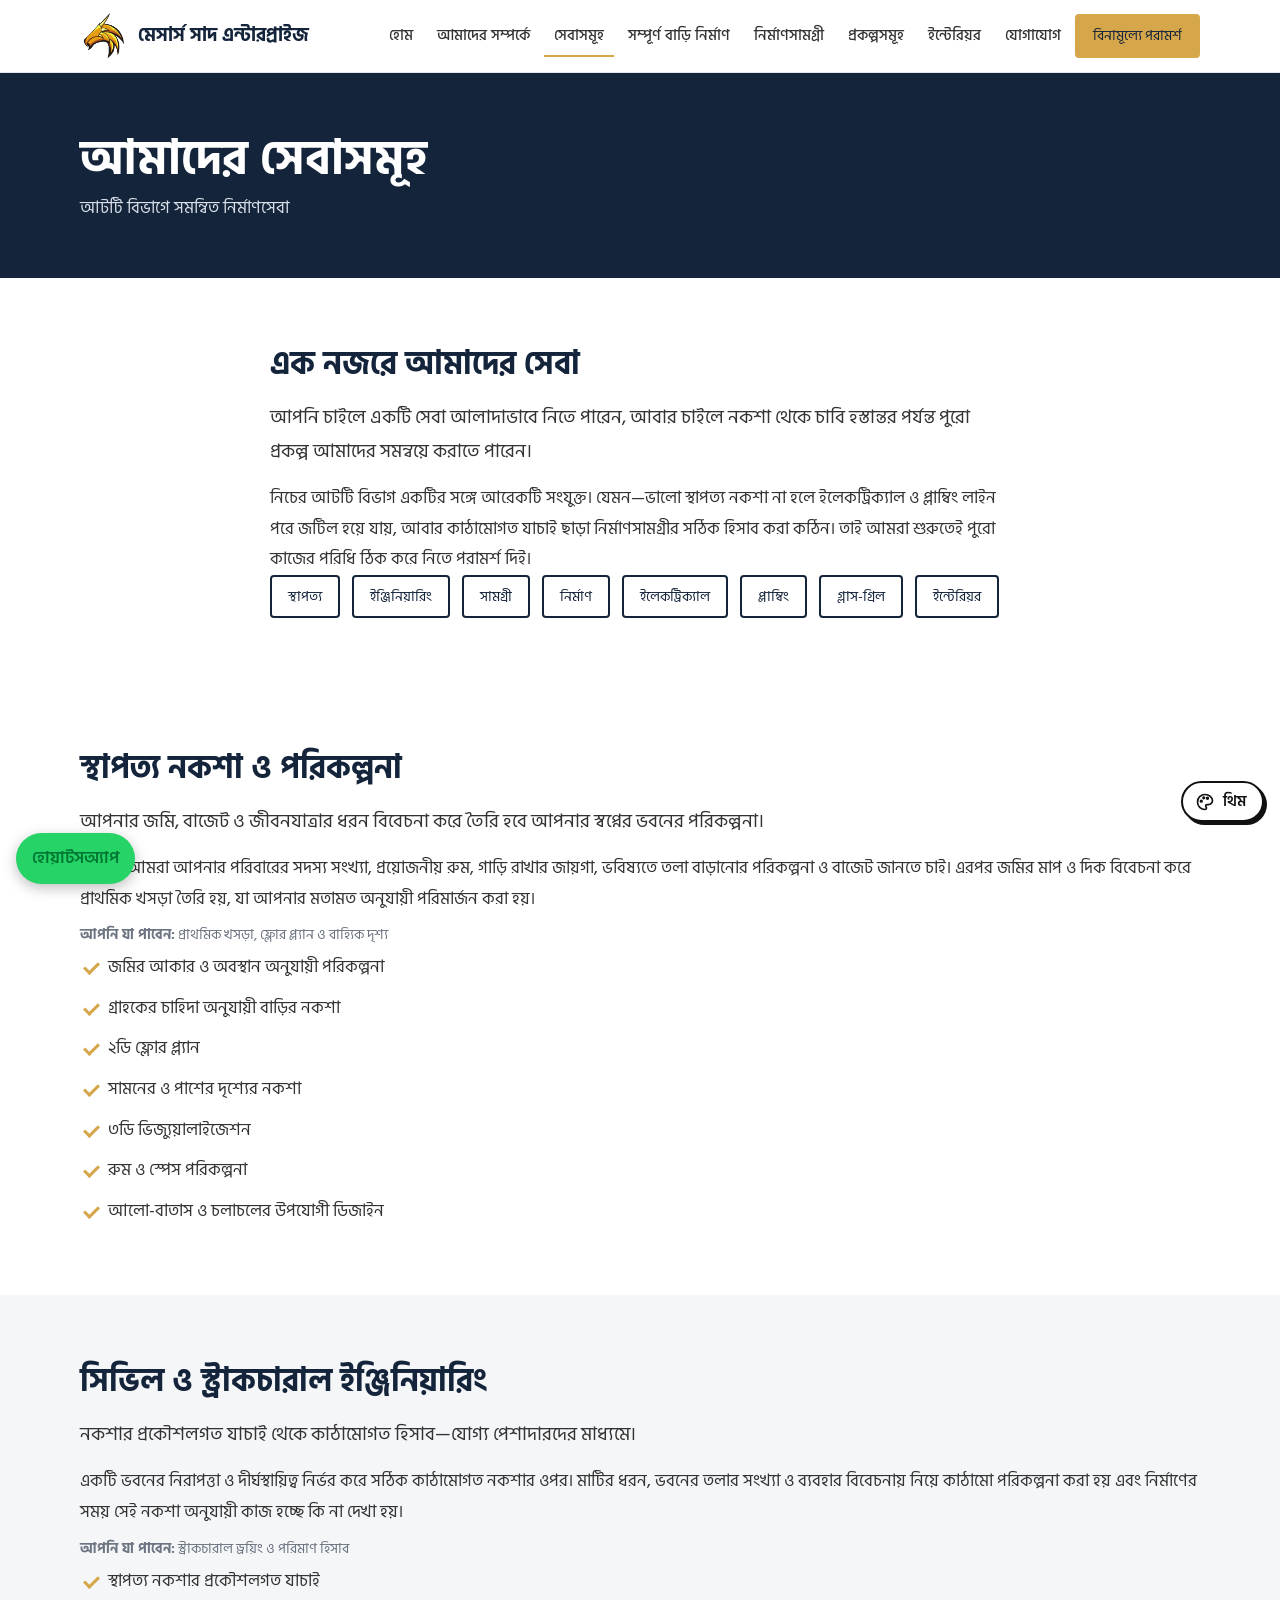
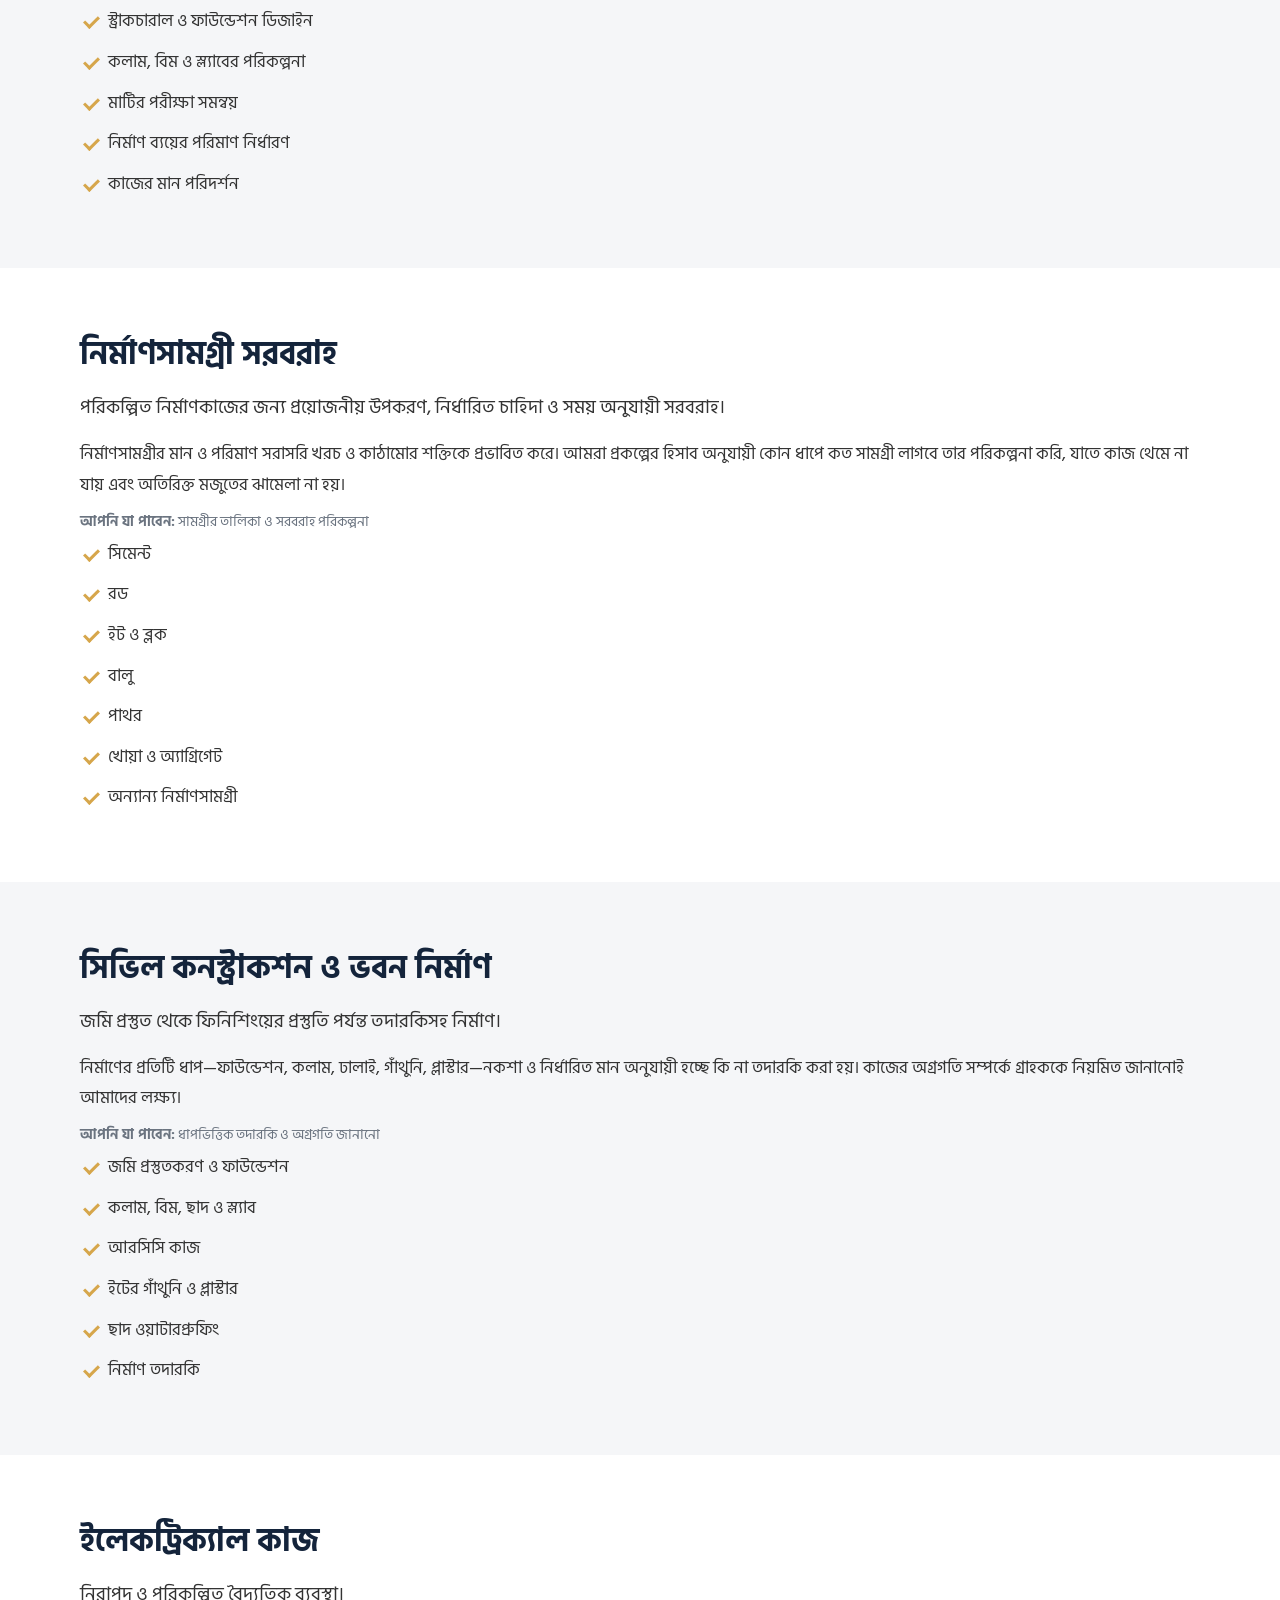
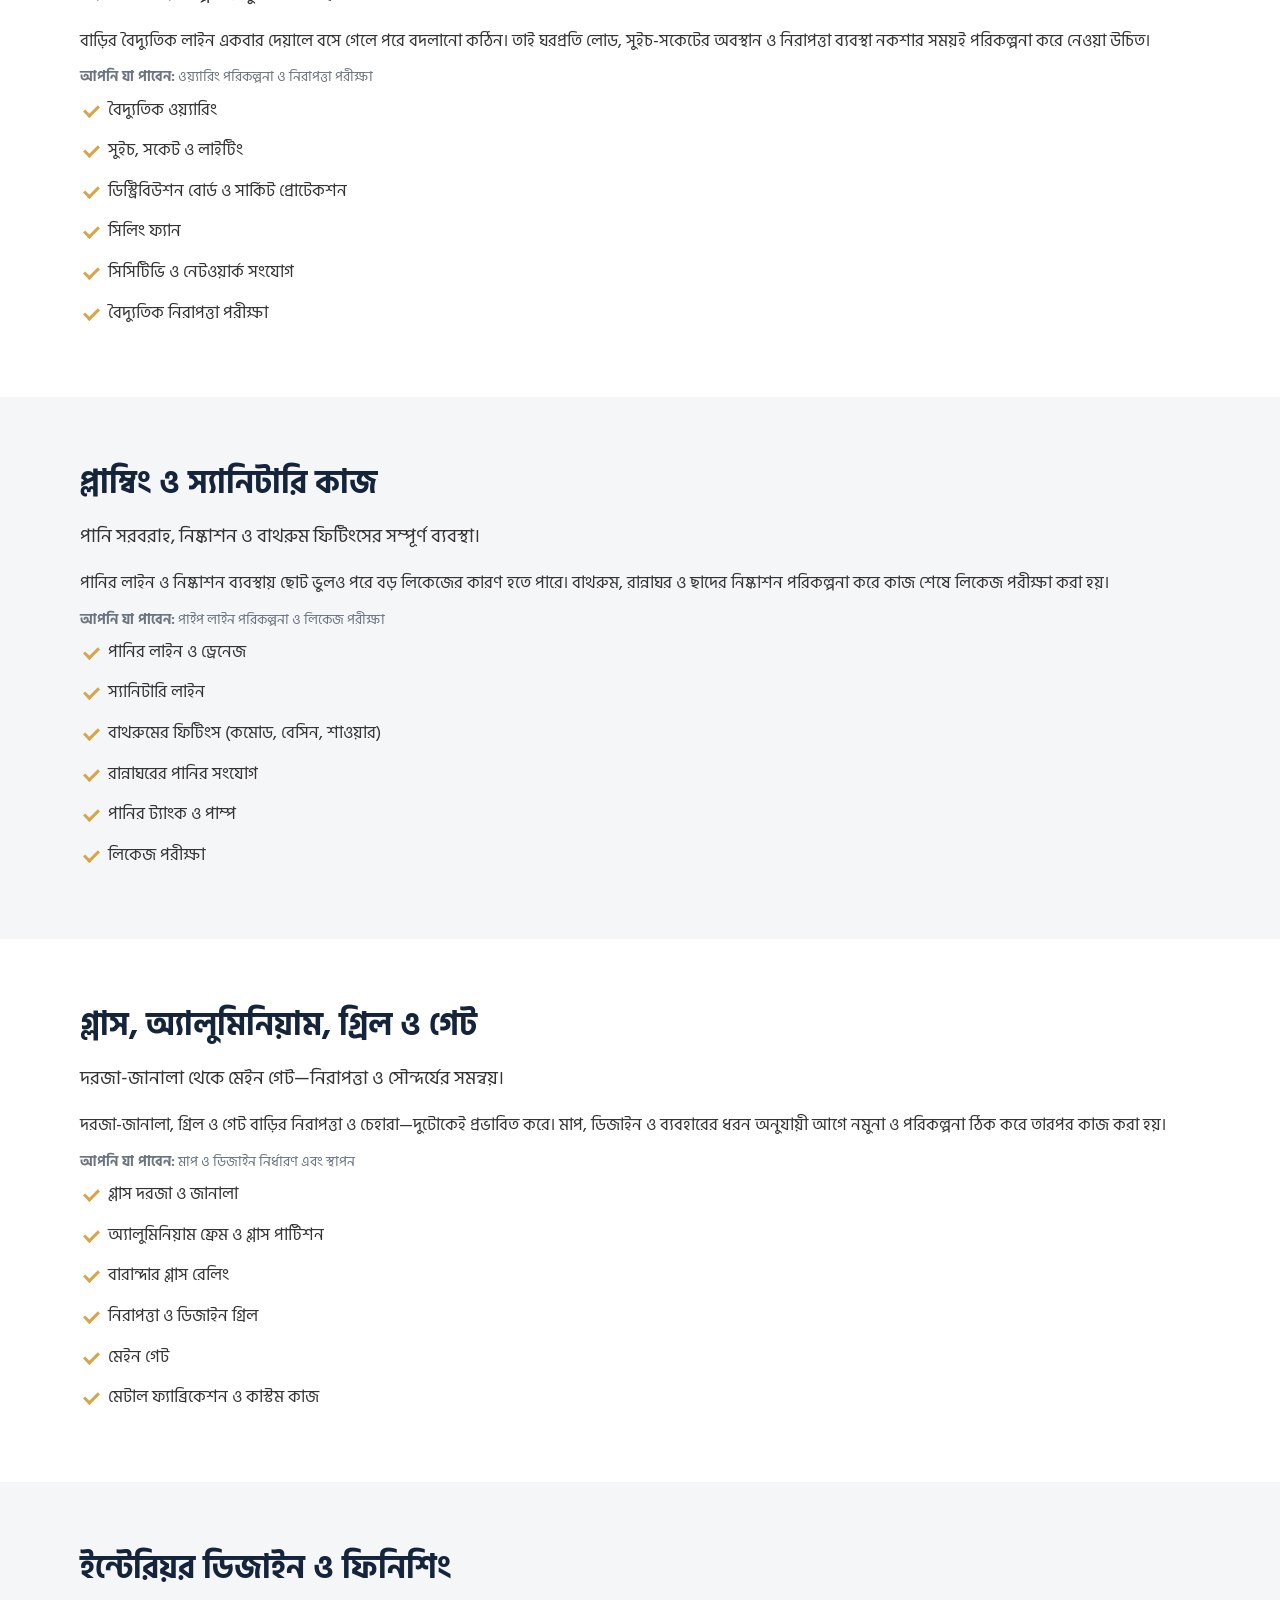
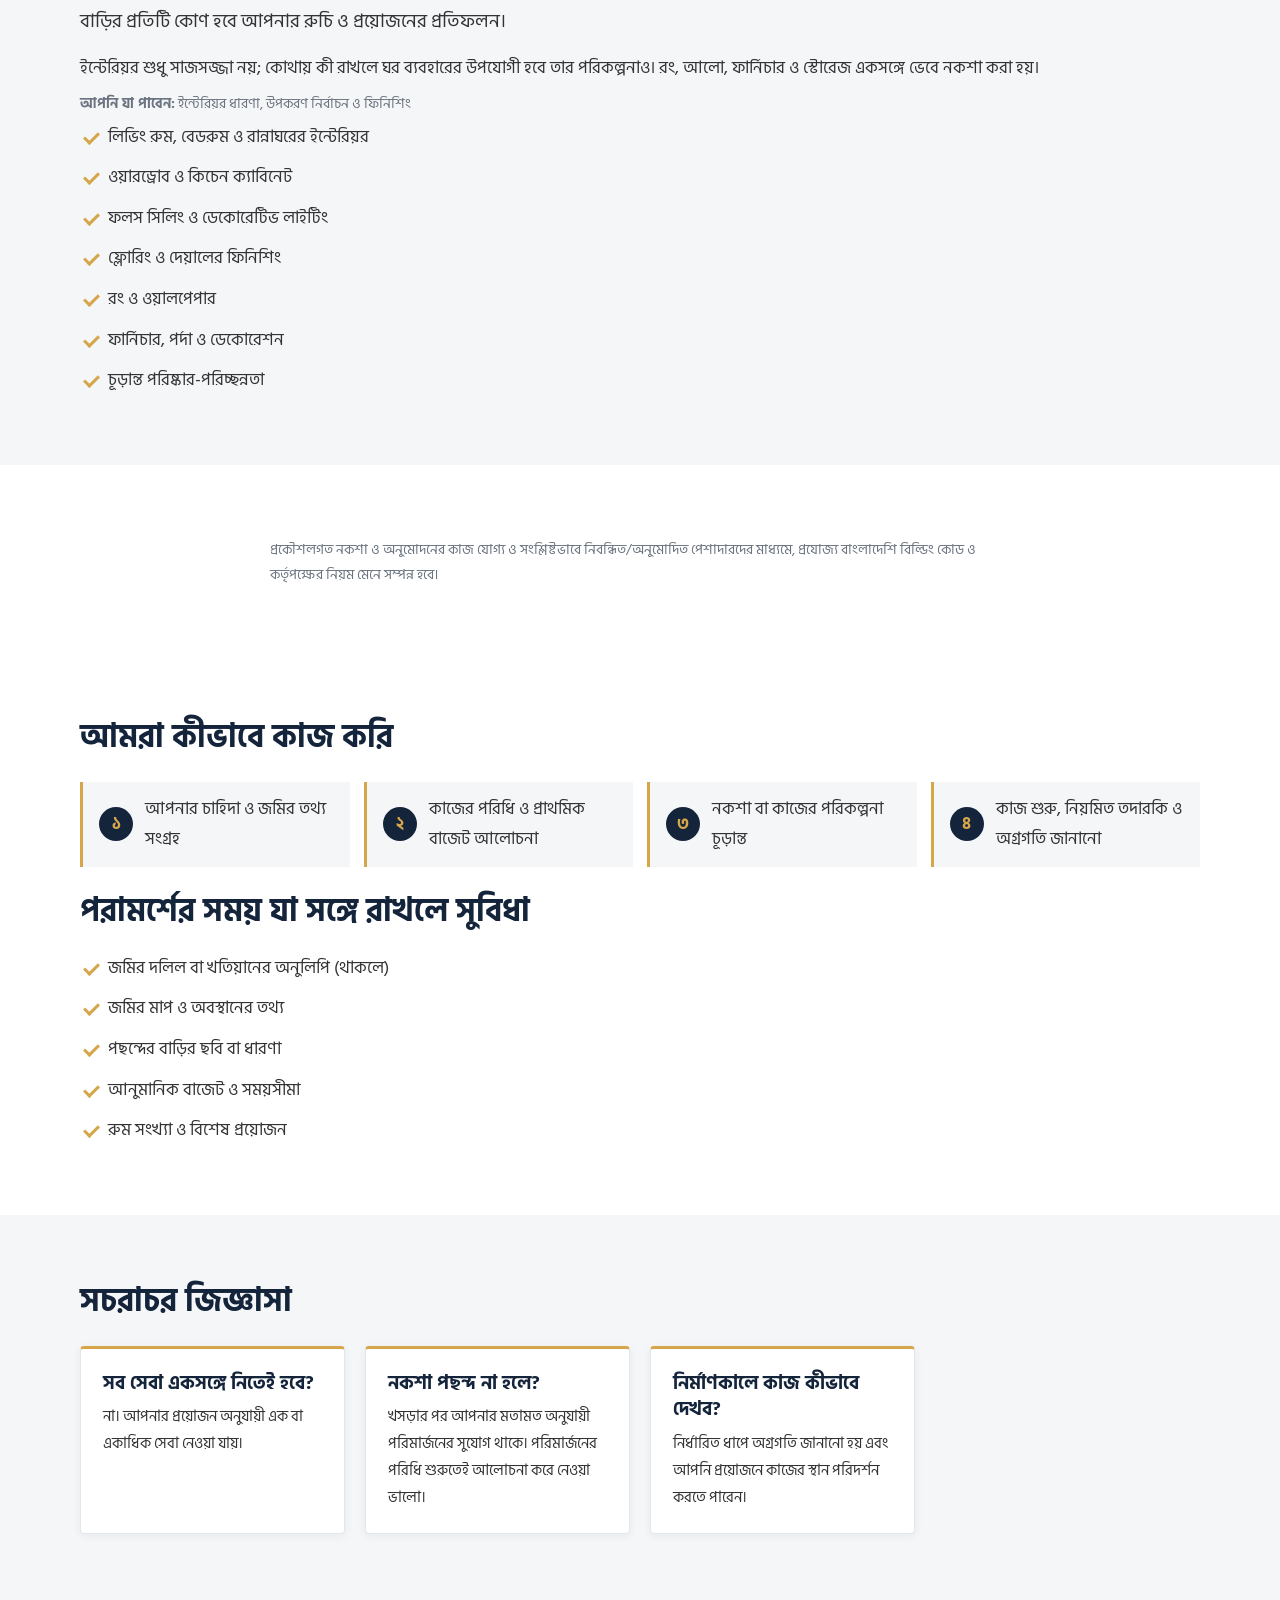
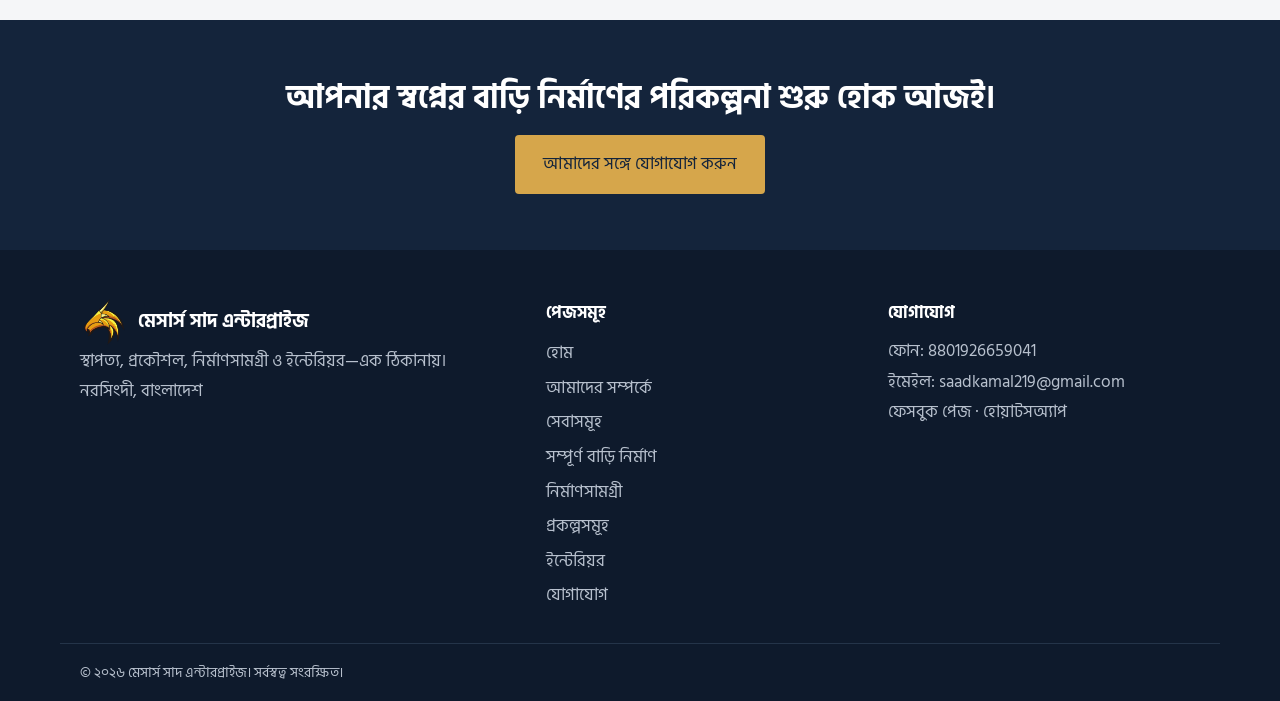
<file: services.html>
<!DOCTYPE html>
<html lang="bn">

<head>
    <meta charset="UTF-8">
    <meta name="viewport" content="width=device-width,initial-scale=1">
    <title>আমাদের সেবাসমূহ | মেসার্স সাদ এন্টারপ্রাইজ</title>
    <meta name="description"
        content="স্থাপত্য নকশা, স্ট্রাকচারাল ইঞ্জিনিয়ারিং, নির্মাণসামগ্রী, ভবন নির্মাণ, ইলেকট্রিক্যাল, প্লাম্বিং, গ্লাস-গ্রিল ও ইন্টেরিয়র সেবা।">
    <meta property="og:title" content="আমাদের সেবাসমূহ | মেসার্স সাদ এন্টারপ্রাইজ">
    <meta property="og:description"
        content="স্থাপত্য নকশা, স্ট্রাকচারাল ইঞ্জিনিয়ারিং, নির্মাণসামগ্রী, ভবন নির্মাণ, ইলেকট্রিক্যাল, প্লাম্বিং, গ্লাস-গ্রিল ও ইন্টেরিয়র সেবা।">
    <meta property="og:type" content="website">
    <meta property="og:locale" content="bn_BD">
    <!-- ডোমেইন পেলে নিচের লাইন চালু করুন: <link rel="canonical" href="https://আপনার-ডোমেইন/services.html"> -->
    <link rel="icon" href="images/favicon.svg" type="image/svg+xml">
    <link rel="preconnect" href="https://fonts.googleapis.com">
    <link rel="preconnect" href="https://fonts.gstatic.com" crossorigin>
    <link rel="icon" href="images/smalllogo.png">
    <link href="https://fonts.googleapis.com/css2?family=Hind+Siliguri:wght@400;500;600;700&display=swap"
        rel="stylesheet">
    <link rel="stylesheet" href="css/style.css">
    <link rel="stylesheet" href="css/responsive.css">
    <script src="js/theme.js"></script>
    <script
        type="application/ld+json">{"@context":"https://schema.org","@type":"GeneralContractor","name":"মেসার্স সাদ এন্টারপ্রাইজ","address":{"@type":"PostalAddress","addressLocality":"নরসিংদী","addressCountry":"BD"}}</script>
</head>

<body>
    <header class="hd">
        <div class="wrap hd-in"><a class="brand" href="index.html" aria-label="হোম">
            <img src="images/mainlogo.png" alt="" width="48" height="48">
            <span>মেসার্স সাদ এন্টারপ্রাইজ</span></a>
            <button class="burger" aria-label="মেনু খুলুন" aria-expanded="false"><i></i><i></i><i></i></button>
            <nav class="nav" id="nav"><a href="index.html">হোম</a><a href="about.html">আমাদের সম্পর্কে</a><a
                    href="services.html" class=on>সেবাসমূহ</a><a href="complete-construction.html">সম্পূর্ণ বাড়ি
                    নির্মাণ</a><a href="materials.html">নির্মাণসামগ্রী</a><a href="projects.html">প্রকল্পসমূহ</a><a
                    href="interior.html">ইন্টেরিয়র</a><a href="contact.html">যোগাযোগ</a><a class="btn btn-gold sm"
                    href="contact.html#form">বিনামূল্যে পরামর্শ</a></nav>
        </div>
    </header>
    <main>
        <section class="ph">
            <div class="wrap">
                <h1>আমাদের সেবাসমূহ</h1>
                <p>আটটি বিভাগে সমন্বিত নির্মাণসেবা</p>
            </div>
        </section>
        <section class="sec"><div class="wrap narrow"><h2>এক নজরে আমাদের সেবা</h2><p class='lead'>আপনি চাইলে একটি সেবা আলাদাভাবে নিতে পারেন, আবার চাইলে নকশা থেকে চাবি হস্তান্তর পর্যন্ত পুরো প্রকল্প আমাদের সমন্বয়ে করাতে পারেন।</p><p>নিচের আটটি বিভাগ একটির সঙ্গে আরেকটি সংযুক্ত। যেমন—ভালো স্থাপত্য নকশা না হলে ইলেকট্রিক্যাল ও প্লাম্বিং লাইন পরে জটিল হয়ে যায়, আবার কাঠামোগত যাচাই ছাড়া নির্মাণসামগ্রীর সঠিক হিসাব করা কঠিন। তাই আমরা শুরুতেই পুরো কাজের পরিধি ঠিক করে নিতে পরামর্শ দিই।</p><div class="bt"><a class="btn btn-line sm" href="#s1">স্থাপত্য</a><a class="btn btn-line sm" href="#s2">ইঞ্জিনিয়ারিং</a><a class="btn btn-line sm" href="#s3">সামগ্রী</a><a class="btn btn-line sm" href="#s4">নির্মাণ</a><a class="btn btn-line sm" href="#s5">ইলেকট্রিক্যাল</a><a class="btn btn-line sm" href="#s6">প্লাম্বিং</a><a class="btn btn-line sm" href="#s7">গ্লাস-গ্রিল</a><a class="btn btn-line sm" href="#s8">ইন্টেরিয়র</a></div></div></section>
<section class="sec" id="s1">
            <div class="wrap">
                <h2>স্থাপত্য নকশা ও পরিকল্পনা</h2>
                <p class="lead">আপনার জমি, বাজেট ও জীবনযাত্রার ধরন বিবেচনা করে তৈরি হবে আপনার স্বপ্নের ভবনের পরিকল্পনা।
                </p>
                <p>শুরুতে আমরা আপনার পরিবারের সদস্য সংখ্যা, প্রয়োজনীয় রুম, গাড়ি রাখার জায়গা, ভবিষ্যতে তলা বাড়ানোর পরিকল্পনা ও বাজেট জানতে চাই। এরপর জমির মাপ ও দিক বিবেচনা করে প্রাথমিক খসড়া তৈরি হয়, যা আপনার মতামত অনুযায়ী পরিমার্জন করা হয়।</p><p class="note"><b>আপনি যা পাবেন:</b> প্রাথমিক খসড়া, ফ্লোর প্ল্যান ও বাহ্যিক দৃশ্য</p><ul class="chk">
                    <li>জমির আকার ও অবস্থান অনুযায়ী পরিকল্পনা</li>
                    <li>গ্রাহকের চাহিদা অনুযায়ী বাড়ির নকশা</li>
                    <li>২ডি ফ্লোর প্ল্যান</li>
                    <li>সামনের ও পাশের দৃশ্যের নকশা</li>
                    <li>৩ডি ভিজ্যুয়ালাইজেশন</li>
                    <li>রুম ও স্পেস পরিকল্পনা</li>
                    <li>আলো-বাতাস ও চলাচলের উপযোগী ডিজাইন</li>
                </ul>
            </div>
        </section>
        <section class="sec alt" id="s2">
            <div class="wrap">
                <h2>সিভিল ও স্ট্রাকচারাল ইঞ্জিনিয়ারিং</h2>
                <p class="lead">নকশার প্রকৌশলগত যাচাই থেকে কাঠামোগত হিসাব—যোগ্য পেশাদারদের মাধ্যমে।</p>
                <p>একটি ভবনের নিরাপত্তা ও দীর্ঘস্থায়িত্ব নির্ভর করে সঠিক কাঠামোগত নকশার ওপর। মাটির ধরন, ভবনের তলার সংখ্যা ও ব্যবহার বিবেচনায় নিয়ে কাঠামো পরিকল্পনা করা হয় এবং নির্মাণের সময় সেই নকশা অনুযায়ী কাজ হচ্ছে কি না দেখা হয়।</p><p class="note"><b>আপনি যা পাবেন:</b> স্ট্রাকচারাল ড্রয়িং ও পরিমাণ হিসাব</p><ul class="chk">
                    <li>স্থাপত্য নকশার প্রকৌশলগত যাচাই</li>
                    <li>স্ট্রাকচারাল ও ফাউন্ডেশন ডিজাইন</li>
                    <li>কলাম, বিম ও স্ল্যাবের পরিকল্পনা</li>
                    <li>মাটির পরীক্ষা সমন্বয়</li>
                    <li>নির্মাণ ব্যয়ের পরিমাণ নির্ধারণ</li>
                    <li>কাজের মান পরিদর্শন</li>
                </ul>
            </div>
        </section>
        <section class="sec" id="s3">
            <div class="wrap">
                <h2>নির্মাণসামগ্রী সরবরাহ</h2>
                <p class="lead">পরিকল্পিত নির্মাণকাজের জন্য প্রয়োজনীয় উপকরণ, নির্ধারিত চাহিদা ও সময় অনুযায়ী সরবরাহ।
                </p>
                <p>নির্মাণসামগ্রীর মান ও পরিমাণ সরাসরি খরচ ও কাঠামোর শক্তিকে প্রভাবিত করে। আমরা প্রকল্পের হিসাব অনুযায়ী কোন ধাপে কত সামগ্রী লাগবে তার পরিকল্পনা করি, যাতে কাজ থেমে না যায় এবং অতিরিক্ত মজুতের ঝামেলা না হয়।</p><p class="note"><b>আপনি যা পাবেন:</b> সামগ্রীর তালিকা ও সরবরাহ পরিকল্পনা</p><ul class="chk">
                    <li>সিমেন্ট</li>
                    <li>রড</li>
                    <li>ইট ও ব্লক</li>
                    <li>বালু</li>
                    <li>পাথর</li>
                    <li>খোয়া ও অ্যাগ্রিগেট</li>
                    <li>অন্যান্য নির্মাণসামগ্রী</li>
                </ul>
            </div>
        </section>
        <section class="sec alt" id="s4">
            <div class="wrap">
                <h2>সিভিল কনস্ট্রাকশন ও ভবন নির্মাণ</h2>
                <p class="lead">জমি প্রস্তুত থেকে ফিনিশিংয়ের প্রস্তুতি পর্যন্ত তদারকিসহ নির্মাণ।</p>
                <p>নির্মাণের প্রতিটি ধাপ—ফাউন্ডেশন, কলাম, ঢালাই, গাঁথুনি, প্লাস্টার—নকশা ও নির্ধারিত মান অনুযায়ী হচ্ছে কি না তদারকি করা হয়। কাজের অগ্রগতি সম্পর্কে গ্রাহককে নিয়মিত জানানোই আমাদের লক্ষ্য।</p><p class="note"><b>আপনি যা পাবেন:</b> ধাপভিত্তিক তদারকি ও অগ্রগতি জানানো</p><ul class="chk">
                    <li>জমি প্রস্তুতকরণ ও ফাউন্ডেশন</li>
                    <li>কলাম, বিম, ছাদ ও স্ল্যাব</li>
                    <li>আরসিসি কাজ</li>
                    <li>ইটের গাঁথুনি ও প্লাস্টার</li>
                    <li>ছাদ ওয়াটারপ্রুফিং</li>
                    <li>নির্মাণ তদারকি</li>
                </ul>
            </div>
        </section>
        <section class="sec" id="s5">
            <div class="wrap">
                <h2>ইলেকট্রিক্যাল কাজ</h2>
                <p class="lead">নিরাপদ ও পরিকল্পিত বৈদ্যুতিক ব্যবস্থা।</p>
                <p>বাড়ির বৈদ্যুতিক লাইন একবার দেয়ালে বসে গেলে পরে বদলানো কঠিন। তাই ঘরপ্রতি লোড, সুইচ-সকেটের অবস্থান ও নিরাপত্তা ব্যবস্থা নকশার সময়ই পরিকল্পনা করে নেওয়া উচিত।</p><p class="note"><b>আপনি যা পাবেন:</b> ওয়্যারিং পরিকল্পনা ও নিরাপত্তা পরীক্ষা</p><ul class="chk">
                    <li>বৈদ্যুতিক ওয়্যারিং</li>
                    <li>সুইচ, সকেট ও লাইটিং</li>
                    <li>ডিস্ট্রিবিউশন বোর্ড ও সার্কিট প্রোটেকশন</li>
                    <li>সিলিং ফ্যান</li>
                    <li>সিসিটিভি ও নেটওয়ার্ক সংযোগ</li>
                    <li>বৈদ্যুতিক নিরাপত্তা পরীক্ষা</li>
                </ul>
            </div>
        </section>
        <section class="sec alt" id="s6">
            <div class="wrap">
                <h2>প্লাম্বিং ও স্যানিটারি কাজ</h2>
                <p class="lead">পানি সরবরাহ, নিষ্কাশন ও বাথরুম ফিটিংসের সম্পূর্ণ ব্যবস্থা।</p>
                <p>পানির লাইন ও নিষ্কাশন ব্যবস্থায় ছোট ভুলও পরে বড় লিকেজের কারণ হতে পারে। বাথরুম, রান্নাঘর ও ছাদের নিষ্কাশন পরিকল্পনা করে কাজ শেষে লিকেজ পরীক্ষা করা হয়।</p><p class="note"><b>আপনি যা পাবেন:</b> পাইপ লাইন পরিকল্পনা ও লিকেজ পরীক্ষা</p><ul class="chk">
                    <li>পানির লাইন ও ড্রেনেজ</li>
                    <li>স্যানিটারি লাইন</li>
                    <li>বাথরুমের ফিটিংস (কমোড, বেসিন, শাওয়ার)</li>
                    <li>রান্নাঘরের পানির সংযোগ</li>
                    <li>পানির ট্যাংক ও পাম্প</li>
                    <li>লিকেজ পরীক্ষা</li>
                </ul>
            </div>
        </section>
        <section class="sec" id="s7">
            <div class="wrap">
                <h2>গ্লাস, অ্যালুমিনিয়াম, গ্রিল ও গেট</h2>
                <p class="lead">দরজা-জানালা থেকে মেইন গেট—নিরাপত্তা ও সৌন্দর্যের সমন্বয়।</p>
                <p>দরজা-জানালা, গ্রিল ও গেট বাড়ির নিরাপত্তা ও চেহারা—দুটোকেই প্রভাবিত করে। মাপ, ডিজাইন ও ব্যবহারের ধরন অনুযায়ী আগে নমুনা ও পরিকল্পনা ঠিক করে তারপর কাজ করা হয়।</p><p class="note"><b>আপনি যা পাবেন:</b> মাপ ও ডিজাইন নির্ধারণ এবং স্থাপন</p><ul class="chk">
                    <li>গ্লাস দরজা ও জানালা</li>
                    <li>অ্যালুমিনিয়াম ফ্রেম ও গ্লাস পার্টিশন</li>
                    <li>বারান্দার গ্লাস রেলিং</li>
                    <li>নিরাপত্তা ও ডিজাইন গ্রিল</li>
                    <li>মেইন গেট</li>
                    <li>মেটাল ফ্যাব্রিকেশন ও কাস্টম কাজ</li>
                </ul>
            </div>
        </section>
        <section class="sec alt" id="s8">
            <div class="wrap">
                <h2>ইন্টেরিয়র ডিজাইন ও ফিনিশিং</h2>
                <p class="lead">বাড়ির প্রতিটি কোণ হবে আপনার রুচি ও প্রয়োজনের প্রতিফলন।</p>
                <p>ইন্টেরিয়র শুধু সাজসজ্জা নয়; কোথায় কী রাখলে ঘর ব্যবহারের উপযোগী হবে তার পরিকল্পনাও। রং, আলো, ফার্নিচার ও স্টোরেজ একসঙ্গে ভেবে নকশা করা হয়।</p><p class="note"><b>আপনি যা পাবেন:</b> ইন্টেরিয়র ধারণা, উপকরণ নির্বাচন ও ফিনিশিং</p><ul class="chk">
                    <li>লিভিং রুম, বেডরুম ও রান্নাঘরের ইন্টেরিয়র</li>
                    <li>ওয়ারড্রোব ও কিচেন ক্যাবিনেট</li>
                    <li>ফলস সিলিং ও ডেকোরেটিভ লাইটিং</li>
                    <li>ফ্লোরিং ও দেয়ালের ফিনিশিং</li>
                    <li>রং ও ওয়ালপেপার</li>
                    <li>ফার্নিচার, পর্দা ও ডেকোরেশন</li>
                    <li>চূড়ান্ত পরিষ্কার-পরিচ্ছন্নতা</li>
                </ul>
            </div>
        </section>
        <section class="sec">
            <div class="wrap narrow">
                <p class="note">প্রকৌশলগত নকশা ও অনুমোদনের কাজ যোগ্য ও সংশ্লিষ্টভাবে নিবন্ধিত/অনুমোদিত পেশাদারদের
                    মাধ্যমে, প্রযোজ্য বাংলাদেশি বিল্ডিং কোড ও কর্তৃপক্ষের নিয়ম মেনে সম্পন্ন হবে।</p>
            </div>
        </section>
        <section class="sec"><div class="wrap"><h2>আমরা কীভাবে কাজ করি</h2><ol class="steps"><li class="rv"><b>১</b><span>আপনার চাহিদা ও জমির তথ্য সংগ্রহ</span></li><li class="rv"><b>২</b><span>কাজের পরিধি ও প্রাথমিক বাজেট আলোচনা</span></li><li class="rv"><b>৩</b><span>নকশা বা কাজের পরিকল্পনা চূড়ান্ত</span></li><li class="rv"><b>৪</b><span>কাজ শুরু, নিয়মিত তদারকি ও অগ্রগতি জানানো</span></li></ol><h2>পরামর্শের সময় যা সঙ্গে রাখলে সুবিধা</h2><ul class="chk"><li>জমির দলিল বা খতিয়ানের অনুলিপি (থাকলে)</li><li>জমির মাপ ও অবস্থানের তথ্য</li><li>পছন্দের বাড়ির ছবি বা ধারণা</li><li>আনুমানিক বাজেট ও সময়সীমা</li><li>রুম সংখ্যা ও বিশেষ প্রয়োজন</li></ul></div></section>
<section class="sec alt"><div class="wrap"><h2>সচরাচর জিজ্ঞাসা</h2><div class="grid"><div class="card rv"><h3>সব সেবা একসঙ্গে নিতেই হবে?</h3><p>না। আপনার প্রয়োজন অনুযায়ী এক বা একাধিক সেবা নেওয়া যায়।</p></div><div class="card rv"><h3>নকশা পছন্দ না হলে?</h3><p>খসড়ার পর আপনার মতামত অনুযায়ী পরিমার্জনের সুযোগ থাকে। পরিমার্জনের পরিধি শুরুতেই আলোচনা করে নেওয়া ভালো।</p></div><div class="card rv"><h3>নির্মাণকালে কাজ কীভাবে দেখব?</h3><p>নির্ধারিত ধাপে অগ্রগতি জানানো হয় এবং আপনি প্রয়োজনে কাজের স্থান পরিদর্শন করতে পারেন।</p></div></div></div></section>
<section class="cta">
            <div class="wrap">
                <h2>আপনার স্বপ্নের বাড়ি নির্মাণের পরিকল্পনা শুরু হোক আজই।</h2><a class="btn btn-gold"
                    href="contact.html#form">আমাদের সঙ্গে যোগাযোগ করুন</a>
            </div>
        </section>
    </main>
    <footer class="ft">
        <div class="wrap fg">
            <div>
                <div class="brand w">
                    <img src="images/mainlogo.png" alt="" width="48" height="48"><span>মেসার্স সাদ এন্টারপ্রাইজ</span></div>
                <p>স্থাপত্য, প্রকৌশল, নির্মাণসামগ্রী ও ইন্টেরিয়র—এক ঠিকানায়।<br>নরসিংদী, বাংলাদেশ</p>
            </div>
            <div>
                <h4>পেজসমূহ</h4><a href="index.html">হোম</a><a href="about.html">আমাদের সম্পর্কে</a><a
                    href="services.html">সেবাসমূহ</a><a href="complete-construction.html">সম্পূর্ণ বাড়ি নির্মাণ</a><a
                    href="materials.html">নির্মাণসামগ্রী</a><a href="projects.html">প্রকল্পসমূহ</a><a
                    href="interior.html">ইন্টেরিয়র</a><a href="contact.html">যোগাযোগ</a>
            </div>
            <div>
                <h4>যোগাযোগ</h4>
                <p>ফোন: <span data-c="phone">[ফোন নম্বর যুক্ত করুন]</span></p>
                <p>ইমেইল: <span data-c="email">[ইমেইল যুক্ত করুন]</span></p>
                <p><a data-c="facebook" href="contact.html">ফেসবুক পেজ</a> · <a data-c="wa"
                        href="contact.html">হোয়াটসঅ্যাপ</a></p>
            </div>
        </div>
        <div class="wrap cp">© ২০২৬ মেসার্স সাদ এন্টারপ্রাইজ। সর্বস্বত্ব সংরক্ষিত।</div>
    </footer>
    <a class="wa-fab" data-c="wa" href="contact.html" aria-label="হোয়াটসঅ্যাপে যোগাযোগ">হোয়াটসঅ্যাপ</a><button
        class="top" aria-label="উপরে যান">↑</button>
    <div class="lb" hidden><img alt=""><button aria-label="বন্ধ করুন">✕</button></div>
    <script src="js/script.js"></script>
</body>

</html>
</file>
<file: css/style.css>
:root{--navy:#14243B;--gold:#D6A64B;--char:#333;--bg:#F5F6F8;--w:#fff}
*{box-sizing:border-box;margin:0}html{scroll-behavior:smooth}
body{font-family:"Hind Siliguri","Noto Sans Bengali",sans-serif;color:var(--char);line-height:1.8;font-size:17px;background:#fff}
img{max-width:100%;display:block}a{color:inherit}.wrap{max-width:1160px;margin:auto;padding:0 20px}.narrow{max-width:780px}.c{text-align:center}
h1,h2,h3{color:var(--navy);line-height:1.4}h1{font-size:clamp(28px,4.4vw,48px)}h2{font-size:clamp(22px,3vw,32px);margin-bottom:14px}
.hd{position:sticky;top:0;z-index:50;background:#fff;box-shadow:0 1px 0 #e3e6ea}.hd-in{display:flex;align-items:center;justify-content:space-between;gap:16px;min-height:72px}
.brand{display:flex;align-items:center;gap:10px;text-decoration:none;font-weight:700;color:var(--navy);font-size:19px}.brand.w{color:#fff}
.nav{display:flex;align-items:center;gap:4px}.nav a:not(.btn){padding:6px 10px;text-decoration:none;font-size:15px;font-weight:500;border-bottom:2px solid transparent}.nav a.on,.nav a:not(.btn):hover{border-color:var(--gold)}
.burger{display:none;background:none;border:0;padding:8px;cursor:pointer}.burger i{display:block;width:24px;height:2px;background:var(--navy);margin:5px 0}
.btn{display:inline-block;padding:12px 26px;border-radius:4px;font:600 16px inherit;font-family:inherit;text-decoration:none;border:2px solid transparent;cursor:pointer;transition:.2s}.sm{padding:7px 16px;font-size:14px}
.btn-gold{background:var(--gold);color:var(--navy)}.btn-gold:hover{background:#c8963a}.btn-ghost{border-color:#fff;color:#fff}.btn-ghost:hover{background:#fff;color:var(--navy)}.btn-line{border-color:var(--navy);color:var(--navy)}.btn-line:hover{background:var(--navy);color:#fff}
:focus-visible{outline:3px solid var(--gold);outline-offset:2px}
.hero{background:var(--navy);color:#fff;background-image:linear-gradient(rgba(214,166,75,.08) 1px,transparent 1px),linear-gradient(90deg,rgba(214,166,75,.08) 1px,transparent 1px);background-size:40px 40px;padding:72px 0}
.hero .wrap{display:grid;grid-template-columns:1.1fr .9fr;gap:40px;align-items:center}.hero h1{color:#fff;margin-bottom:18px}.hero p{color:#d9dfe8;margin-bottom:26px}.bt{display:flex;gap:12px;flex-wrap:wrap}
.hero-i img{border:1px solid var(--gold);border-radius:4px}.hero-i figcaption,.note{font-size:14px;color:#6b7480;margin-top:8px}.hero-i figcaption{color:#aab4c2}
.ph{background:var(--navy);padding:54px 0;color:#d9dfe8}.ph h1{color:#fff}
.sec{padding:64px 0}.alt{background:var(--bg)}.big{background:var(--navy);color:#d9dfe8}.big h2{color:#fff}.big .btn{margin-top:18px}.lead{font-size:19px;margin-bottom:14px}
.grid{display:grid;grid-template-columns:repeat(auto-fill,minmax(250px,1fr));gap:20px;margin:22px 0}
.card{background:#fff;border:1px solid #e3e6ea;border-top:3px solid var(--gold);border-radius:4px;padding:22px;text-decoration:none;box-shadow:0 2px 10px rgba(20,36,59,.06);transition:transform .2s,box-shadow .2s}.card:hover{transform:translateY(-3px);box-shadow:0 8px 22px rgba(20,36,59,.12)}
.card h3{font-size:19px;margin-bottom:6px}.card p{font-size:15px}.gal .card{padding:0;overflow:hidden}.gal img{cursor:zoom-in;width:100%;aspect-ratio:8/5;object-fit:cover}.gal figcaption{padding:14px 18px}
.mt img{margin:-22px -22px 14px;width:calc(100% + 44px);max-width:none;aspect-ratio:8/5;object-fit:cover}.mt .btn{margin-top:12px}
.tag{display:inline-block;background:var(--bg);font-size:13px;padding:0 8px;border-radius:3px;border:1px solid #d5d9df}
.steps{list-style:none;padding:0;display:grid;grid-template-columns:repeat(auto-fill,minmax(260px,1fr));gap:14px;margin:22px 0;counter-reset:s}
.steps li{display:flex;gap:12px;align-items:center;padding:12px 16px;background:var(--bg);border-left:3px solid var(--gold)}.steps b{flex:none;width:34px;height:34px;border-radius:50%;background:var(--navy);color:var(--gold);display:grid;place-items:center}
.why,.chk{list-style:none;padding:0}.why{display:grid;grid-template-columns:repeat(auto-fill,minmax(260px,1fr));gap:12px}.why li{background:#fff;padding:14px 18px;border-left:3px solid var(--gold)}
.chk li{padding:5px 0 5px 28px;position:relative}.chk li:before{content:"";position:absolute;left:4px;top:15px;width:12px;height:6px;border:solid var(--gold);border-width:0 0 3px 3px;transform:rotate(-45deg)}
.two{display:grid;grid-template-columns:1fr 1fr;gap:40px}.cta{background:var(--navy);padding:56px 0;text-align:center}.cta h2{color:#fff}
.fl{display:flex;gap:10px;flex-wrap:wrap}.fb{padding:8px 18px;border:1px solid var(--navy);background:#fff;font:inherit;cursor:pointer;border-radius:30px}.fb.on{background:var(--navy);color:#fff}
.srch{display:block;font-weight:600}input,select,textarea{width:100%;padding:11px 12px;border:1px solid #c5cad2;border-radius:4px;font:inherit;margin-top:4px;background:#fff}
form label{display:block;margin-bottom:14px;font-weight:500}form .ck{display:inline-block;width:auto;margin:0 14px 6px 0;font-weight:400}.ck input{width:auto;margin-right:4px}fieldset{border:1px solid #d5d9df;padding:12px 14px;margin-bottom:14px}.err{border-color:#c0392b}.em{display:block;color:#c0392b;font-size:14px}
#fm{margin-top:12px;font-weight:600}.map{margin-top:20px;min-height:220px;background:var(--bg);display:grid;place-items:center;text-align:center;padding:16px;border:1px dashed #b8bfca}.map iframe{width:100%;height:300px;border:0}
.ft{background:#0e1a2c;color:#b7c0cd;padding:48px 0 0}.fg{display:grid;grid-template-columns:1.4fr 1fr 1fr;gap:30px}.ft h4{color:#fff;margin-bottom:8px}.ft a{display:block;text-decoration:none;padding:2px 0}.ft p a{display:inline}.cp{border-top:1px solid #243449;margin-top:30px;padding:16px 20px;font-size:14px}
.wa-fab{position:fixed;left:16px;bottom:16px;background:#25D366;color:#073;padding:10px 16px;border-radius:30px;text-decoration:none;font-weight:600;z-index:40;box-shadow:0 4px 14px rgba(0,0,0,.25)}
.top{position:fixed;right:16px;bottom:16px;width:44px;height:44px;border-radius:50%;border:0;background:var(--gold);color:var(--navy);font-size:20px;cursor:pointer;opacity:0;pointer-events:none;transition:.2s;z-index:40}.top.v{opacity:1;pointer-events:auto}
.lb{position:fixed;inset:0;background:rgba(10,18,30,.9);display:grid;place-items:center;z-index:100;padding:20px}.lb[hidden]{display:none}.lb img{max-height:88vh;border-radius:4px}.lb button{position:absolute;top:16px;right:20px;font-size:26px;color:#fff;background:none;border:0;cursor:pointer}
.rv{opacity:0;transform:translateY(14px);transition:opacity .5s,transform .5s}.rv.in{opacity:1;transform:none}
@media(prefers-reduced-motion:reduce){.rv{opacity:1;transform:none;transition:none}html{scroll-behavior:auto}.card{transition:none}}
</file>
<file: css/responsive.css>
@media(max-width:960px){.hero .wrap,.two,.fg{grid-template-columns:1fr}.burger{display:block}
.nav{position:absolute;left:0;right:0;top:72px;background:#fff;flex-direction:column;align-items:stretch;padding:12px 20px 20px;box-shadow:0 10px 20px rgba(0,0,0,.1);display:none}.nav.open{display:flex}.nav a:not(.btn){padding:10px 0}.nav .btn{text-align:center;margin-top:8px}}
@media(max-width:560px){body{font-size:16px}.sec{padding:44px 0}.hero{padding:44px 0}.brand span{font-size:16px}.wa-fab{font-size:14px;padding:8px 12px}}
</file>
